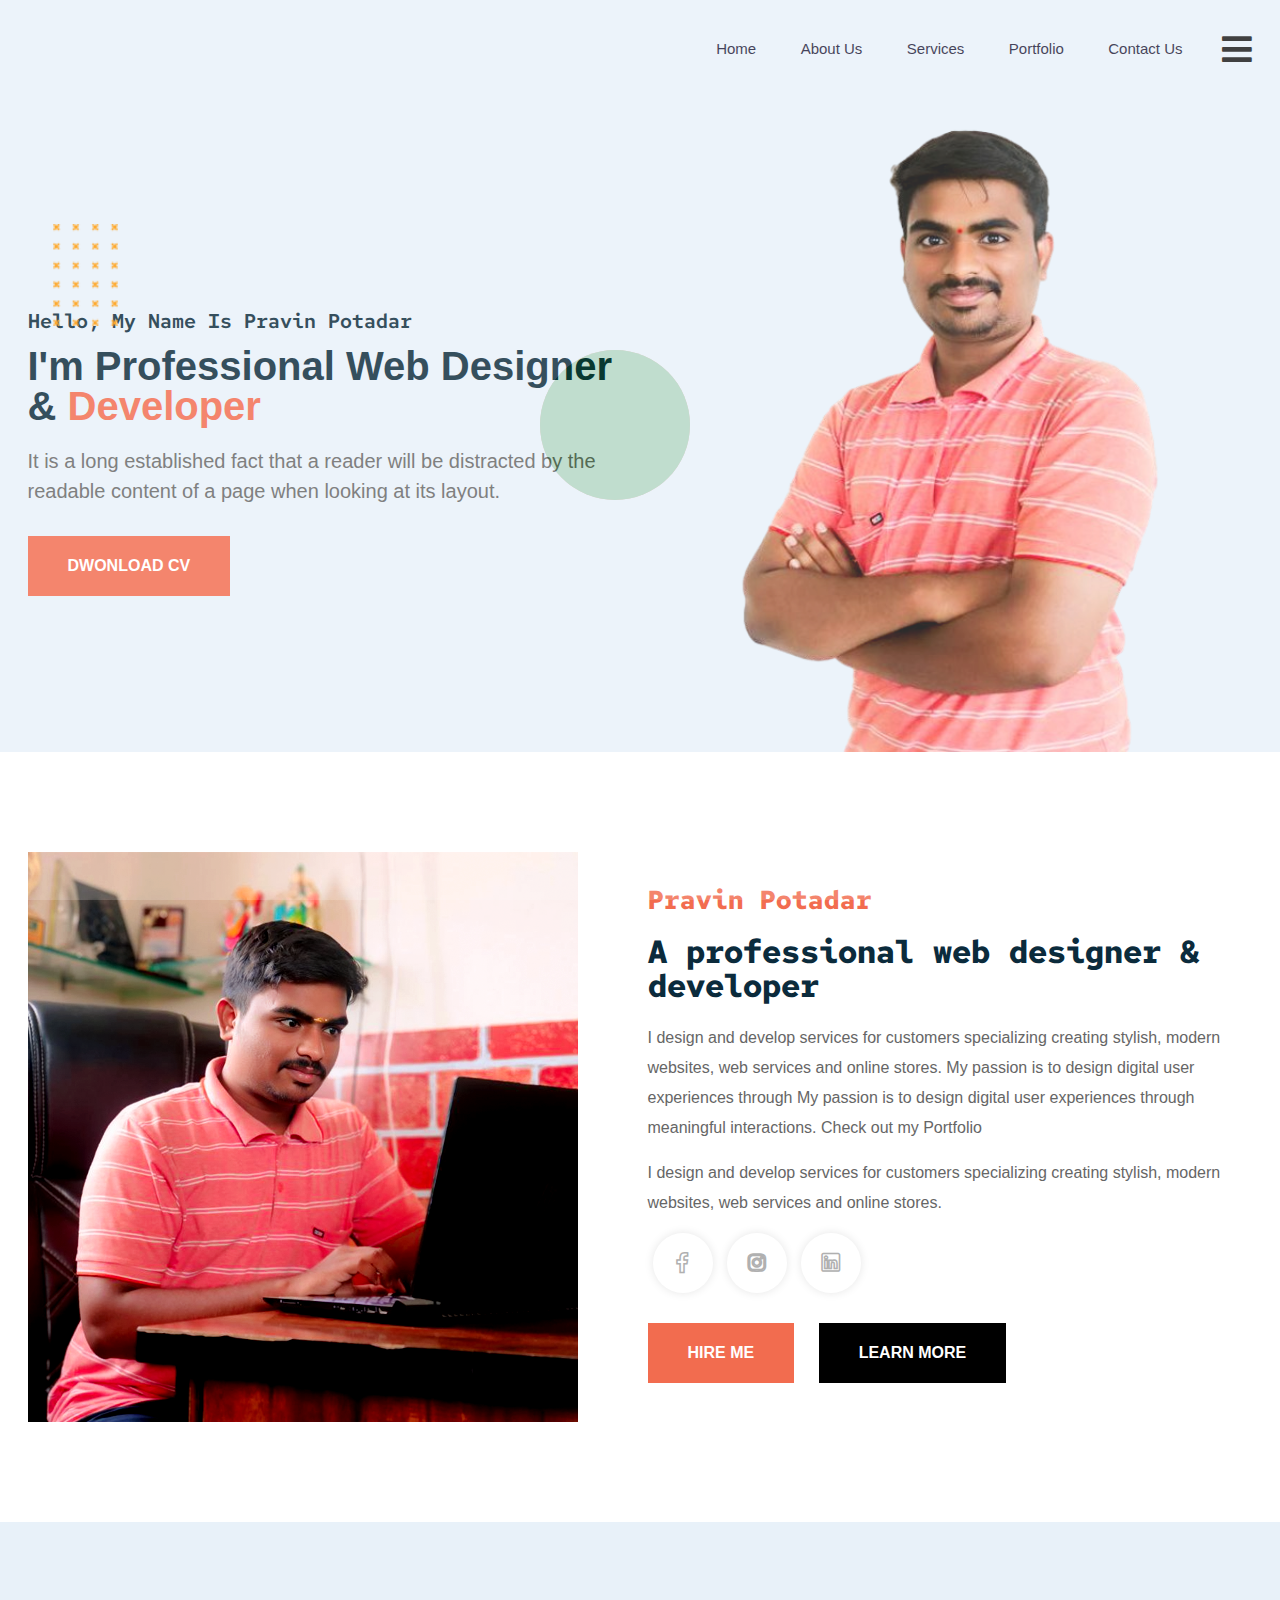
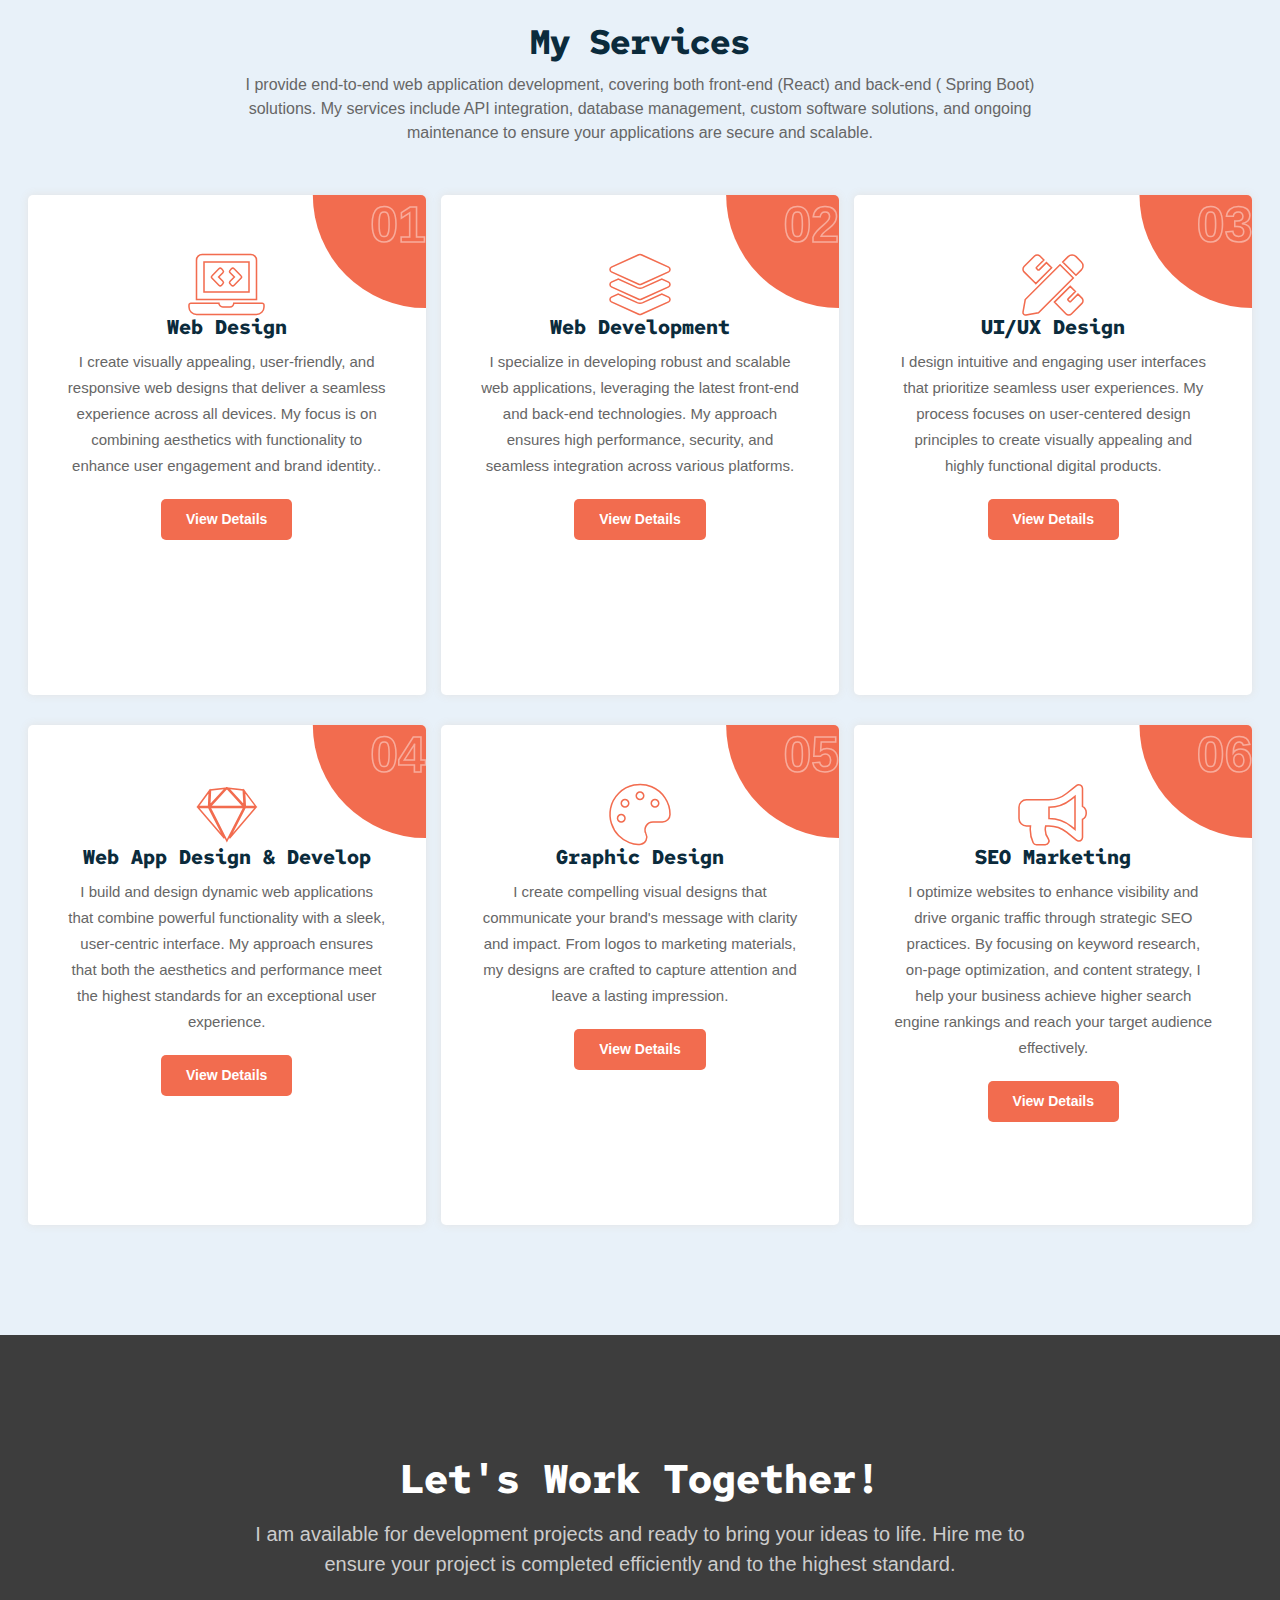
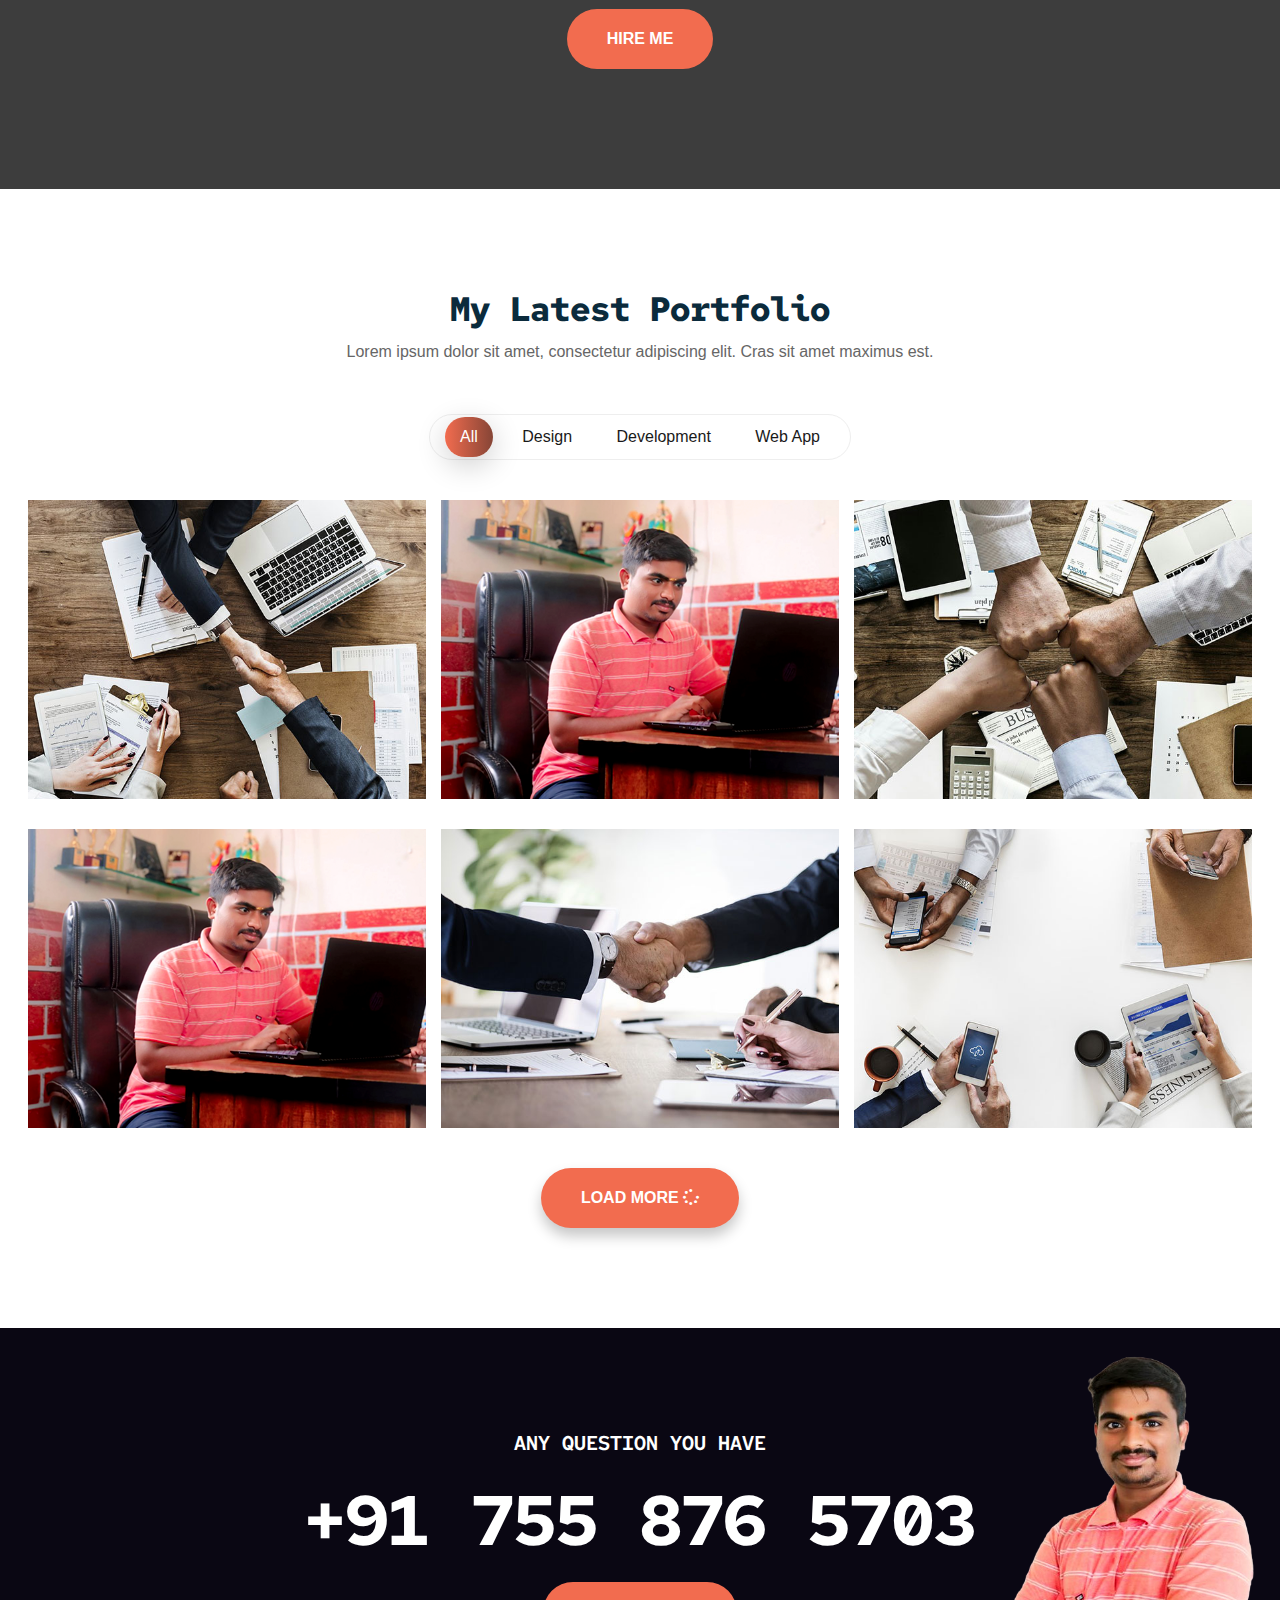
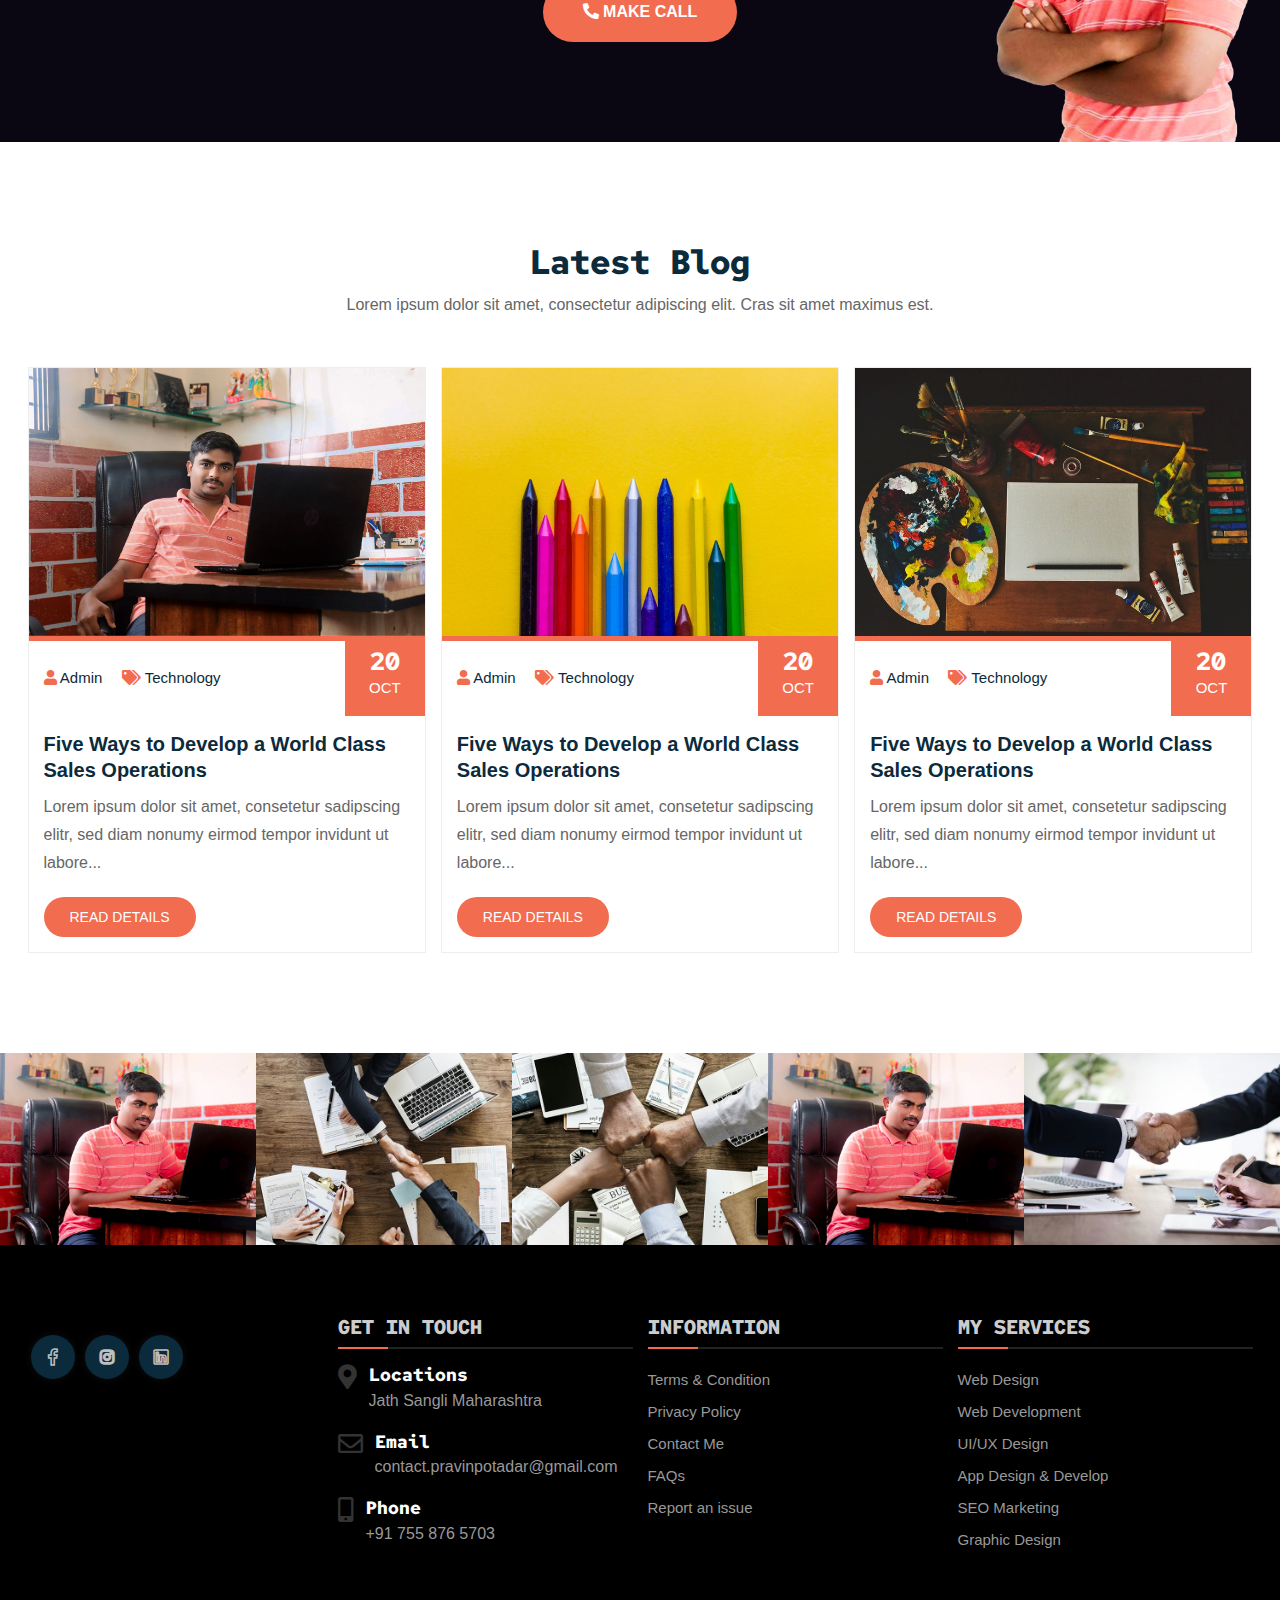
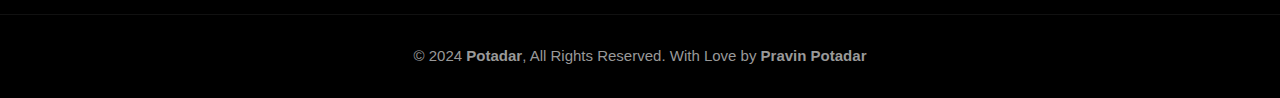
<file: index.html>
<head>
	<meta charset="UTF-8">
	<meta name="viewport" content="width=device-width, initial-scale=1.0">

	<meta name="description" content="Pravin Potadar is a professional full-stack developer specializing in web development, Spring Boot, Java, and more. Explore his portfolio and projects.">
	<meta name="keywords" content="Pravin Potadar, Full-Stack Developer, Web Developer, Java, Spring Boot, Portfolio">
	<meta name="author" content="Pravin Potadar">
	<meta property="og:title" content="Pravin Potadar - Full-Stack Developer">

	
	<title>Pravin Potadar</title>

	<link rel="icon" href="assets/img/icon.png" type="image/gif" sizes="16x16">
	<link rel="icon" href="assets/img/icon.png" type="image/gif" sizes="18x18">
	<link rel="icon" href="assets/img/icon.png" type="image/gif" sizes="20x20">
	<link rel="stylesheet" href="assets/css/bootstrap.min.css">
	<link rel="stylesheet" href="assets/css/fontawesome.all.min.css">
	<link rel="stylesheet" href="assets/css/owl.carousel.min.css">
	<link rel="stylesheet" href="assets/css/owl.theme.default.min.css">
	<link rel="stylesheet" href="assets/css/animate.css">
	<link rel="stylesheet" href="assets/css/typed.css">
	<link rel="stylesheet" href="assets/css/lightcase.css">
	<link rel="stylesheet" href="assets/css/normalize.css">
	<link rel="stylesheet" href="style.css">
	<link rel="stylesheet" href="assets/css/responsive.css">
</head>


<body>
	<!-- Preloader -->
	<div id="preloader">
		<div class="preloader">
			<span></span>
			<span></span>
		</div>
	</div>
	<!-- Start Header Area -->
	<header class="header">
		<div class="container">
			<div class="row">
				<!-- Logo -->
				<div class="col-lg-2 align-self-center">
					<!-- <div class="logo">
						<a href="index.html">
							<img src="assets/img/logo.png" alt="logo">
						</a>
					</div> -->
					<div class="mobile-bar">
						<div class="canvas_open">
							<a href="javascript:void(0)">
								<span></span>
								<span></span>
								<span></span>
							</a>
						</div>
					</div>
				</div>
				<!-- Menu -->
				<div class="col-lg-10">
					<!-- Top Right -->
					<div class="top-right">
						<div class="top-right-btn">
							<i class="fas fa-bars"></i>
						</div>
					</div>
					<!-- Menu -->
					<div class="menu">
						<nav>
							<ul>
								<li class="menu-item-has-children">
									<a href="index.html">Home</a>
								</li>
								<li><a href="about.html">About Us</a></li>
								
								<li class="menu-item-has-children">
									<a href="service.html">Services</a>
								</li>
								<li class="menu-item-has-children">
									<a href="portfolio.html">Portfolio</a>
								</li>
								<!-- <li class="menu-item-has-children">
									<a href="#">Blog</a>
								</li> -->
								<li><a href="contact.html">Contact Us</a></li>
							</ul>
						</nav>
					</div>
				</div>
			</div>
		</div>
	</header>
	<!-- Start Mobile Menu Area -->
	<div class="mobile-menu-area">

		<!--offcanvas menu area start-->
		<div class="off_canvars_overlay">

		</div>
		<div class="offcanvas_menu">
			<div class="offcanvas_menu_wrapper">
				<div class="canvas_close">
					<a href="javascript:void(0)"><i class="fas fa-times"></i></a>
				</div>
				<!-- <div class="mobile-logo">
					<a href="index.html">
						<img src="assets/img/logo.png" alt="logo">
					</a>
				</div> -->
				<div id="menu" class="text-left ">
					<ul class="offcanvas_main_menu">
						<li class="menu-item-has-children active">
							<a href="index.html">Home</a>
						</li>
						<li class="menu-item-has-children">
							<a href="about.html"> About Us</a>
						</li>
						<!-- <li class="menu-item-has-children">
							<a href="#">Page</a>
						</li> -->
						<li class="menu-item-has-children">
							<a href="service.html">Services</a>
						</li>
						<li class="menu-item-has-children">
							<a href="portfolio.html">Portfolio</a>
						</li>
						<!-- <li class="menu-item-has-children">
							<a href="#">Blog</a>
						</li> -->
						<li class="menu-item-has-children">
							<a href="contact.html"> Contact Us</a>
						</li>
					</ul>
				</div>
			</div>
		</div>
	</div>
	<!--offcanvas menu area end-->
	<!-- End Header Area -->
	<div class="off_canvars_overlay"></div>
	<!-- Sidebar Cnavas Content -->
	<div class="sidebar_main_content">
		<div class="sidebar_main_content_full">
			<div class="sidebar_he_a">
				<div class="sidebar-close">
					<i class="fas fa-times"></i>
				</div>
				<h2>About Us</h2>
			</div>
			<div class="content">
				<div class="item">
					<div class="img">
						<img src="assets/img/user.png" alt="img">
					</div>
				</div>
				<div class="item">
					<h4>Name :</h4>
					<p>Pravin Potadar</p>
				</div>
				<div class="item">
					<h4>Email :</h4>
					<p>contact.pravinpotadar@gmail.com</p>
				</div>
				<div class="item">
					<h4>Phone :</h4>
					<p>+91 755 876 5703</p>
				</div>
				<div class="item">
					<h4>Address :</h4>
					<p>Tal - Jath Dist - Sangli State - Maharashtra</p>
				</div>
				<div class="item">
					<h4>About Me :</h4>
					<p>Hello! I'm Pravin Potadar, a passionate and dedicated full-stack developer with a strong
						foundation in both front-end and back-end technologies. With expertise in a wide range of
						programming languages, frameworks, and tools, I build robust and scalable web applications from
						concept to deployment. My problem-solving skills and attention to detail allow me to deliver
						high-quality solutions that meet both user needs and business objectives. Whether it's
						developing seamless user interfaces or optimizing server-side performance, I take pride in
						crafting efficient and maintainable code. </p>
				</div>
				<div class="item">
					<div class="side_social">
						<span><a href="https://www.facebook.com/pravin.potadar.564?mibextid=ZbWKwL"><i class="fab fa-facebook-f"></i></a></span>
						<span><a href="https://www.instagram.com/potadar.pravin?igsh=MWxiZ3p3c2ExNDFzMQ=="><i class="fab fa-instagram"></i></a></span>
						<span><a href="https://www.linkedin.com/in/pravin-potadar-408109256?utm_source=share&utm_campaign=share_via&utm_content=profile&utm_medium=android_app"><i class="fab fa-linkedin"></i></a></span>	
                    </div>
				</div>
				<div class="side_copy_text">
					<p>© 2024 <a href="#">Potadar</a>. Designd By <a href="#">Pravin Potadar</a> All Rights Reserved</p>
				</div>
			</div>
		</div>
	</div>


	<!-- Start Hero Area -->
	<section class="hero-area section-bg">
		<div class="hero-shap">
			<img src="assets/img/star.png" alt="img">
		</div>
		<div class="container">
			<div class="row">
				<!-- Content -->
				<div class="col-lg-6 align-self-center order-lg-first order-last">
					<div class="hero-caption">
						<h4>Hello, my name is Pravin Potadar</h4>
						<h2>I'm Professional Web Designer & <span> Developer</span></h2>
						<p>It is a long established fact that a reader will be distracted by the readable content of a
							page when looking at its layout.</p>
						<div class="h_btn mt-30">
							<a class="button-1" href="ResumeData.pdf">Dwonload Cv<span></span></a>
						</div>
					</div>
				</div>
				<!-- Image -->
				<div class="col-lg-6">
					<div class="hero-img">
						<img src="assets/img/man.png" alt="img">
					</div>
				</div>
			</div>
		</div>
	</section>
	<!-- End Hero Area -->
	<!-- Start About Area -->
	<section class="about-area section-padding">
		<div class="container">
			<div class="row">
				<div class="col-lg-6">
					<div class="about-img">
						<img src="assets/img/about.png" alt="about">
					</div>
				</div>
				<div class="col-lg-6 align-self-center">
					<div class="about-content">
						<h4>Pravin Potadar</h4>
						<h2>A professional web designer & developer</h2>
						<p>I design and develop services for customers specializing creating stylish, modern websites,
							web services and online stores. My passion is to design digital user experiences through My
							passion is to design digital user experiences through meaningful interactions. Check out my
							Portfolio</p>
						<p>I design and develop services for customers specializing creating stylish, modern websites,
							web services and online stores.</p>
						<div class="about-social">
							<span><a href="https://www.facebook.com/pravin.potadar.564?mibextid=ZbWKwL"><i class="fab fa-facebook-f"></i></a></span>
							<span><a href="https://www.instagram.com/potadar.pravin?igsh=MWxiZ3p3c2ExNDFzMQ=="><i class="fab fa-instagram"></i></a></span>
							<span><a href="https://www.linkedin.com/in/pravin-potadar-408109256?utm_source=share&utm_campaign=share_via&utm_content=profile&utm_medium=android_app"><i class="fab fa-linkedin"></i></a></span>	
						</div>
						<div class="about-btn">
							<a class="button-1" href="contact.html">Hire Me <span></span></a>
							<a class="button-1 button-2" href="contact.html">Learn More <span></span></a>
						</div>
					</div>
				</div>
			</div>
		</div>
	</section>
	<!-- End About Area -->
	<!-- Start Services Area -->
	<section class="section-padding-2 section-bg">
		<div class="container">
			<!-- Section Headding -->
			<div class="row">
				<div class="col-lg-8 offset-lg-2 mb-50 text-center">
					<div class="section-headding">
						<h2>My Services</h2>
						<p>I provide end-to-end web application development, covering both front-end (React)
							and back-end ( Spring Boot) solutions. My services include API integration, database
							management, custom software solutions, and ongoing maintenance to ensure your applications
							are secure and scalable.</p>
					</div>
				</div>
			</div>
			<!-- Services Content -->
			<div class="row">
				<!-- Services Single -->
				<div class="col-lg-4 col-md-6 mb-30">
					<div class="services-box">
						<div class="count">
							<span>01</span>
						</div>
						<div class="icon">
							<i class="fas fa-laptop-code"></i>
						</div>
						<h2>Web Design</h2>
						<p>I create visually appealing, user-friendly, and responsive web designs that deliver a
							seamless experience across all devices. My focus is on combining aesthetics with
							functionality to enhance user engagement and brand identity..</p>
						<a class="read_details" href="#">View Details</a>
					</div>
				</div>
				<!-- Services Single -->
				<div class="col-lg-4 col-md-6 mb-30">
					<div class="services-box">
						<div class="count">
							<span>02</span>
						</div>
						<div class="icon">
							<i class="fas fa-layer-group"></i>
						</div>
						<h2>Web Development</h2>
						<p>I specialize in developing robust and scalable web applications, leveraging the latest
							front-end and back-end technologies. My approach ensures high performance, security, and
							seamless integration across various platforms.</p>
						<a class="read_details" href="#">View Details</a>
					</div>
				</div>
				<!-- Services Single -->
				<div class="col-lg-4 col-md-6 mb-30">
					<div class="services-box">
						<div class="count">
							<span>03</span>
						</div>
						<div class="icon">
							<i class="fas fa-pencil-ruler"></i>
						</div>
						<h2>UI/UX Design</h2>
						<p>I design intuitive and engaging user interfaces that prioritize seamless user experiences. My
							process focuses on user-centered design principles to create visually appealing and highly
							functional digital products.</p>
						<a class="read_details" href="#">View Details</a>
					</div>
				</div>
				<!-- Services Single -->
				<div class="col-lg-4 col-md-6 mb-30">
					<div class="services-box" style="margin-bottom: 10px;">
						<div class="count">
							<span>04</span>
						</div>
						<div class="icon">
							<i class="fab fa-sketch"></i>
						</div>
						<h2>Web App Design &amp; Develop</h2>
						<p>I build and design dynamic web applications that combine powerful functionality with a sleek,
							user-centric interface. My approach ensures that both the aesthetics and performance meet
							the highest standards for an exceptional user experience.</p>
						<a class="read_details" href="#">View Details</a>
					</div>
				</div>
				<!-- Services Single -->
				<div class="col-lg-4 col-md-6 mb-30">
					<div class="services-box ">
						<div class="count">
							<span>05</span>
						</div>
						<div class="icon">
							<i class="fas fa-palette"></i>
						</div>
						<h2>Graphic Design</h2>
						<p>I create compelling visual designs that communicate your brand's message with clarity and
							impact. From logos to marketing materials, my designs are crafted to capture attention and
							leave a lasting impression.</p>
						<div>
						</div>
						<div></div>
						<a class="read_details" href="#">View Details</a>
					</div>
				</div>
				<!-- Services Single -->
				<div class="col-lg-4 col-md-6 mb-30">
					<div class="services-box">
						<div class="count">
							<span>06</span>
						</div>
						<div class="icon">
							<i class="fas fa-bullhorn"></i>
						</div>
						<h2>SEO Marketing</h2>
						<p>I optimize websites to enhance visibility and drive organic traffic through strategic SEO
							practices. By focusing on keyword research, on-page optimization, and content strategy, I
							help your business achieve higher search engine rankings and reach your target audience
							effectively.</p>
						<a class="read_details" href="#">View Details</a>
					</div>
				</div>
			</div>
		</div>
	</section>
	<!-- End Services Area -->
	<!-- Start Hire Area -->
	<section class="hire-area" style="background-image: url('assets/img/hire-area.jpg');">
		<div class="container">
			<div class="row">
				<div class="col-lg-8 offset-lg-2">
					<div class="hire-area-content">
						<h2>Let's Work Together!</h2>
						<p>I am available for development projects and ready to bring your ideas to life. Hire me to
							ensure your project is completed efficiently and to the highest standard.</p>
						<a class="button-1" href="contact.html">Hire Me <span></span></a>
					</div>
				</div>
			</div>
		</div>
	</section>
	<!-- End Hire Area -->
	<!-- Start Portfolio Area -->
	<section class="section-padding">
		<div class="container">
			<!-- Section Headding -->
			<div class="row">
				<div class="col-lg-8 offset-lg-2 mb-50 text-center">
					<div class="section-headding">
						<h2>My Latest Portfolio</h2>
						<p>Lorem ipsum dolor sit amet, consectetur adipiscing elit. Cras sit amet maximus est.</p>
					</div>
				</div>
			</div>
			<!-- Category -->
			<div class="row">
				<div class="col-lg-12 mb-40">
					<div class="portfolio-category-list">
						<ul>
							<li data-filter="all">All</li>
							<li data-filter=".design">Design</li>
							<li data-filter=".development">Development</li>
							<li data-filter=".app">Web App</li>
						</ul>
					</div>
				</div>
			</div>
			<!-- Portfolio -->
			<div class="row portfolio-full portF">
				<!-- Single -->
				<div class="col-lg-4 col-md-6 mb-30 mix design app">
					<div class="portfolio-item">
						<img src="assets/img/portfolio/2.jpg" alt="portfolio-item">
						<div class="portfolio-overly">
							<div class="portfolio-overly-full">
								<p>Crearive Design</p>
								<ul>
									<li><a data-rel="lightcase:portfolio" href="assets/img/portfolio/2.jpg"><i
												class="far fa-eye"></i></a></li>
									<li><a href="#"><i class="fas fa-link"></i></a></li>
								</ul>
							</div>
						</div>
					</div>
				</div>
				<!-- Single -->
				<div class="col-lg-4 col-md-6 mb-30 mix app development">
					<div class="portfolio-item">
						<img src="assets/img/portfolio/1.png" alt="portfolio-item">
						<div class="portfolio-overly">
							<div class="portfolio-overly-full">
								<p>Crearive Design</p>
								<ul>
									<li><a data-rel="lightcase:portfolio" href="assets/img/portfolio/1.png"><i
												class="far fa-eye"></i></a></li>
									<li><a href="#"><i class="fas fa-link"></i></a></li>
								</ul>
							</div>
						</div>
					</div>
				</div>
				<!-- Single -->
				<div class="col-lg-4 col-md-6 mb-30 mix development">
					<div class="portfolio-item">
						<img src="assets/img/portfolio/3.jpg" alt="portfolio-item">
						<div class="portfolio-overly">
							<div class="portfolio-overly-full">
								<p>Crearive Design</p>
								<ul>
									<li><a data-rel="lightcase:portfolio" href="assets/img/portfolio/3.jpg"><i
												class="far fa-eye"></i></a></li>
									<li><a href="#"><i class="fas fa-link"></i></a></li>
								</ul>
							</div>
						</div>
					</div>
				</div>
				<!-- Single -->
				<div class="col-lg-4 col-md-6 mb-30 mix design app">
					<div class="portfolio-item">
						<img src="assets/img/portfolio/4.png" alt="portfolio-item">
						<div class="portfolio-overly">
							<div class="portfolio-overly-full">
								<p>Crearive Design</p>
								<ul>
									<li><a data-rel="lightcase:portfolio" href="assets/img/portfolio/4.png"><i
												class="far fa-eye"></i></a></li>
									<li><a href="#"><i class="fas fa-link"></i></a></li>
								</ul>
							</div>
						</div>
					</div>
				</div>
				<!-- Single -->
				<div class="col-lg-4 col-md-6 mb-30 mix design development">
					<div class="portfolio-item">
						<img src="assets/img/portfolio/5.jpg" alt="portfolio-item">
						<div class="portfolio-overly">
							<div class="portfolio-overly-full">
								<p>Crearive Design</p>
								<ul>
									<li><a data-rel="lightcase:portfolio" href="assets/img/portfolio/5.jpg"><i
												class="far fa-eye"></i></a></li>
									<li><a href="#"><i class="fas fa-link"></i></a></li>
								</ul>
							</div>
						</div>
					</div>
				</div>
				<!-- Single -->
				<div class="col-lg-4 col-md-6 mb-30 mix design app development">
					<div class="portfolio-item">
						<img src="assets/img/portfolio/6.jpg" alt="portfolio-item">
						<div class="portfolio-overly">
							<div class="portfolio-overly-full">
								<p>Crearive Design</p>
								<ul>
									<li><a data-rel="lightcase:portfolio" href="assets/img/portfolio/6.jpg"><i
												class="far fa-eye"></i></a></li>
									<li><a href="#"><i class="fas fa-link"></i></a></li>
								</ul>
							</div>
						</div>
					</div>
				</div>
			</div>
			<div class="row mt-10">
				<div class="col-lg-12 text-center">
					<a class="button-1 button-round" href="portfolio.html">Load More <i
							class="fas fa-spinner fa-spin"></i> <span></span></a>
				</div>
			</div>
		</div>
	</section>
	<!-- End Portfolio Area -->
	<!-- Start Call Now Section -->
	<section class="call-now-section section-padding">
		<div class="container">
			<div class="row">
				<div class="col-lg-10 offset-lg-1">
					<div class="call_now_content text-center">
						<h4 class="sc_subtitle text-white"><span>any question you have</span> </h4>
						<h2>+91 755 876 5703</h2>
						<a class="button-1 button-radious" href="#"><i class="fas fa-phone-alt"></i> Make Call
							<span></span></a>
					</div>
				</div>
			</div>
		</div>
		<div class="call_now_img">
			<img src="assets/img/call.png" alt="call">
		</div>
	</section>
	<!-- End Call Now Section -->
	<!-- Start Testimonial Area -->
	<!-- <section class="section-padding section-bg">
		<div class="container"> -->
			<!-- Section Headding -->
			<!-- <div class="row">
				<div class="col-lg-8 offset-lg-2 mb-50 text-center">
					<div class="section-headding">
						<h2>My Testimonial</h2>
						<p>Clients appreciate my commitment to delivering high-quality, reliable solutions that exceed
							expectations. Their feedback highlights my professionalism, technical expertise, and
							dedication to turning their visions into reality.</p>
					</div>
				</div>
			</div> -->
			<!-- <div class="row">
				<div class="testimonial-full owl-carousel">-->
					<!-- single -->
					<!-- <div class="testimonial-single">
						<div class="testimonial-single-header">
							<div class="thumbnail">
								<img src="assets/img/tes1.png" alt="testimonial">
							</div>
							<div class="testimonial-title">
								<h4>Rachel Adams</h4>
								<p>Regular Clients</p>
								<div class="tes_review">
									<span><i class="fas fa-star"></i></span>
									<span><i class="fas fa-star"></i></span>
									<span><i class="fas fa-star"></i></span>
									<span><i class="fas fa-star"></i></span>
									<span><i class="fas fa-star"></i></span>
								</div>
							</div>
						</div>
						<div class="testimonial-single-footer">
							<p>We are a team of professional and enthusiastic people, who like what they do and are
								always in the process of growing and improving their skills.</p>
						</div>
					</div>  -->
					<!-- single -->
					<!-- <div class="testimonial-single">
						<div class="testimonial-single-header">
							<div class="thumbnail">
								<img src="assets/img/tes2.jpg" alt="testimonial">
							</div>
							<div class="testimonial-title">
								<h4>Rachel Adams</h4>
								<p>Regular Clients</p>
								<div class="tes_review">
									<span><i class="fas fa-star"></i></span>
									<span><i class="fas fa-star"></i></span>
									<span><i class="fas fa-star"></i></span>
									<span><i class="fas fa-star"></i></span>
									<span><i class="fas fa-star"></i></span>
								</div>
							</div>
						</div>
						<div class="testimonial-single-footer">
							<p>We are a team of professional and enthusiastic people, who like what they do and are
								always in the process of growing and improving their skills.</p>
						</div>
					</div> -->
					<!-- single -->
					<!-- <div class="testimonial-single">
						<div class="testimonial-single-header">
							<div class="thumbnail">
								<img src="assets/img/tes1.png" alt="testimonial">
							</div>
							<div class="testimonial-title">
								<h4>Rachel Adams</h4>
								<p>Regular Clients</p>
								<div class="tes_review">
									<span><i class="fas fa-star"></i></span>
									<span><i class="fas fa-star"></i></span>
									<span><i class="fas fa-star"></i></span>
									<span><i class="fas fa-star"></i></span>
									<span><i class="fas fa-star"></i></span>
								</div>
							</div>
						</div>
						<div class="testimonial-single-footer">
							<p>We are a team of professional and enthusiastic people, who like what they do and are
								always in the process of growing and improving their skills.</p>
						</div>
					</div>
				</div>
			</div>
		</div>
	</section> -->
	<!-- End Testimonial Area -->
	<!-- Start Blog Area -->
	<section class="section-padding-2">
		<div class="container">
			<!-- Section Headding -->
			<div class="row">
				<div class="col-lg-8 offset-lg-2 mb-50 text-center">
					<div class="section-headding">
						<h2>Latest Blog</h2>
						<p>Lorem ipsum dolor sit amet, consectetur adipiscing elit. Cras sit amet maximus est.</p>
					</div>
				</div>
			</div>
			<div class="row">
				<!-- Single -->
				<div class="col-lg-4 col-md-6 mb-30">
					<div class="blog-item">
						<div class="blog-thumbnail">
							<a href="#">
								<img src="assets/img/blog/1.png" alt="blog">
							</a>
						</div>
						<div class="blog_author">
							<div class="blog-meta">
								<a href="#"><i class="fas fa-user"></i> Admin</a>
								<a href="#"><i class="fas fa-tags"></i> Technology</a>
							</div>
							<div class="pb-right">
								<h3>20</h3>
								<span>Oct</span>
							</div>
						</div>
						<div class="blog-content">
							<h3><a href="#">Five Ways to Develop a World Class Sales Operations</a></h3>
							<p>Lorem ipsum dolor sit amet, consetetur sadipscing elitr, sed diam nonumy eirmod tempor
								invidunt ut labore... </p>
							<a class="button-1 read-details" href="#">Read Details <span></span></a>
						</div>
					</div>
				</div>
				<!-- Single -->
				<div class="col-lg-4 col-md-6 mb-30">
					<div class="blog-item">
						<div class="blog-thumbnail">
							<a href="#">
								<img src="assets/img/blog/2.jpg" alt="blog">
							</a>
						</div>
						<div class="blog_author">
							<div class="blog-meta">
								<a href="#"><i class="fas fa-user"></i> Admin</a>
								<a href="#"><i class="fas fa-tags"></i> Technology</a>
							</div>
							<div class="pb-right">
								<h3>20</h3>
								<span>Oct</span>
							</div>
						</div>
						<div class="blog-content">
							<h3><a href="#">Five Ways to Develop a World Class Sales Operations</a></h3>
							<p>Lorem ipsum dolor sit amet, consetetur sadipscing elitr, sed diam nonumy eirmod tempor
								invidunt ut labore... </p>
							<a class="button-1 read-details" href="#">Read Details <span></span></a>
						</div>
					</div>
				</div>
				<!-- Single -->
				<div class="col-lg-4 col-md-6 mb-30">
					<div class="blog-item">
						<div class="blog-thumbnail">
							<a href="#">
								<img src="assets/img/blog/3.jpg" alt="blog">
							</a>
						</div>
						<div class="blog_author">
							<div class="blog-meta">
								<a href="#"><i class="fas fa-user"></i> Admin</a>
								<a href="#"><i class="fas fa-tags"></i> Technology</a>
							</div>
							<div class="pb-right">
								<h3>20</h3>
								<span>Oct</span>
							</div>
						</div>
						<div class="blog-content">
							<h3><a href="#">Five Ways to Develop a World Class Sales Operations</a></h3>
							<p>Lorem ipsum dolor sit amet, consetetur sadipscing elitr, sed diam nonumy eirmod tempor
								invidunt ut labore... </p>
							<a class="button-1 read-details" href="#">Read Details <span></span></a>
						</div>
					</div>
				</div>
			</div>
		</div>
	</section>
	<!-- Start Blog Area -->
	<!-- Start allery Area -->
	<div class="gallery-area">
		<div class="gallery-slider owl-carousel">
			<!-- Single -->
			<div class="gallery-item">
				<img src="assets/img/portfolio/1.png" alt="photo">
				<div class="gallery-item-overly">
					<a data-rel="lightcase:gallery" href="assets/img/portfolio/1.png">+</a>
				</div>
			</div>
			<!-- Single -->
			<div class="gallery-item">
				<img src="assets/img/portfolio/2.jpg" alt="photo">
				<div class="gallery-item-overly">
					<a data-rel="lightcase:gallery" href="assets/img/portfolio/2.jpg">+</a>
				</div>
			</div>
			<!-- Single -->
			<div class="gallery-item">
				<img src="assets/img/portfolio/3.jpg" alt="photo">
				<div class="gallery-item-overly">
					<a data-rel="lightcase:gallery" href="assets/img/portfolio/3.jpg">+</a>
				</div>
			</div>
			<!-- Single -->
			<div class="gallery-item">
				<img src="assets/img/portfolio/4.png" alt="photo">
				<div class="gallery-item-overly">
					<a data-rel="lightcase:gallery" href="assets/img/portfolio/4.png">+</a>
				</div>
			</div>
			<!-- Single -->
			<div class="gallery-item">
				<img src="assets/img/portfolio/5.jpg" alt="photo">
				<div class="gallery-item-overly">
					<a data-rel="lightcase:gallery" href="assets/img/portfolio/5.jpg">+</a>
				</div>
			</div>
			<!-- Single -->
			<div class="gallery-item">
				<img src="assets/img/portfolio/6.jpg" alt="photo">
				<div class="gallery-item-overly">
					<a data-rel="lightcase:gallery" href="assets/img/portfolio/6.jpg">+</a>
				</div>
			</div>
		</div>
	</div>
	<!-- End allery Area -->
	
	<!-- Start Footer Area -->
<footer class="footer">
		<!-- Footer Top -->
		<div class="footer-top pt-70 pb-20">
			<div class="container">
				<div class="row">
					<!-- Single -->
					<div class="col-lg-3 col-md-6 mb-30">
						<div class="footer_w_item">
							<div class="f_logo mb-20">
								<a href="#">
									<!-- <img src="assets/img/white-logo.png" alt="logo"> -->
								</a>
							</div>
							<!-- <p>Lorem ipsum dolor sit amet, consectetur adipiscing elit. Integer elementum dui in
								suscipit congue.</p> -->
							<div class="footer_social">
								<span><a href="https://www.facebook.com/pravin.potadar.564?mibextid=ZbWKwL"><i class="fab fa-facebook-f"></i></a></span>
								<span><a href="https://www.instagram.com/potadar.pravin?igsh=MWxiZ3p3c2ExNDFzMQ=="><i class="fab fa-instagram"></i></a></span>
								<span><a href="https://www.linkedin.com/in/pravin-potadar-408109256?utm_source=share&utm_campaign=share_via&utm_content=profile&utm_medium=android_app"><i class="fab fa-linkedin"></i></a></span>	
							</div>
						</div>
					</div>
					<!-- Single -->
					<div class="col-lg-3 col-md-6 mb-30">
						<div class="footer_w_item">
							<h3>Get In Touch</h3>
							<div class="footer-get-in">
								<div class="single">
									<div class="icon">
										<i class="fas fa-map-marker-alt"></i>
									</div>
									<div class="con">
										<h4>Locations</h4>
										<p> Jath Sangli Maharashtra</p>
									</div>
								</div>
								<div class="single">
									<div class="icon">
										<i class="far fa-envelope"></i>
									</div>
									<div class="con">
										<h4>Email</h4>
										<p> contact.pravinpotadar@gmail.com</p>
									</div>
								</div>
								<div class="single">
									<div class="icon">
										<i class="fas fa-mobile-alt"></i>
									</div>
									<div class="con">
										<h4>Phone</h4>
										<p>+91 755 876 5703</p>
									</div>
								</div>
							</div>
						</div>
					</div>
					<!-- Single -->
					<div class="col-lg-3 col-md-6 mb-30">
						<div class="footer_w_item">
							<h3>Information</h3>
							<ul>
								<li><a href="#">Terms & Condition</a></li>
								<li><a href="#">Privacy Policy</a></li>
								<li><a href="#">Contact Me</a></li>
								<li><a href="#">FAQs</a></li>
								<li><a href="#">Report an issue</a></li>
							</ul>
						</div>
					</div>
					<!-- Single -->
					<div class="col-lg-3 col-md-6 mb-30">
						<div class="footer_w_item">
							<h3>My Services</h3>
							<ul>
								<li><a href="#">Web Design</a></li>
								<li><a href="#">Web Development</a></li>
								<li><a href="#">UI/UX Design</a></li>
								<li><a href="#">App Design & Develop</a></li>
								<li><a href="#">SEO Marketing</a></li>
								<li><a href="#">Graphic Design</a></li>
							</ul>
						</div>
					</div>
				</div>
			</div>
		</div>
		<!-- Footer Bottom -->
		<div class="footer-bottom pt-30 pb-30">
			<div class="container">
				<div class="row">
					<div class="col-lg-12 text-center">
						<div class="f_copy_text">
							<p>&copy; 2024 <strong>Potadar</strong>, All Rights Reserved. With Love by <a
									href="#">Pravin Potadar</a></p>
						</div>
					</div>
				</div>
			</div>
		</div>
	</footer>
	<!-- End Footer Area -->
	<div class="scroll-area">
		<i class="fa fa-angle-up"></i>
	</div>


	<!-- Js File -->
	 <script src="msg.js"></script>
	<script src="assets/js/modernizr.min.js"></script>
	<script src="assets/js/jquery-3.6.0.min.js"></script>
	<script src="assets/js/popper.min.js"></script>
	<script src="assets/js/bootstrap.min.js"></script>
	<script src="assets/js/owl.carousel.min.js"></script>
	<script src="assets/js/lightcase.js"></script>
	<script src="assets/js/mixitup.min.js"></script>
	<script src="assets/js/wow.min.js"></script>
	<script src="assets/js/typed.js"></script>
	<script src="assets/js/particles.js"></script>
	<script src="assets/js/script.js"></script>
	<script src="assets/js/mobile-menu.js"></script>
	<script src="assets/js/ajax-form.js"></script>
</body>

<!-- Mirrored from preetheme.com/html/cwt/cwt/index.html by HTTrack Website Copier/3.x [XR&CO'2014], Thu, 25 Jul 2024 17:04:00 GMT -->

</html>
</file>
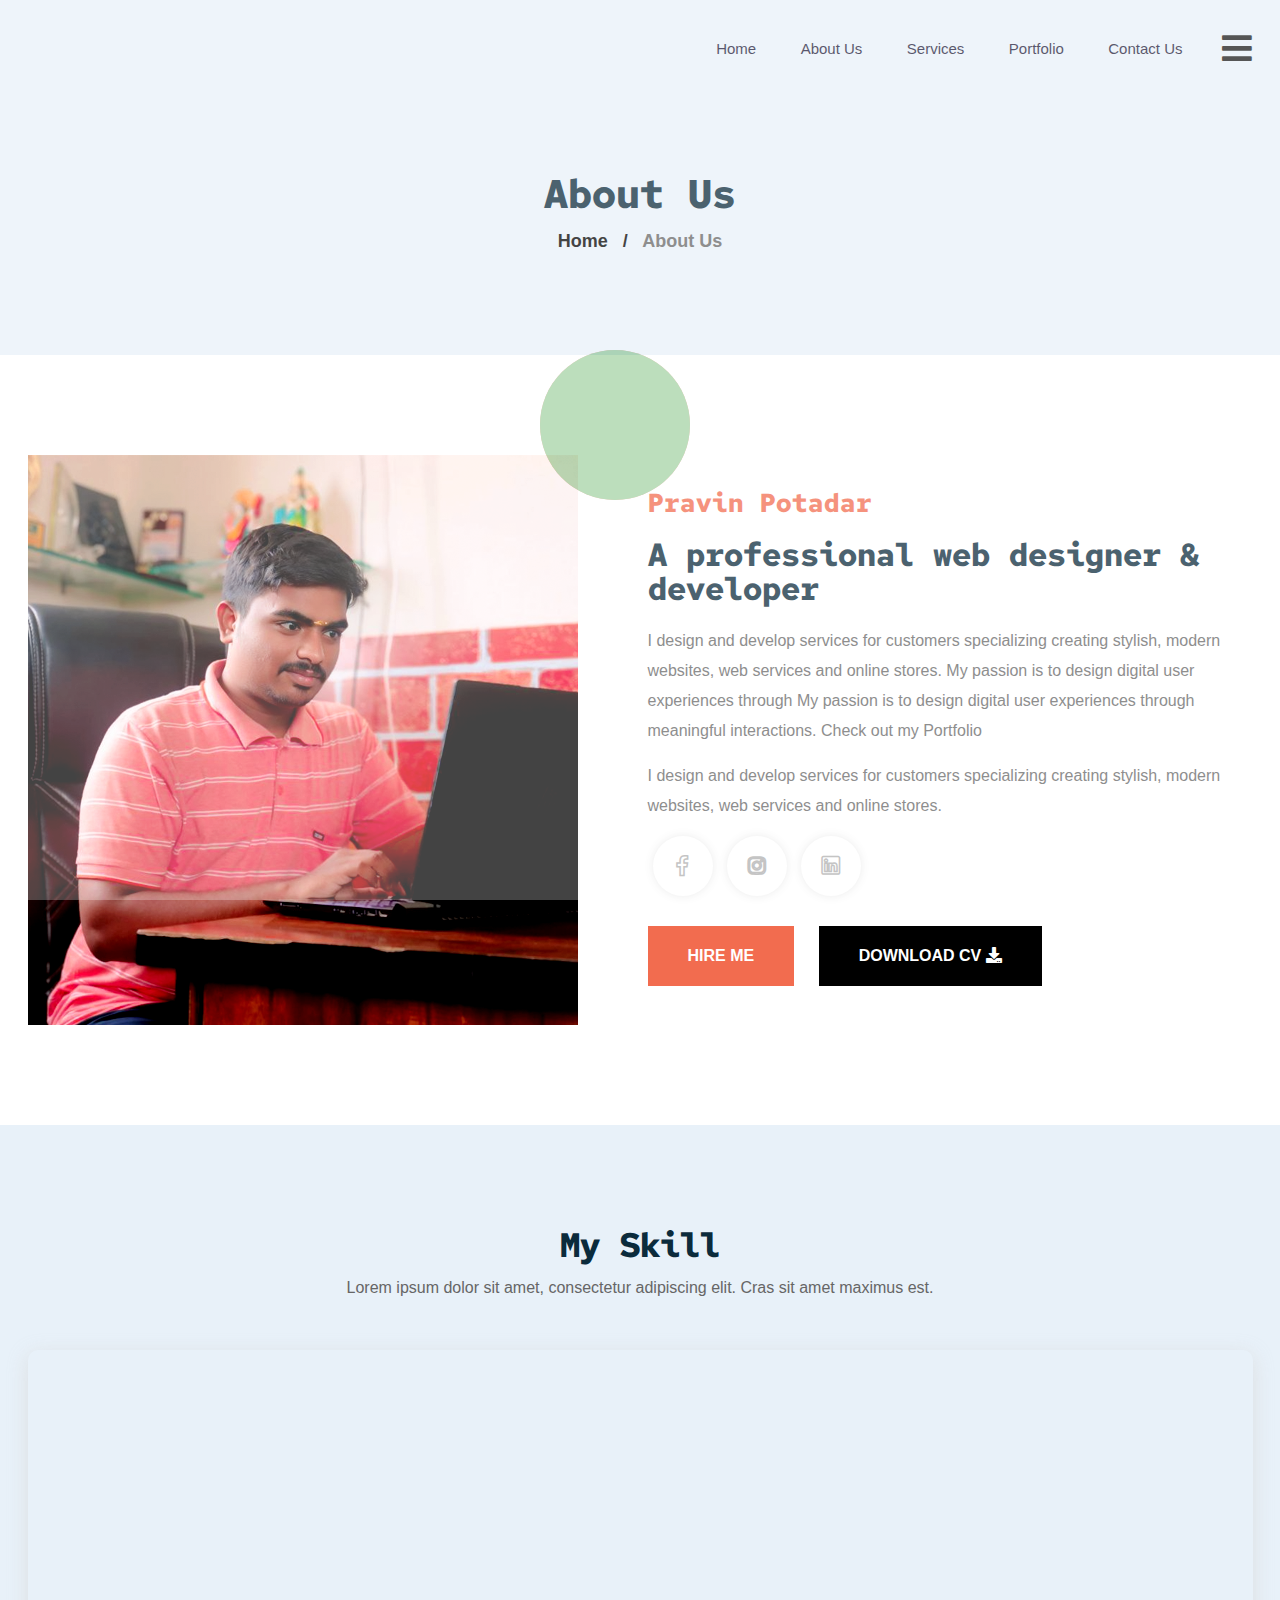
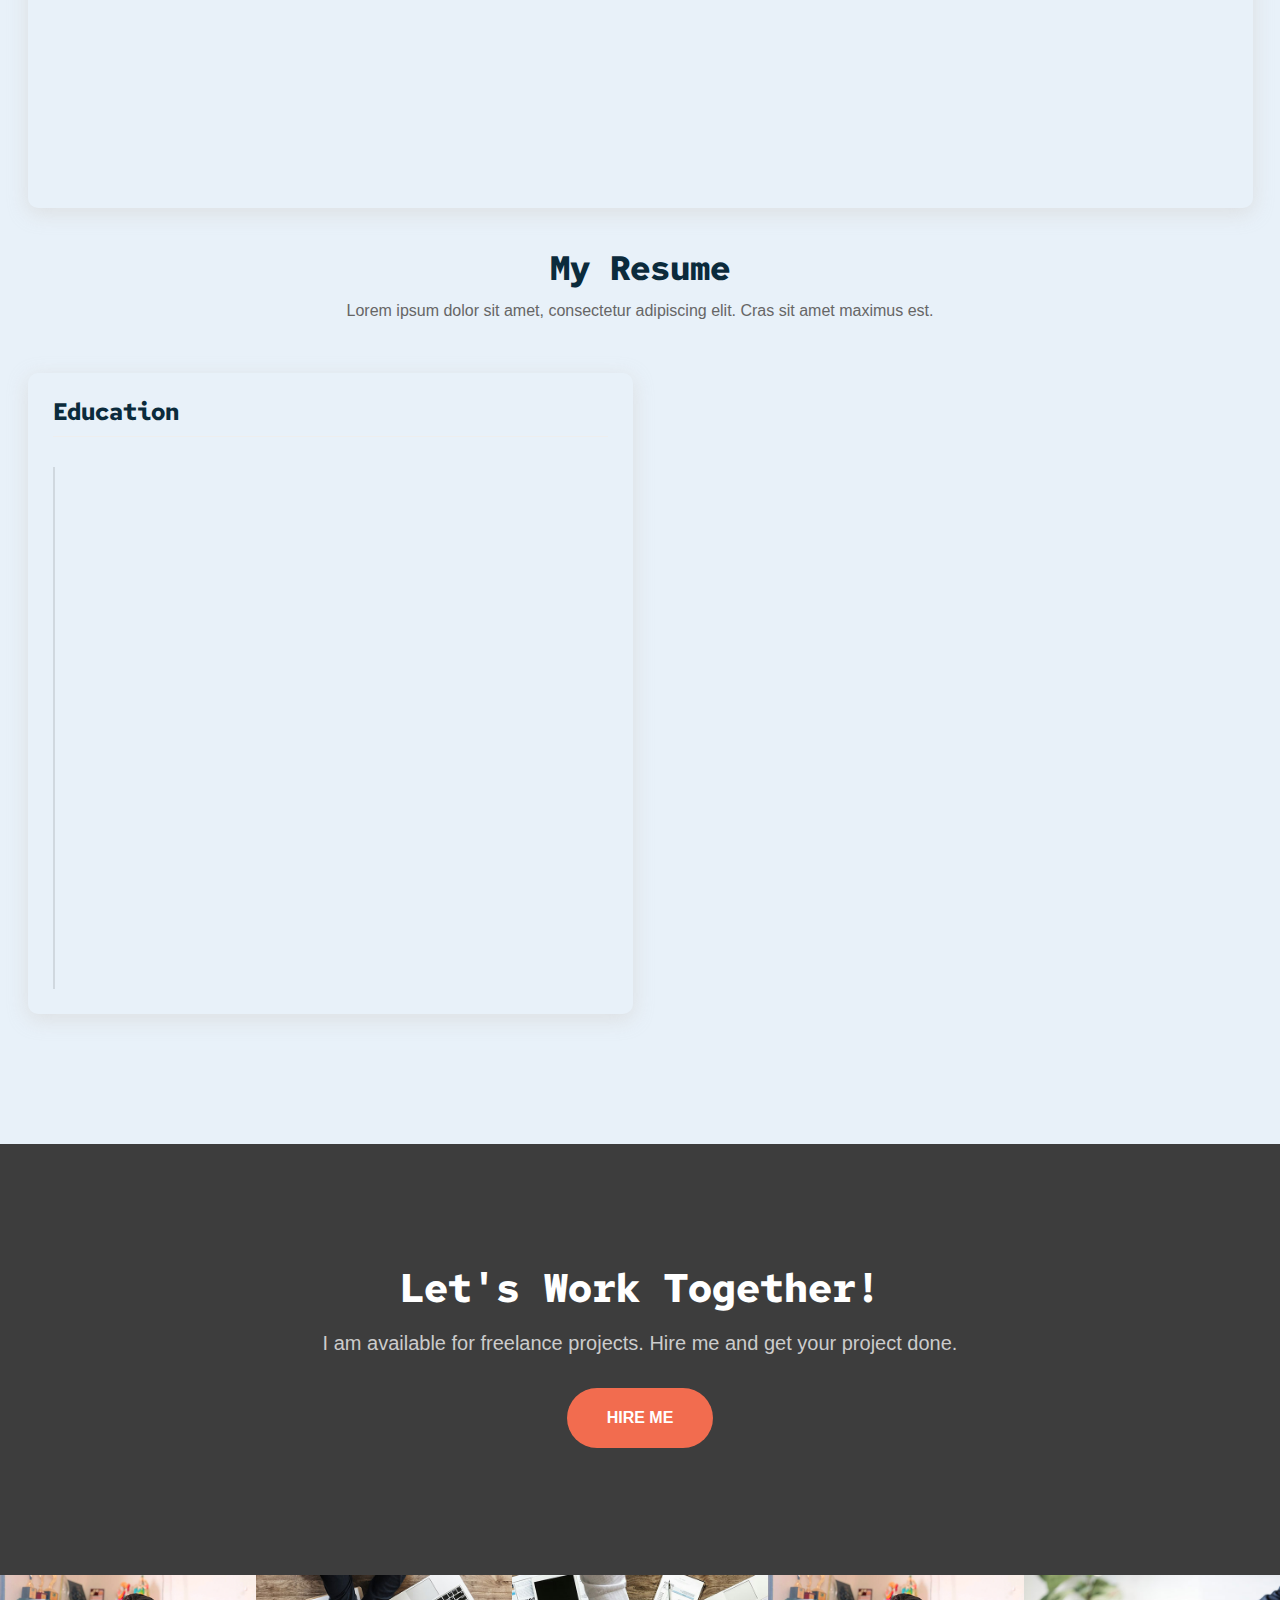
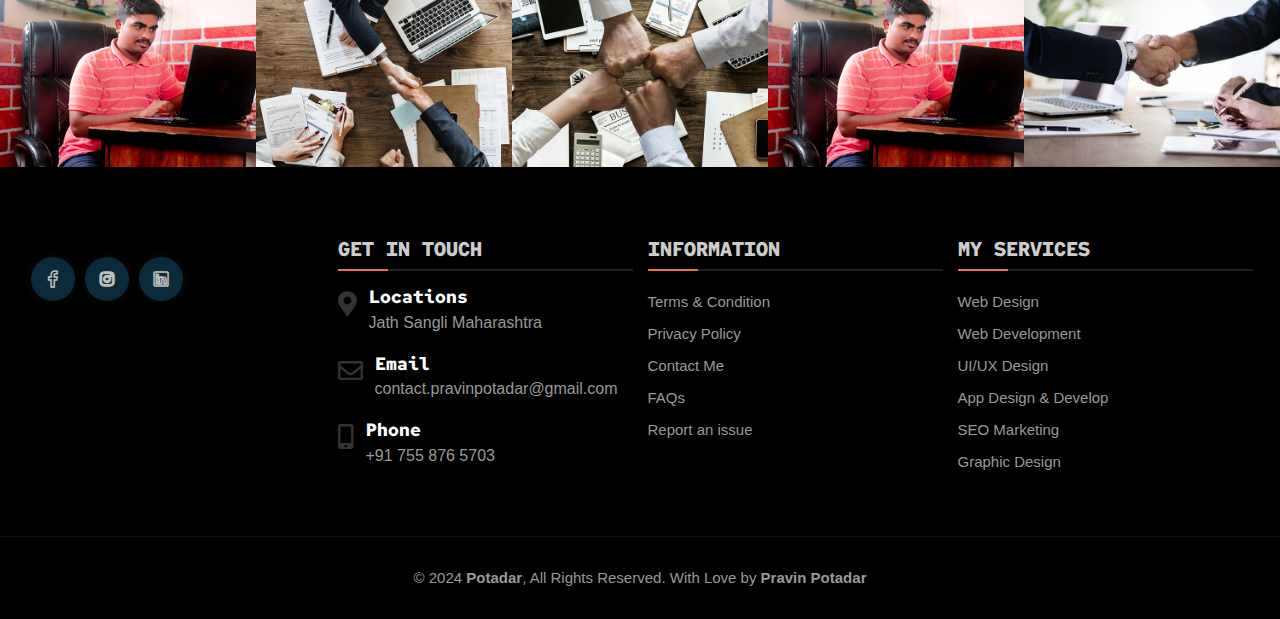
<file: about.html>
<!DOCTYPE html>
<html class="no-js" lang="en">

<!-- Mirrored from preetheme.com/html/cwt/cwt/index.html by HTTrack Website Copier/3.x [XR&CO'2014], Thu, 25 Jul 2024 17:03:56 GMT -->

<head>
	<meta charset="UTF-8">
	<meta name="viewport" content="width=device-width, initial-scale=1.0">
	<meta name="viewport" content="width=device-width, initial-scale=1, shrink-to-fit=no">
	<title>Pravin Potadar</title>
	<link rel="icon" href="assets/img/icon.png" type="image/gif" sizes="16x16">
	<link rel="icon" href="assets/img/icon.png" type="image/gif" sizes="18x18">
	<link rel="icon" href="assets/img/icon.png" type="image/gif" sizes="20x20">

	<link rel="stylesheet" href="assets/css/bootstrap.min.css">
	<link rel="stylesheet" href="assets/css/fontawesome.all.min.css">
	<link rel="stylesheet" href="assets/css/owl.carousel.min.css">
	<link rel="stylesheet" href="assets/css/owl.theme.default.min.css">
	<link rel="stylesheet" href="assets/css/animate.css">
	<link rel="stylesheet" href="assets/css/typed.css">
	<link rel="stylesheet" href="assets/css/lightcase.css">
	<link rel="stylesheet" href="assets/css/normalize.css">
	<link rel="stylesheet" href="style.css">
	<link rel="stylesheet" href="assets/css/responsive.css">

</head>

<body>
	<!-- Preloader -->
	<div id="preloader">
		<div class="preloader">
			<span></span>
			<span></span>
		</div>
	</div>
	<!-- Start Header Area -->
	<header class="header">
		<div class="container">
			<div class="row">
				<!-- Logo -->
				<div class="col-lg-2 align-self-center">
					<!-- <div class="logo">
						<a href="index.html">
							<img src="assets/img/logo.png" alt="logo">
						</a>
					</div> -->
					<div class="mobile-bar">
						<div class="canvas_open">
							<a href="javascript:void(0)">
								<span></span>
								<span></span>
								<span></span>
							</a>
						</div>
					</div>
				</div>
				<!-- Menu -->
				<div class="col-lg-10">
					<!-- Top Right -->
					<div class="top-right">
						<div class="top-right-btn">
							<i class="fas fa-bars"></i>
						</div>
					</div>
					<!-- Menu -->
					<div class="menu">
						<nav>
							<ul>
								<li class="menu-item-has-children">
									<a href="index.html">Home</a>
								</li>
								<li><a href="about.html">About Us</a></li>
								
								<li class="menu-item-has-children">
									<a href="service.html">Services</a>
								</li>
								<li class="menu-item-has-children">
									<a href="portfolio.html">Portfolio</a>
								</li>
								<!-- <li class="menu-item-has-children">
									<a href="#">Blog</a>
								</li> -->
								<li><a href="contact.html">Contact Us</a></li>
							</ul>
						</nav>
					</div>
				</div>
			</div>
		</div>
	</header>
	<!-- Start Mobile Menu Area -->
	<div class="mobile-menu-area">

		<!--offcanvas menu area start-->
		<div class="off_canvars_overlay">

		</div>
		<div class="offcanvas_menu">
			<div class="offcanvas_menu_wrapper">
				<div class="canvas_close">
					<a href="javascript:void(0)"><i class="fas fa-times"></i></a>
				</div>
				<!-- <div class="mobile-logo">
					<a href="index.html">
						<img src="assets/img/logo.png" alt="logo">
					</a>
				</div> -->
				<div id="menu" class="text-left ">
					<ul class="offcanvas_main_menu">
						<li class="menu-item-has-children active">
							<a href="index.html">Home</a>
						</li>
						<li class="menu-item-has-children">
							<a href="about.html"> About Us</a>
						</li>
						<!-- <li class="menu-item-has-children">
							<a href="#">Page</a>
						</li> -->
						<li class="menu-item-has-children">
							<a href="service.html">Services</a>
						</li>
						<li class="menu-item-has-children">
							<a href="portfolio.html">Portfolio</a>
						</li>
						<!-- <li class="menu-item-has-children">
							<a href="#">Blog</a>
						</li> -->
						<li class="menu-item-has-children">
							<a href="contact.html"> Contact Us</a>
						</li>
					</ul>
				</div>
			</div>
		</div>
	</div>
	<!--offcanvas menu area end-->
	<!-- End Header Area -->
	<div class="off_canvars_overlay"></div>
	<!-- Sidebar Cnavas Content -->
	<div class="sidebar_main_content">
		<div class="sidebar_main_content_full">
			<div class="sidebar_he_a">
				<div class="sidebar-close">
					<i class="fas fa-times"></i>
				</div>
				<h2>About Us</h2>
			</div>
			<div class="content">
				<div class="item">
					<div class="img">
						<img src="assets/img/user.png" alt="img">
					</div>
				</div>
				<div class="item">
					<h4>Name :</h4>
					<p>Pravin Potadar</p>
				</div>
				<div class="item">
					<h4>Email :</h4>
					<p>contact.pravinpotadar@gmail.com</p>
				</div>
				<div class="item">
					<h4>Phone :</h4>
					<p>+91 755 876 5703</p>
				</div>
				<div class="item">
					<h4>Address :</h4>
					<p>Tal - Jath Dist - Sangli State - Maharashtra</p>
				</div>
				<div class="item">
					<h4>About Me :</h4>
					<p>Hello! I'm Pravin Potadar, a passionate and dedicated full-stack developer with a strong
						foundation in both front-end and back-end technologies. With expertise in a wide range of
						programming languages, frameworks, and tools, I build robust and scalable web applications from
						concept to deployment. My problem-solving skills and attention to detail allow me to deliver
						high-quality solutions that meet both user needs and business objectives. Whether it's
						developing seamless user interfaces or optimizing server-side performance, I take pride in
						crafting efficient and maintainable code. </p>
				</div>
				<div class="item">
					<div class="side_social">
                        <span><a href="https://www.facebook.com/pravin.potadar.564?mibextid=ZbWKwL"><i class="fab fa-facebook-f"></i></a></span>
						<span><a href="https://www.instagram.com/potadar.pravin?igsh=MWxiZ3p3c2ExNDFzMQ=="><i class="fab fa-instagram"></i></a></span>
						<span><a href="https://www.linkedin.com/in/pravin-potadar-408109256?utm_source=share&utm_campaign=share_via&utm_content=profile&utm_medium=android_app"><i class="fab fa-linkedin"></i></a></span>	
                    </div>
				</div>
				<div class="side_copy_text">
					<p>© 2024 <a href="#">Potadar</a>. Designd By <a href="#">Pravin Potadar</a> All Rights Reserved</p>
				</div>
			</div>
		</div>
	</div>




<div class="off_canvars_overlay"></div>
<!-- Sidebar Cnavas Content -->
<div class="sidebar_main_content">
    <div class="sidebar_main_content_full">
        <div class="sidebar_he_a">
            <div class="sidebar-close">
                <i class="fas fa-times"></i>
            </div>
            <h2>About Us</h2>
        </div>
        <div class="content">
            <div class="item">
                <div class="img">
                    <img src="assets/img/user.png" alt="img">
                </div>
            </div>
            <div class="item">
                <h4>Name :</h4>
                <p>Mirta Akins</p>
            </div>
            <div class="item">
                <h4>Email :</h4>
                <p>example123@gmail.com</p>
            </div>
            <div class="item">
                <h4>Phone :</h4>
                <p>(54) 1234 456 526</p>
            </div>
            <div class="item">
                <h4>Address :</h4>
                <p>4155 Mann Island, Liverpool L3, United Kingdom.</p>
            </div>
            <div class="item">
                <h4>About Me :</h4>
                <p>Lorem Ipsum is simply dummy text of the printing and typesetting industry. Lorem Ipsum has been the industry's standard dummy text ever since the 1500s, when an unknown </p>
            </div>
            <div class="item">
                <div class="side_social">
                    <span><a href="https://www.facebook.com/pravin.potadar.564?mibextid=ZbWKwL"><i class="fab fa-facebook-f"></i></a></span>
						<span><a href="https://www.instagram.com/potadar.pravin?igsh=MWxiZ3p3c2ExNDFzMQ=="><i class="fab fa-instagram"></i></a></span>
						<span><a href="https://www.linkedin.com/in/pravin-potadar-408109256?utm_source=share&utm_campaign=share_via&utm_content=profile&utm_medium=android_app"><i class="fab fa-linkedin"></i></a></span>	
                </div>
            </div>
            <div class="side_copy_text">
                <p>© 2021 <a href="#">CWT</a>. Designd By <a href="#">CodexUnicTheme</a> All Rights Reserved</p>
            </div>
        </div>
    </div>
</div>

<!-- Start Breadcrumb Area -->
<section class="breadcrumb-area section-bg">
    <div class="container">
        <div class="row">
            <div class="col-lg-12">
                <div class="breadcrumb-content">
                    <h2>About Us</h2>
                    <ul>
                        <li><a href="index.html">Home</a></li>
                        <li>About Us</li>
                    </ul>
                </div>
            </div>
        </div>
    </div>
</section>
<!-- End Breadcrumb Area -->
<!-- Start About Area -->
<section class="about-area section-padding">
    <div class="container">
        <div class="row">
            <div class="col-lg-6">
                <div class="about-img">
                    <img src="assets/img/about.png" alt="about">
                </div>
            </div>
            <div class="col-lg-6 align-self-center">
                <div class="about-content">
                    <h4>Pravin Potadar</h4>
                    <h2>A professional web designer & developer</h2>
                    <p>I design and develop services for customers specializing creating stylish, modern websites,
							web services and online stores. My passion is to design digital user experiences through My
							passion is to design digital user experiences through meaningful interactions. Check out my
							Portfolio</p>
					<p>I design and develop services for customers specializing creating stylish, modern websites,
							web services and online stores.</p>
                    <div class="about-social">
                        <span><a href="https://www.facebook.com/pravin.potadar.564?mibextid=ZbWKwL"><i class="fab fa-facebook-f"></i></a></span>
						<span><a href="https://www.instagram.com/potadar.pravin?igsh=MWxiZ3p3c2ExNDFzMQ=="><i class="fab fa-instagram"></i></a></span>
						<span><a href="https://www.linkedin.com/in/pravin-potadar-408109256?utm_source=share&utm_campaign=share_via&utm_content=profile&utm_medium=android_app"><i class="fab fa-linkedin"></i></a></span>	
                    </div>
                    <div class="about-btn">
                        <a class="button-1" href="contact.html">Hire Me <span></span></a>
                        <a class="button-1 button-2" href="ResumeData.pdf">Download CV <i class="fas fa-download"></i> <span></span></a>
                    </div>
                </div>
            </div>
        </div>
    </div>
</section>
<!-- End About Area -->
<!-- Start About Skill Area -->
<section class="section-padding section-bg">
    <div class="container">
        <div class="row">
            <div class="col-lg-8 offset-lg-2 mb-50 text-center">
                <div class="section-headding">
                    <h2>My Skill</h2>
                    <p>Lorem ipsum dolor sit amet, consectetur adipiscing elit. Cras sit amet maximus est.</p>
                </div>
            </div>
        </div>
        <div class="row">
            <div class="col-lg-12 mb-40">
                <div class="about-your-skill">
                    <div class="row">
                        <div class="col-md-6">
                            <!-- Single -->
                            <div class="progress-bars wow fadeInUp" data-wow-delay=".1s">
                                <div class="single-progress">
                                    <h3>Html</h3>
                                    <div class="progress">
                                        <div class="progress-bar wow" style="width: 90%;">
                                            <span class="percent">90%</span>
                                        </div>
                                    </div>
                                </div>
                            </div>
                        </div>
                        <div class="col-md-6">
                            <!-- Single -->
                            <div class="progress-bars wow fadeInUp" data-wow-delay=".3s">
                                <div class="single-progress">
                                    <h3>Css</h3>
                                    <div class="progress">
                                        <div class="progress-bar wow" style="width: 90%;">
                                            <span class="percent">90%</span>
                                        </div>
                                    </div>
                                </div>
                            </div>
                        </div>
                        <div class="col-md-6">
                            <!-- Single -->
                            <div class="progress-bars wow fadeInUp" data-wow-delay=".3s">
                                <div class="single-progress">
                                    <h3>Bootstrap</h3>
                                    <div class="progress">
                                        <div class="progress-bar wow" style="width: 90%;">
                                            <span class="percent">90%</span>
                                        </div>
                                    </div>
                                </div>
                            </div>
                        </div>
                        <div class="col-md-6">
                            <!-- Single -->
                             <div class="progress-bars wow fadeInUp" data-wow-delay=".3s">
                                <div class="single-progress">
                                    <h3>JavaScript</h3>
                                    <div class="progress">
                                        <div class="progress-bar wow" style="width: 90%;">
                                            <span class="percent">90%</span>
                                        </div>
                                    </div>
                                </div>
                            </div>
                        </div>
                       <div class="col-md-6">
                            <!-- Single -->
                             <div class="progress-bars wow fadeInUp" data-wow-delay=".3s">
                                <div class="single-progress">
                                    <h3>JQuery</h3>
                                    <div class="progress">
                                        <div class="progress-bar wow" style="width: 90%;">
                                            <span class="percent">90%</span>
                                        </div>
                                    </div>
                                </div>
                            </div>
                        </div>
                        <div class="col-md-6"> 
                            <!-- Single -->
                            <div class="progress-bars wow fadeInUp" data-wow-delay=".3s">
                                <div class="single-progress">
                                    <h3>Core Java</h3>
                                    <div class="progress">
                                        <div class="progress-bar wow" style="width: 90%;">
                                            <span class="percent">90%</span>
                                        </div>
                                    </div>
                                </div>
                            </div>
                        </div>
                        <div class="col-md-6"> 
                            <!-- Single -->
                            <div class="progress-bars wow fadeInUp" data-wow-delay=".3s">
                                <div class="single-progress">
                                    <h3>Advance Java</h3>
                                    <div class="progress">
                                        <div class="progress-bar wow" style="width: 90%;">
                                            <span class="percent">90%</span>
                                        </div>
                                    </div>
                                </div>
                            </div>
                        </div>
                        <div class="col-md-6"> 
                            <!-- Single -->
                            <div class="progress-bars wow fadeInUp" data-wow-delay=".3s">
                                <div class="single-progress">
                                    <h3>Spring</h3>
                                    <div class="progress">
                                        <div class="progress-bar wow" style="width: 80%;">
                                            <span class="percent">80%</span>
                                        </div>
                                    </div>
                                </div>
                            </div>
                        </div>
                        <div class="col-md-6"> 
                            <!-- Single -->
                            <div class="progress-bars wow fadeInUp" data-wow-delay=".3s">
                                <div class="single-progress">
                                    <h3>Springboot</h3>
                                    <div class="progress">
                                        <div class="progress-bar wow" style="width: 75%;">
                                            <span class="percent">75%</span>
                                        </div>
                                    </div>
                                </div>
                            </div>
                        </div>
                        <div class="col-md-6"> 
                            <!-- Single -->
                            <div class="progress-bars wow fadeInUp" data-wow-delay=".3s">
                                <div class="single-progress">
                                    <h3>Photoshop</h3>
                                    <div class="progress">
                                        <div class="progress-bar wow" style="width: 50%;">
                                            <span class="percent">50%</span>
                                        </div>
                                    </div>
                                </div>
                            </div>
                        </div>
                    </div>
                </div>
            </div>
        </div>
        <div class="row">
            <div class="col-lg-8 offset-lg-2 mb-50 text-center">
                <div class="section-headding">
                    <h2>My Resume</h2>
                    <p>Lorem ipsum dolor sit amet, consectetur adipiscing elit. Cras sit amet maximus est.</p>
                </div>
            </div>
        </div>
        <div class="row">
            <div class="col-lg-6 mb-30">
                <div class="resume-box">
                    <h3>Education </h3>
                    <div class="resume__list">
                        <!-- Single -->
                        <div class="single-resume__list  wow fadeInUp mb-30 animated" style="visibility: visible; animation-name: fadeInUp;">
                            <div class="year">
                                <span>2021-2025</span>
                            </div>
                            <h4 class="university-name">Dr.Babasaheb Ambedkar Technological University</h4>
                            <p class="degree">Fabtech Technical Campus College of Engineering & Research Sangola</p>
                            <p class="degree">B.Tech in  Computer Science & Engineering </p>
                        </div>
                        <!-- Single -->
                        <div class="single-resume__list  wow fadeInUp mb-30 animated" style="visibility: visible; animation-name: fadeInUp;">
                            <div class="year">
                                <span>2021-2019</span>
                            </div>
                            <h4 class="university-name"> Kolhapur Divisional Board </h4>
                            <p class="degree">M V High School & Jr College Umadi</p>
                            <p class="degree">12<sup>th</sup> in Science </p>
                        </div>
                        <!-- Single -->
                        <div class="single-resume__list  wow fadeInUp animated" style="visibility: visible; animation-name: fadeInUp;">
                            <div class="year">
                                <span>2019-2018</span>
                            </div>
                            <h4 class="university-name">Kolhapur Divisional Board</h4>
                            <p class="degree">M V High School & Jr College Umadi</p>
                            <p class="degree">10<sup>th</sup></p>
                        </div>
                    </div>
                </div>
            </div>
            <!-- <div class="col-lg-6 mb-30">
                <div class="resume-box">
                    <h3> Experience </h3>
                    <div class="resume__list"> -->
                        <!-- Single -->
                        <!-- <div class="single-resume__list  wow fadeInUp mb-30 animated" style="visibility: visible; animation-name: fadeInUp;">
                            <div class="year">
                                <span>2010-2012</span>
                            </div>
                            <h4 class="university-name"> Envato Company </h4>
                            <p class="degree">Full Stack Web Developer</p>
                        </div> -->
                        <!-- Single -->
                        <!-- <div class="single-resume__list  wow fadeInUp mb-30 animated" style="visibility: visible; animation-name: fadeInUp;">
                            <div class="year">
                                <span>2012-2014</span>
                            </div>
                            <h4 class="university-name"> Envato Company </h4>
                            <p class="degree">Full Stack Web Developer</p>
                        </div> -->
                        <!-- Single -->
                        <!-- <div class="single-resume__list  wow fadeInUp animated" style="visibility: visible; animation-name: fadeInUp;">
                            <div class="year">
                                <span>2014-2021</span>
                            </div>
                            <h4 class="university-name"> Envato Company </h4>
                            <p class="degree">Full Stack Web Developer</p>
                        </div>
                    </div>
                </div>
            </div> -->
        </div>
    </div>
</section>
<!-- End About Skill Area -->
<section class="hire-area" style="background-image: url('assets/img/hire-area.jpg');">
    <div class="container">
        <div class="row">
            <div class="col-lg-8 offset-lg-2">
                <div class="hire-area-content">
                    <h2>Let's Work Together!</h2>
                    <p>I am available for freelance projects. Hire me and get your project done.</p>
                    <a class="button-1" href="contact.html
                    ">Hire Me <span style="top: -62.4833px; left: 63.6px;"></span></a>
                </div>
            </div>
        </div>
    </div>
</section>
<!-- Start Testimonial Area -->
<!-- <section class="section-padding section-bg">
    <div class="container"> -->
        <!-- Section Headding -->
        <!-- <div class="row">
            <div class="col-lg-8 offset-lg-2 mb-50 text-center">
                <div class="section-headding">
                    <h2>My Testimonial</h2>
                    <p>Lorem ipsum dolor sit amet, consectetur adipiscing elit. Cras sit amet maximus est.</p>
                </div>
            </div>
        </div>
        <div class="row">
            <div class="testimonial-full owl-carousel"> -->
                <!-- single -->
                <!-- <div class="testimonial-single">
                    <div class="testimonial-single-header">
                        <div class="thumbnail">
                            <img src="assets/img/tes1.png" alt="testimonial">
                        </div>
                        <div class="testimonial-title">
                            <h4>Rachel Adams</h4>
                            <p>Regular Clients</p>
                            <div class="tes_review">
                                <span><i class="fas fa-star"></i></span>
                                <span><i class="fas fa-star"></i></span>
                                <span><i class="fas fa-star"></i></span>
                                <span><i class="fas fa-star"></i></span>
                                <span><i class="fas fa-star"></i></span>
                            </div>
                        </div>
                    </div>
                    <div class="testimonial-single-footer">
                        <p>We are a team of professional and enthusiastic people, who like what they do and are always in the process of growing and improving their skills.</p>
                    </div>
                </div> -->
                <!-- single -->
                <!-- <div class="testimonial-single">
                    <div class="testimonial-single-header">
                        <div class="thumbnail">
                            <img src="assets/img/tes2.jpg" alt="testimonial">
                        </div>
                        <div class="testimonial-title">
                            <h4>Rachel Adams</h4>
                            <p>Regular Clients</p>
                            <div class="tes_review">
                                <span><i class="fas fa-star"></i></span>
                                <span><i class="fas fa-star"></i></span>
                                <span><i class="fas fa-star"></i></span>
                                <span><i class="fas fa-star"></i></span>
                                <span><i class="fas fa-star"></i></span>
                            </div>
                        </div>
                    </div>
                    <div class="testimonial-single-footer">
                        <p>We are a team of professional and enthusiastic people, who like what they do and are always in the process of growing and improving their skills.</p>
                    </div>
                </div> -->
                <!-- single -->
                <!-- <div class="testimonial-single">
                    <div class="testimonial-single-header">
                        <div class="thumbnail">
                            <img src="assets/img/tes1.png" alt="testimonial">
                        </div>
                        <div class="testimonial-title">
                            <h4>Rachel Adams</h4>
                            <p>Regular Clients</p>
                            <div class="tes_review">
                                <span><i class="fas fa-star"></i></span>
                                <span><i class="fas fa-star"></i></span>
                                <span><i class="fas fa-star"></i></span>
                                <span><i class="fas fa-star"></i></span>
                                <span><i class="fas fa-star"></i></span>
                            </div>
                        </div>
                    </div>
                    <div class="testimonial-single-footer">
                        <p>We are a team of professional and enthusiastic people, who like what they do and are always in the process of growing and improving their skills.</p>
                    </div>
                </div>
            </div>
        </div>
    </div>
</section> -->
<!-- End Testimonial Area -->
<!-- Start allery Area -->
<div class="gallery-area">
    <div class="gallery-slider owl-carousel">
        <!-- Single -->
        <div class="gallery-item">
            <img src="assets/img/portfolio/1.png" alt="photo">
            <div class="gallery-item-overly">
                <a data-rel="lightcase:gallery" href="assets/img/portfolio/1.png">+</a>
            </div>
        </div>
        <!-- Single -->
        <div class="gallery-item">
            <img src="assets/img/portfolio/2.jpg" alt="photo">
            <div class="gallery-item-overly">
                <a data-rel="lightcase:gallery" href="assets/img/portfolio/2.jpg">+</a>
            </div>
        </div>
        <!-- Single -->
        <div class="gallery-item">
            <img src="assets/img/portfolio/3.jpg" alt="photo">
            <div class="gallery-item-overly">
                <a data-rel="lightcase:gallery" href="assets/img/portfolio/3.jpg">+</a>
            </div>
        </div>
        <!-- Single -->
        <div class="gallery-item">
            <img src="assets/img/portfolio/4.png" alt="photo">
            <div class="gallery-item-overly">
                <a data-rel="lightcase:gallery" href="assets/img/portfolio/4.png">+</a>
            </div>
        </div>
        <!-- Single -->
        <div class="gallery-item">
            <img src="assets/img/portfolio/5.jpg" alt="photo">
            <div class="gallery-item-overly">
                <a data-rel="lightcase:gallery" href="assets/img/portfolio/5.jpg">+</a>
            </div>
        </div>
        <!-- Single -->
        <div class="gallery-item">
            <img src="assets/img/portfolio/6.jpg" alt="photo">
            <div class="gallery-item-overly">
                <a data-rel="lightcase:gallery" href="assets/img/portfolio/6.jpg">+</a>
            </div>
        </div>
    </div>
</div>
<!-- End allery Area -->






<!-- Start Footer Area -->
<footer class="footer">
		<!-- Footer Top -->
		<div class="footer-top pt-70 pb-20">
			<div class="container">
				<div class="row">
					<!-- Single -->
					<div class="col-lg-3 col-md-6 mb-30">
						<div class="footer_w_item">
							<div class="f_logo mb-20">
								<a href="#">
									<!-- <img src="assets/img/white-logo.png" alt="logo"> -->
								</a>
							</div>
							<!-- <p>Lorem ipsum dolor sit amet, consectetur adipiscing elit. Integer elementum dui in
								suscipit congue.</p> -->
							<div class="footer_social">
                                <span><a href="https://www.facebook.com/pravin.potadar.564?mibextid=ZbWKwL"><i class="fab fa-facebook-f"></i></a></span>
                                <span><a href="https://www.instagram.com/potadar.pravin?igsh=MWxiZ3p3c2ExNDFzMQ=="><i class="fab fa-instagram"></i></a></span>
                                <span><a href="https://www.linkedin.com/in/pravin-potadar-408109256?utm_source=share&utm_campaign=share_via&utm_content=profile&utm_medium=android_app"><i class="fab fa-linkedin"></i></a></span>	
                            </div>
						</div>
					</div>
					<!-- Single -->
					<div class="col-lg-3 col-md-6 mb-30">
						<div class="footer_w_item">
							<h3>Get In Touch</h3>
							<div class="footer-get-in">
								<div class="single">
									<div class="icon">
										<i class="fas fa-map-marker-alt"></i>
									</div>
									<div class="con">
										<h4>Locations</h4>
										<p> Jath Sangli Maharashtra</p>
									</div>
								</div>
								<div class="single">
									<div class="icon">
										<i class="far fa-envelope"></i>
									</div>
									<div class="con">
										<h4>Email</h4>
										<p> contact.pravinpotadar@gmail.com</p>
									</div>
								</div>
								<div class="single">
									<div class="icon">
										<i class="fas fa-mobile-alt"></i>
									</div>
									<div class="con">
										<h4>Phone</h4>
										<p>+91 755 876 5703</p>
									</div>
								</div>
							</div>
						</div>
					</div>
					<!-- Single -->
					<div class="col-lg-3 col-md-6 mb-30">
						<div class="footer_w_item">
							<h3>Information</h3>
							<ul>
								<li><a href="#">Terms & Condition</a></li>
								<li><a href="#">Privacy Policy</a></li>
								<li><a href="#">Contact Me</a></li>
								<li><a href="#">FAQs</a></li>
								<li><a href="#">Report an issue</a></li>
							</ul>
						</div>
					</div>
					<!-- Single -->
					<div class="col-lg-3 col-md-6 mb-30">
						<div class="footer_w_item">
							<h3>My Services</h3>
							<ul>
								<li><a href="#">Web Design</a></li>
								<li><a href="#">Web Development</a></li>
								<li><a href="#">UI/UX Design</a></li>
								<li><a href="#">App Design & Develop</a></li>
								<li><a href="#">SEO Marketing</a></li>
								<li><a href="#">Graphic Design</a></li>
							</ul>
						</div>
					</div>
				</div>
			</div>
		</div>
		<!-- Footer Bottom -->
		<div class="footer-bottom pt-30 pb-30">
			<div class="container">
				<div class="row">
					<div class="col-lg-12 text-center">
						<div class="f_copy_text">
							<p>&copy; 2024 <strong>Potadar</strong>, All Rights Reserved. With Love by <a
									href="#">Pravin Potadar</a></p>
						</div>
					</div>
				</div>
			</div>
		</div>
	</footer>
	<!-- End Footer Area -->
	<div class="scroll-area">
		<i class="fa fa-angle-up"></i>
	</div>


	<!-- Js File -->
	 <script src="msg.js"></script>
	<script src="assets/js/modernizr.min.js"></script>
	<script src="assets/js/jquery-3.6.0.min.js"></script>
	<script src="assets/js/popper.min.js"></script>
	<script src="assets/js/bootstrap.min.js"></script>
	<script src="assets/js/owl.carousel.min.js"></script>
	<script src="assets/js/lightcase.js"></script>
	<script src="assets/js/mixitup.min.js"></script>
	<script src="assets/js/wow.min.js"></script>
	<script src="assets/js/typed.js"></script>
	<script src="assets/js/particles.js"></script>
	<script src="assets/js/script.js"></script>
	<script src="assets/js/mobile-menu.js"></script>
	<script src="assets/js/ajax-form.js"></script>
</body>

<!-- Mirrored from preetheme.com/html/cwt/cwt/index.html by HTTrack Website Copier/3.x [XR&CO'2014], Thu, 25 Jul 2024 17:04:00 GMT -->

</html>
</file>
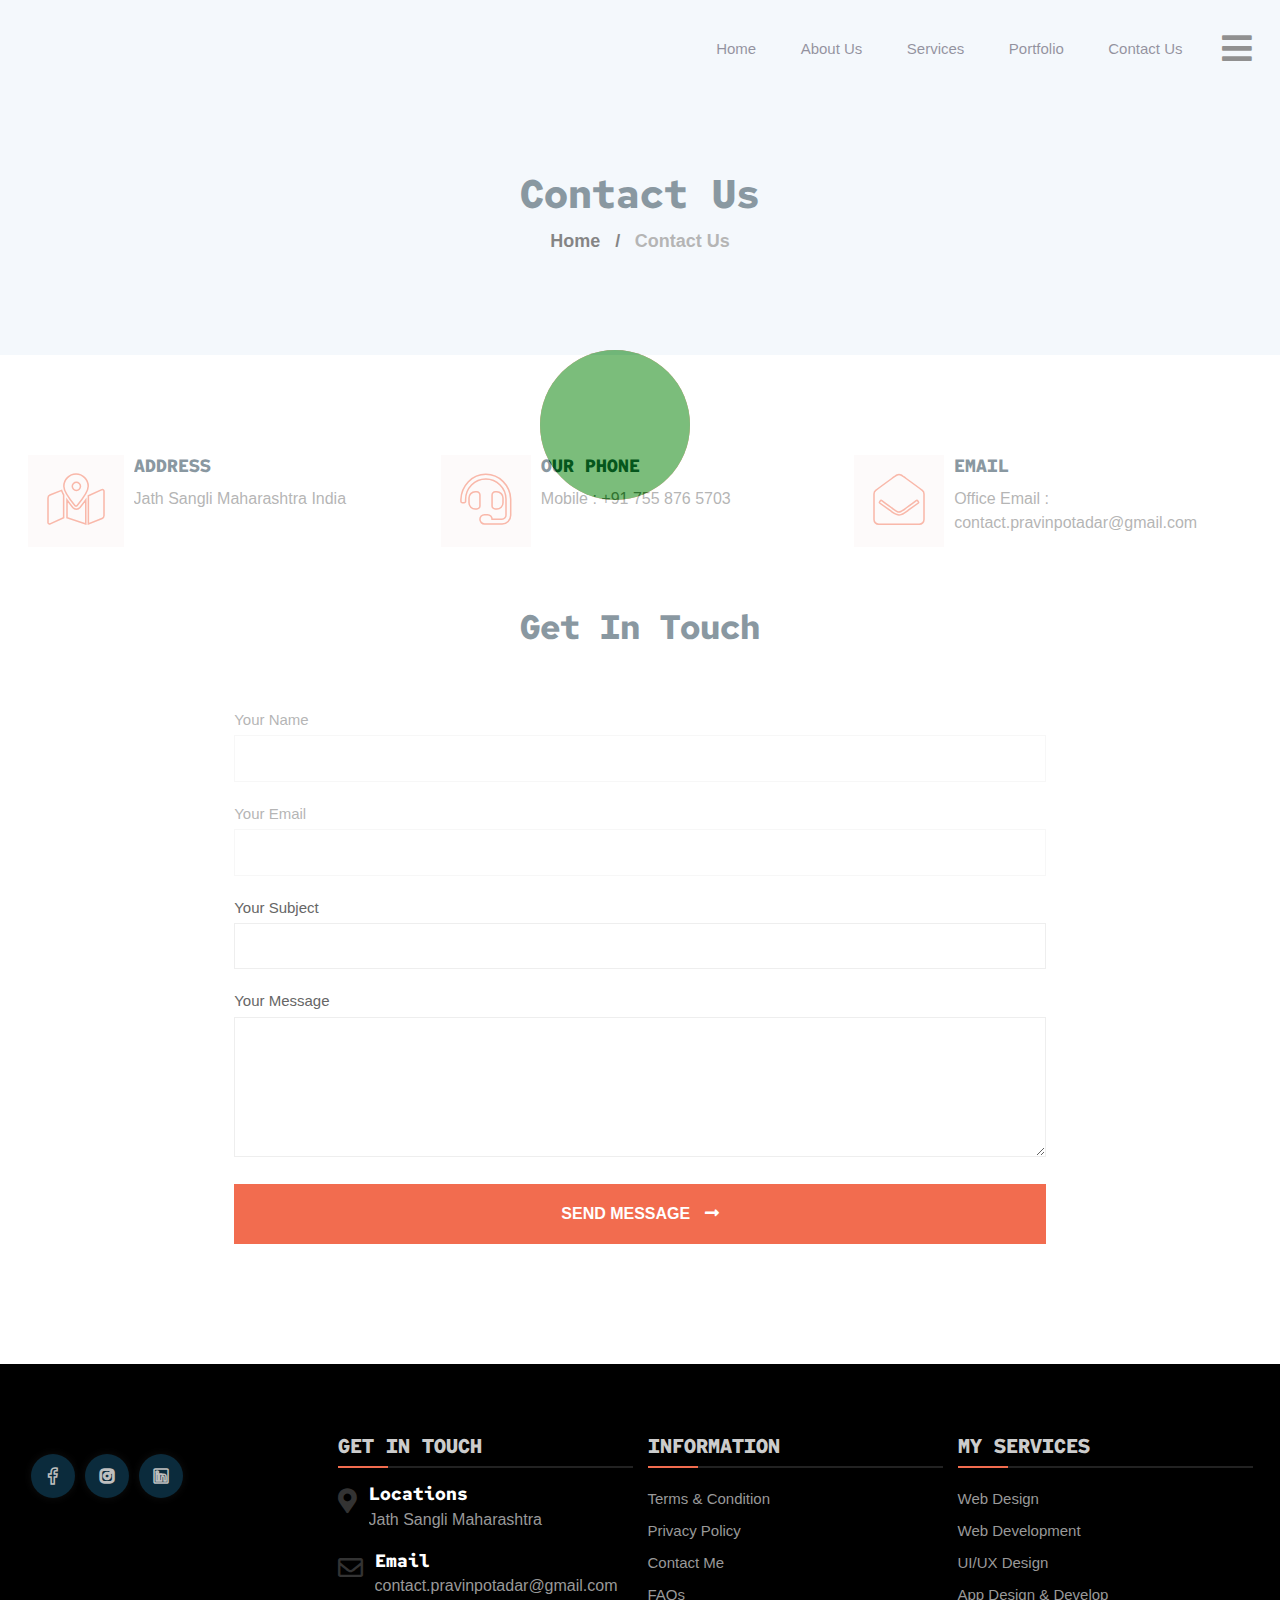
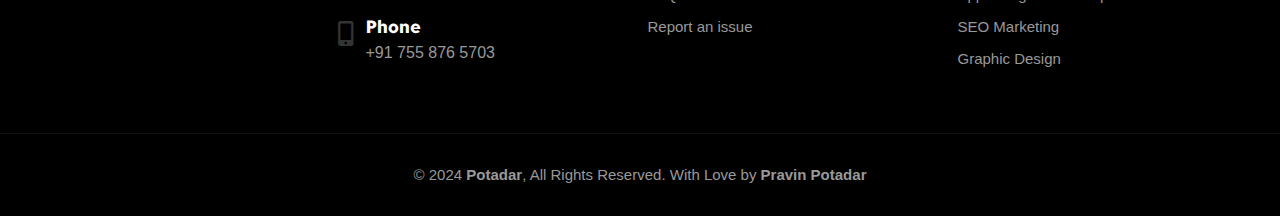
<file: contact.html>
<!DOCTYPE html>
<html class="no-js" lang="en">

<!-- Mirrored from preetheme.com/html/cwt/cwt/index.html by HTTrack Website Copier/3.x [XR&CO'2014], Thu, 25 Jul 2024 17:03:56 GMT -->

<head>
	<meta charset="UTF-8">
	<meta name="viewport" content="width=device-width, initial-scale=1.0">
	<meta name="viewport" content="width=device-width, initial-scale=1, shrink-to-fit=no">
	<title>Pravin Potadar</title>
	<link rel="icon" href="assets/img/icon.png" type="image/gif" sizes="16x16">
	<link rel="icon" href="assets/img/icon.png" type="image/gif" sizes="18x18">
	<link rel="icon" href="assets/img/icon.png" type="image/gif" sizes="20x20">

	<link rel="stylesheet" href="assets/css/bootstrap.min.css">
	<link rel="stylesheet" href="assets/css/fontawesome.all.min.css">
	<link rel="stylesheet" href="assets/css/owl.carousel.min.css">
	<link rel="stylesheet" href="assets/css/owl.theme.default.min.css">
	<link rel="stylesheet" href="assets/css/animate.css">
	<link rel="stylesheet" href="assets/css/typed.css">
	<link rel="stylesheet" href="assets/css/lightcase.css">
	<link rel="stylesheet" href="assets/css/normalize.css">
	<link rel="stylesheet" href="style.css">
	<link rel="stylesheet" href="assets/css/responsive.css">

</head>

<body>
	<!-- Preloader -->
	<div id="preloader">
		<div class="preloader">
			<span></span>
			<span></span>
		</div>
	</div>
	<!-- Start Header Area -->
	<header class="header">
		<div class="container">
			<div class="row">
				<!-- Logo -->
				<div class="col-lg-2 align-self-center">
					<!-- <div class="logo">
						<a href="index.html">
							<img src="assets/img/logo.png" alt="logo">
						</a>
					</div> -->
					<div class="mobile-bar">
						<div class="canvas_open">
							<a href="javascript:void(0)">
								<span></span>
								<span></span>
								<span></span>
							</a>
						</div>
					</div>
				</div>
				<!-- Menu -->
				<div class="col-lg-10">
					<!-- Top Right -->
					<div class="top-right">
						<div class="top-right-btn">
							<i class="fas fa-bars"></i>
						</div>
					</div>
					<!-- Menu -->
					<div class="menu">
						<nav>
							<ul>
								<li class="menu-item-has-children">
									<a href="index.html">Home</a>
								</li>
								<li><a href="about.html">About Us</a></li>
								
								<li class="menu-item-has-children">
									<a href="service.html">Services</a>
								</li>
								<li class="menu-item-has-children">
									<a href="portfolio.html">Portfolio</a>
								</li>
								<!-- <li class="menu-item-has-children">
									<a href="#">Blog</a>
								</li> -->
								<li><a href="contact.html">Contact Us</a></li>
							</ul>
						</nav>
					</div>
				</div>
			</div>
		</div>
	</header>
	<!-- Start Mobile Menu Area -->
	<div class="mobile-menu-area">

		<!--offcanvas menu area start-->
		<div class="off_canvars_overlay">

		</div>
		<div class="offcanvas_menu">
			<div class="offcanvas_menu_wrapper">
				<div class="canvas_close">
					<a href="javascript:void(0)"><i class="fas fa-times"></i></a>
				</div>
				<!-- <div class="mobile-logo">
					<a href="index.html">
						<img src="assets/img/logo.png" alt="logo">
					</a>
				</div> -->
				<div id="menu" class="text-left ">
					<ul class="offcanvas_main_menu">
						<li class="menu-item-has-children active">
							<a href="index.html">Home</a>
						</li>
						<li class="menu-item-has-children">
							<a href="about.html"> About Us</a>
						</li>
						<!-- <li class="menu-item-has-children">
							<a href="#">Page</a>
						</li> -->
						<li class="menu-item-has-children">
							<a href="service.html">Services</a>
						</li>
						<li class="menu-item-has-children">
							<a href="portfolio.html">Portfolio</a>
						</li>
						<!-- <li class="menu-item-has-children">
							<a href="#">Blog</a>
						</li> -->
						<li class="menu-item-has-children">
							<a href="contact.html"> Contact Us</a>
						</li>
					</ul>
				</div>
			</div>
		</div>
	</div>
	<!--offcanvas menu area end-->
	<!-- End Header Area -->
	<div class="off_canvars_overlay"></div>
	<!-- Sidebar Cnavas Content -->
	<div class="sidebar_main_content">
		<div class="sidebar_main_content_full">
			<div class="sidebar_he_a">
				<div class="sidebar-close">
					<i class="fas fa-times"></i>
				</div>
				<h2>About Us</h2>
			</div>
			<div class="content">
				<div class="item">
					<div class="img">
						<img src="assets/img/user.png" alt="img">
					</div>
				</div>
				<div class="item">
					<h4>Name :</h4>
					<p>Pravin Potadar</p>
				</div>
				<div class="item">
					<h4>Email :</h4>
					<p>contact.pravinpotadar@gmail.com</p>
				</div>
				<div class="item">
					<h4>Phone :</h4>
					<p>+91 755 876 5703</p>
				</div>
				<div class="item">
					<h4>Address :</h4>
					<p>Tal - Jath Dist - Sangli State - Maharashtra</p>
				</div>
				<div class="item">
					<h4>About Me :</h4>
					<p>Hello! I'm Pravin Potadar, a passionate and dedicated full-stack developer with a strong
						foundation in both front-end and back-end technologies. With expertise in a wide range of
						programming languages, frameworks, and tools, I build robust and scalable web applications from
						concept to deployment. My problem-solving skills and attention to detail allow me to deliver
						high-quality solutions that meet both user needs and business objectives. Whether it's
						developing seamless user interfaces or optimizing server-side performance, I take pride in
						crafting efficient and maintainable code. </p>
				</div>
				<div class="item">
					<div class="side_social">
						<span><a href="https://www.facebook.com/pravin.potadar.564?mibextid=ZbWKwL"><i class="fab fa-facebook-f"></i></a></span>
						<span><a href="https://www.instagram.com/potadar.pravin?igsh=MWxiZ3p3c2ExNDFzMQ=="><i class="fab fa-instagram"></i></a></span>
						<span><a href="https://www.linkedin.com/in/pravin-potadar-408109256?utm_source=share&utm_campaign=share_via&utm_content=profile&utm_medium=android_app"><i class="fab fa-linkedin"></i></a></span>	
                    </div>
				</div>
				<div class="side_copy_text">
					<p>© 2024 <a href="#">Potadar</a>. Designd By <a href="#">Pravin Potadar</a> All Rights Reserved</p>
				</div>
			</div>
		</div>
	</div>


<div class="off_canvars_overlay"></div>
<!-- Sidebar Cnavas Content -->
<div class="sidebar_main_content">
    <div class="sidebar_main_content_full">
        <div class="sidebar_he_a">
            <div class="sidebar-close">
                <i class="fas fa-times"></i>
            </div>
            <h2>About Us</h2>
        </div>
        <div class="content">
            <div class="item">
                <div class="img">
                    <img src="assets/img/user.png" alt="img">
                </div>
            </div>
            <div class="item">
                <h4>Name :</h4>
                <p>Pravin Potadar</p>
            </div>
            <div class="item">
                <h4>Email :</h4>
                <p>contact.pravinpotadar@gmail.com</p>
            </div>
            <div class="item">
                <h4>Phone :</h4>
                <p>+91 755 876 5703</p>
            </div>
            <div class="item">
                <h4>Address :</h4>
                <p>Jath Sangli Maharashtra India</p>
            </div>
            <div class="item">
                <h4>About Me :</h4>
                <p>I design and develop services for customers specializing creating stylish, modern websites,
                    web services and online stores. My passion is to design digital user experiences through My
                    passion is to design digital user experiences through meaningful interactions. Check out my
                    Portfolio</p>
                <p>I design and develop services for customers specializing creating stylish, modern websites,
                    web services and online stores.</p>
            </div>
            <div class="item">
                <div class="side_social">
                    <span><a href="https://www.facebook.com/pravin.potadar.564?mibextid=ZbWKwL"><i class="fab fa-facebook-f"></i></a></span>
						<span><a href="https://www.instagram.com/potadar.pravin?igsh=MWxiZ3p3c2ExNDFzMQ=="><i class="fab fa-instagram"></i></a></span>
						<span><a href="https://www.linkedin.com/in/pravin-potadar-408109256?utm_source=share&utm_campaign=share_via&utm_content=profile&utm_medium=android_app"><i class="fab fa-linkedin"></i></a></span>	
                </div>
            </div>
            <div class="side_copy_text">
                <p>© 2024 <a href="#">Potadar</a>. Designd By <a href="#">pravinpotadar</a> All Rights Reserved</p>
            </div>
        </div>
    </div>
</div>

<!-- Start Breadcrumb Area -->
<section class="breadcrumb-area section-bg">
    <div class="container">
        <div class="row">
            <div class="col-lg-12">
                <div class="breadcrumb-content">
                    <h2>Contact Us</h2>
                    <ul>
                        <li><a href="index.html">Home</a></li>
                        <li>Contact Us</li>
                    </ul>
                </div>
            </div>
        </div>
    </div>
</section>
<!-- End Breadcrumb Area -->
<!-- Start Contact Us -->
<section class="section-padding">
    <div class="container">
        <div class="row mb-30">
            <!-- Single -->
            <div class="col-lg-4 col-sm-6 mb-30">
                <div class="c_info_item">
                    <div class="icon">
                        <i class="fas fa-map-marked-alt"></i>
                    </div>
                    <div class="content">
                        <h4> Address </h4>
                        <p>Jath Sangli Maharashtra India </p>
                    </div>
                </div>
            </div>
            <!-- Single -->
            <div class="col-lg-4 col-sm-6 mb-30">
                <div class="c_info_item">
                    <div class="icon">
                        <i class="fas fa-headset"></i>
                    </div>
                    <div class="content">
                        <h4> Our Phone </h4>
                        <!-- <p> Telephone : (+78) 9102320</p> -->
                        <p>Mobile : +91 755 876 5703 </p>
                    </div>
                </div>
            </div>
            <!-- Single -->
            <div class="col-lg-4 col-sm-6 mb-30">
                <div class="c_info_item">
                    <div class="icon">
                        <i class="fas fa-envelope-open"></i>
                    </div>
                    <div class="content">
                        <h4>Email</h4>
                        <p> Office Email : contact.pravinpotadar@gmail.com</p>
                        <!-- <p>Inquiries : info@domain.com </p> -->
                    </div>
                </div>
            </div>
        </div>
        <div class="row">
            <div class="col-lg-8 offset-lg-2 mb-50 text-center">
                <div class="section-headding">
                    <h2>Get In Touch</h2>
                    <!-- <p>Lorem ipsum dolor sit amet, consectetur adipiscing elit. Cras sit amet maximus est.</p> -->
                </div>
            </div>
        </div>
        <div class="row">
            <div class="col-lg-8 offset-lg-2">
                <div class="contact-form">
                    <form id="contact-form" action="javascript:void(0);" method="POST" onsubmit="sendWhatsAppMessage()">
                        <div class="single-input">
                            <label for="name">Your Name</label>
                            <input required="required" type="text" name="name" id="name">
                        </div>
                        <div class="single-input">
                            <label for="email">Your Email</label>
                            <input required="required" type="email" name="email" id="email">
                        </div>
                        <div class="single-input">
                            <label for="subject">Your Subject</label>
                            <input required="required" type="text" name="subject" id="subject">
                        </div>
                        <div class="single-input">
                            <label for="message">Your Message</label>
                            <textarea name="message" id="message" required="required"></textarea>
                        </div>
                        <div class="single-input">
                            <button class="button-1" type="submit">Send Message <i class="fas fa-long-arrow-alt-right"></i> <span></span></button>
                        </div>
                    </form>
                    <p class="ajax-response"></p>
                </div>
            </div>
        </div>
    </div>
</section>
<!-- End Contact Us -->

<!-- Start Footer Area -->
<footer class="footer">
		<!-- Footer Top -->
		<div class="footer-top pt-70 pb-20">
			<div class="container">
				<div class="row">
					<!-- Single -->
					<div class="col-lg-3 col-md-6 mb-30">
						<div class="footer_w_item">
							<div class="f_logo mb-20">
								<a href="#">
									<!-- <img src="assets/img/white-logo.png" alt="logo"> -->
								</a>
							</div>
							<!-- <p>Lorem ipsum dolor sit amet, consectetur adipiscing elit. Integer elementum dui in
								suscipit congue.</p> -->
							<div class="footer_social">
								<span><a href="https://www.facebook.com/pravin.potadar.564?mibextid=ZbWKwL"><i class="fab fa-facebook-f"></i></a></span>
								<span><a href="https://www.instagram.com/potadar.pravin?igsh=MWxiZ3p3c2ExNDFzMQ=="><i class="fab fa-instagram"></i></a></span>
								<span><a href="https://www.linkedin.com/in/pravin-potadar-408109256?utm_source=share&utm_campaign=share_via&utm_content=profile&utm_medium=android_app"><i class="fab fa-linkedin"></i></a></span>	
							</div>
						</div>
					</div>
					<!-- Single -->
					<div class="col-lg-3 col-md-6 mb-30">
						<div class="footer_w_item">
							<h3>Get In Touch</h3>
							<div class="footer-get-in">
								<div class="single">
									<div class="icon">
										<i class="fas fa-map-marker-alt"></i>
									</div>
									<div class="con">
										<h4>Locations</h4>
										<p> Jath Sangli Maharashtra</p>
									</div>
								</div>
								<div class="single">
									<div class="icon">
										<i class="far fa-envelope"></i>
									</div>
									<div class="con">
										<h4>Email</h4>
										<p> contact.pravinpotadar@gmail.com</p>
									</div>
								</div>
								<div class="single">
									<div class="icon">
										<i class="fas fa-mobile-alt"></i>
									</div>
									<div class="con">
										<h4>Phone</h4>
										<p>+91 755 876 5703</p>
									</div>
								</div>
							</div>
						</div>
					</div>
					<!-- Single -->
					<div class="col-lg-3 col-md-6 mb-30">
						<div class="footer_w_item">
							<h3>Information</h3>
							<ul>
								<li><a href="#">Terms & Condition</a></li>
								<li><a href="#">Privacy Policy</a></li>
								<li><a href="#">Contact Me</a></li>
								<li><a href="#">FAQs</a></li>
								<li><a href="#">Report an issue</a></li>
							</ul>
						</div>
					</div>
					<!-- Single -->
					<div class="col-lg-3 col-md-6 mb-30">
						<div class="footer_w_item">
							<h3>My Services</h3>
							<ul>
								<li><a href="#">Web Design</a></li>
								<li><a href="#">Web Development</a></li>
								<li><a href="#">UI/UX Design</a></li>
								<li><a href="#">App Design & Develop</a></li>
								<li><a href="#">SEO Marketing</a></li>
								<li><a href="#">Graphic Design</a></li>
							</ul>
						</div>
					</div>
				</div>
			</div>
		</div>
		<!-- Footer Bottom -->
		<div class="footer-bottom pt-30 pb-30">
			<div class="container">
				<div class="row">
					<div class="col-lg-12 text-center">
						<div class="f_copy_text">
							<p>&copy; 2024 <strong>Potadar</strong>, All Rights Reserved. With Love by <a
									href="#">Pravin Potadar</a></p>
						</div>
					</div>
				</div>
			</div>
		</div>
	</footer>
	<!-- End Footer Area -->
	<div class="scroll-area">
		<i class="fa fa-angle-up"></i>
	</div>


	<!-- Js File -->
	 <script src="msg.js"></script>
	<script src="assets/js/modernizr.min.js"></script>
	<script src="assets/js/jquery-3.6.0.min.js"></script>
	<script src="assets/js/popper.min.js"></script>
	<script src="assets/js/bootstrap.min.js"></script>
	<script src="assets/js/owl.carousel.min.js"></script>
	<script src="assets/js/lightcase.js"></script>
	<script src="assets/js/mixitup.min.js"></script>
	<script src="assets/js/wow.min.js"></script>
	<script src="assets/js/typed.js"></script>
	<script src="assets/js/particles.js"></script>
	<script src="assets/js/script.js"></script>
	<script src="assets/js/mobile-menu.js"></script>
	<script src="assets/js/ajax-form.js"></script>
</body>

<!-- Mirrored from preetheme.com/html/cwt/cwt/index.html by HTTrack Website Copier/3.x [XR&CO'2014], Thu, 25 Jul 2024 17:04:00 GMT -->

</html>
</file>
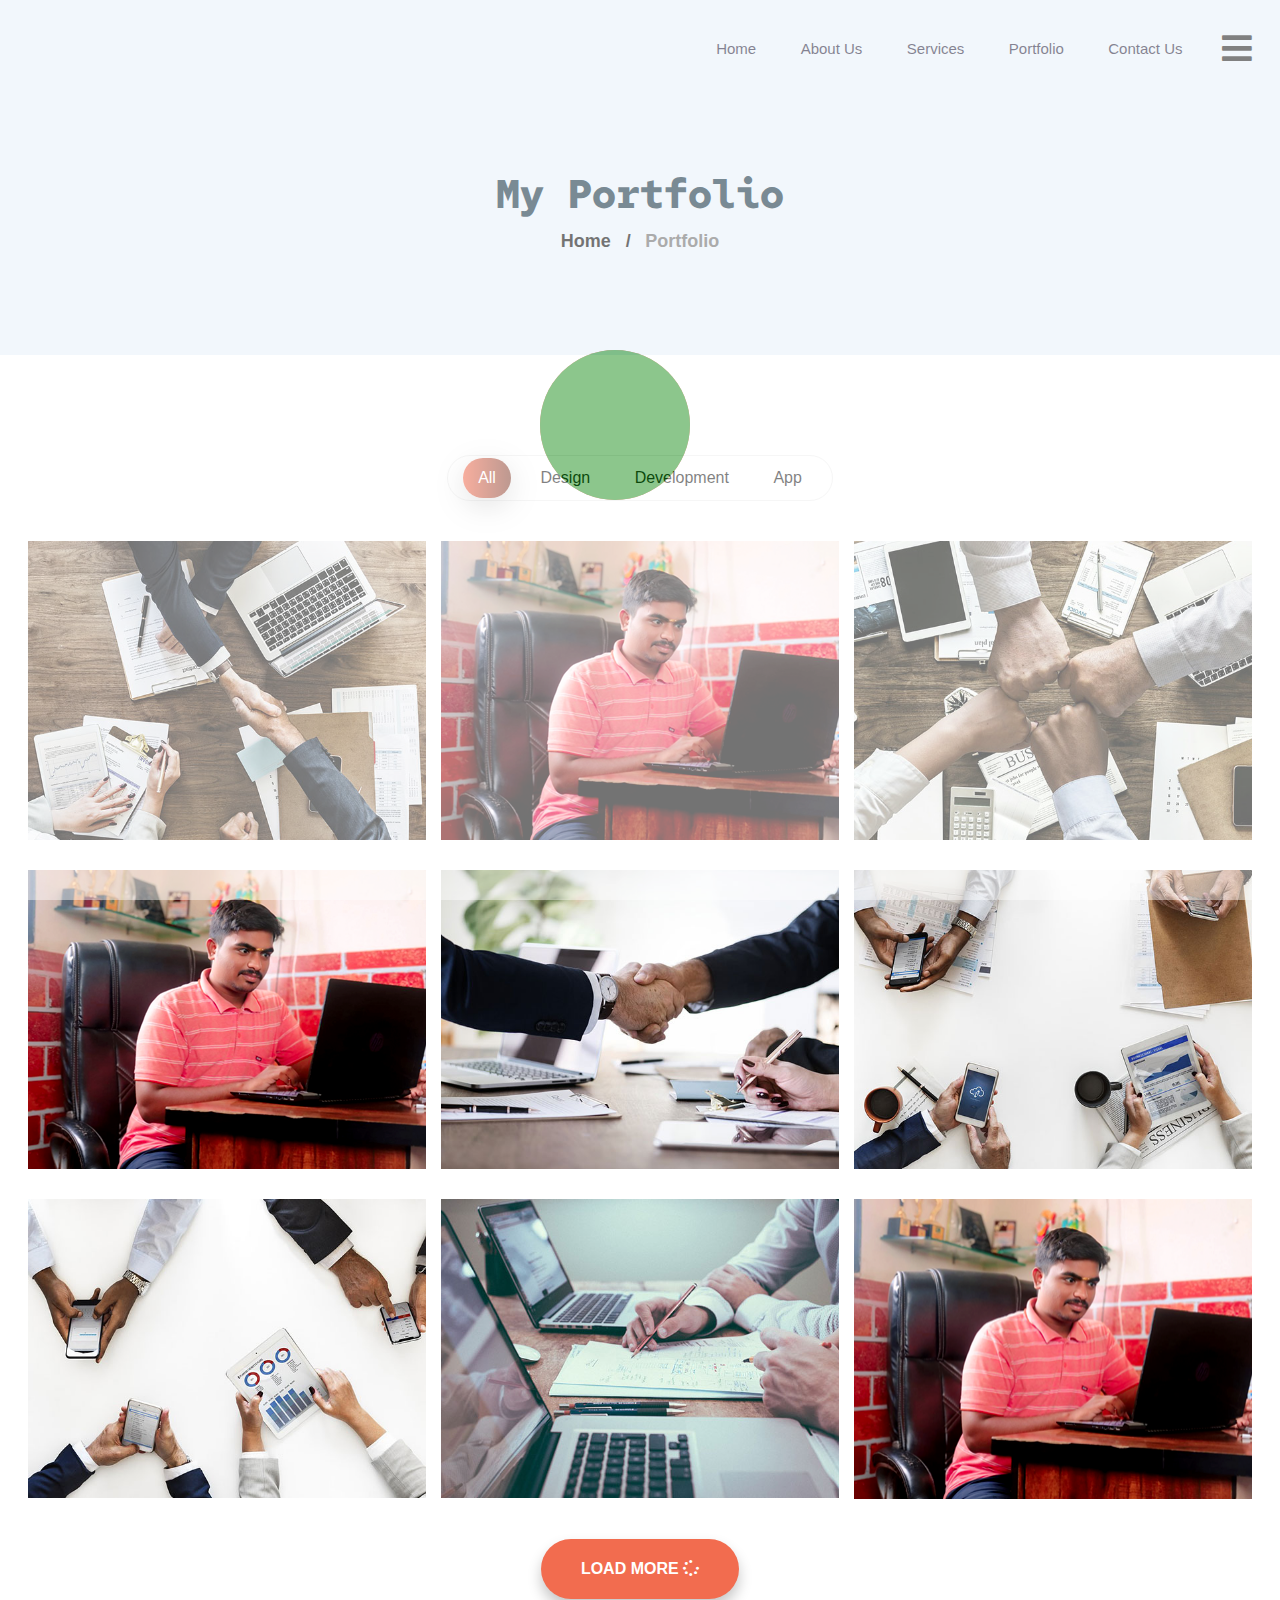
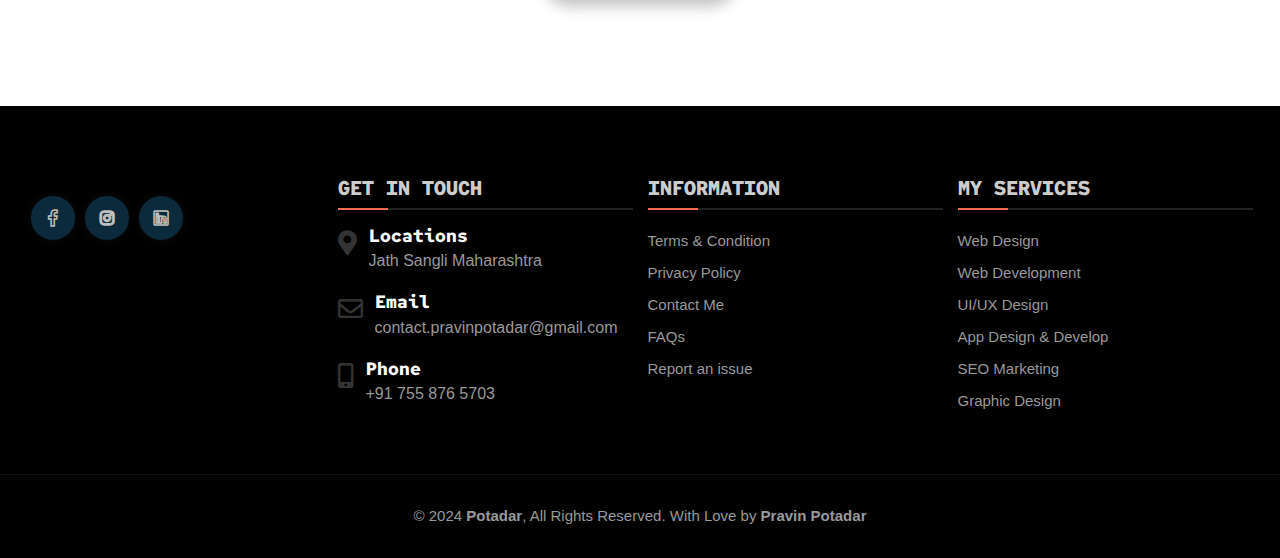
<file: portfolio.html>
<!DOCTYPE html>
<html class="no-js" lang="en">

<!-- Mirrored from preetheme.com/html/cwt/cwt/index.html by HTTrack Website Copier/3.x [XR&CO'2014], Thu, 25 Jul 2024 17:03:56 GMT -->

<head>
	<meta charset="UTF-8">
	<meta name="viewport" content="width=device-width, initial-scale=1.0">
	<meta name="viewport" content="width=device-width, initial-scale=1, shrink-to-fit=no">
	<title>Pravin Potadar</title>
	<link rel="icon" href="assets/img/icon.png" type="image/gif" sizes="16x16">
	<link rel="icon" href="assets/img/icon.png" type="image/gif" sizes="18x18">
	<link rel="icon" href="assets/img/icon.png" type="image/gif" sizes="20x20">

	<link rel="stylesheet" href="assets/css/bootstrap.min.css">
	<link rel="stylesheet" href="assets/css/fontawesome.all.min.css">
	<link rel="stylesheet" href="assets/css/owl.carousel.min.css">
	<link rel="stylesheet" href="assets/css/owl.theme.default.min.css">
	<link rel="stylesheet" href="assets/css/animate.css">
	<link rel="stylesheet" href="assets/css/typed.css">
	<link rel="stylesheet" href="assets/css/lightcase.css">
	<link rel="stylesheet" href="assets/css/normalize.css">
	<link rel="stylesheet" href="style.css">
	<link rel="stylesheet" href="assets/css/responsive.css">

</head>

<body>
	<!-- Preloader -->
	<div id="preloader">
		<div class="preloader">
			<span></span>
			<span></span>
		</div>
	</div>
	<!-- Start Header Area -->
	<header class="header">
		<div class="container">
			<div class="row">
				<!-- Logo -->
				<div class="col-lg-2 align-self-center">
					<!-- <div class="logo">
						<a href="index.html">
							<img src="assets/img/logo.png" alt="logo">
						</a>
					</div> -->
					<div class="mobile-bar">
						<div class="canvas_open">
							<a href="javascript:void(0)">
								<span></span>
								<span></span>
								<span></span>
							</a>
						</div>
					</div>
				</div>
				<!-- Menu -->
				<div class="col-lg-10">
					<!-- Top Right -->
					<div class="top-right">
						<div class="top-right-btn">
							<i class="fas fa-bars"></i>
						</div>
					</div>
					<!-- Menu -->
					<div class="menu">
						<nav>
							<ul>
								<li class="menu-item-has-children">
									<a href="index.html">Home</a>
								</li>
								<li><a href="about.html">About Us</a></li>
								
								<li class="menu-item-has-children">
									<a href="service.html">Services</a>
								</li>
								<li class="menu-item-has-children">
									<a href="portfolio.html">Portfolio</a>
								</li>
								<!-- <li class="menu-item-has-children">
									<a href="#">Blog</a>
								</li> -->
								<li><a href="contact.html">Contact Us</a></li>
							</ul>
						</nav>
					</div>
				</div>
			</div>
		</div>
	</header>
	<!-- Start Mobile Menu Area -->
	<div class="mobile-menu-area">

		<!--offcanvas menu area start-->
		<div class="off_canvars_overlay">

		</div>
		<div class="offcanvas_menu">
			<div class="offcanvas_menu_wrapper">
				<div class="canvas_close">
					<a href="javascript:void(0)"><i class="fas fa-times"></i></a>
				</div>
				<!-- <div class="mobile-logo">
					<a href="index.html">
						<img src="assets/img/logo.png" alt="logo">
					</a>
				</div> -->
				<div id="menu" class="text-left ">
					<ul class="offcanvas_main_menu">
						<li class="menu-item-has-children active">
							<a href="index.html">Home</a>
						</li>
						<li class="menu-item-has-children">
							<a href="about.html"> About Us</a>
						</li>
						<!-- <li class="menu-item-has-children">
							<a href="#">Page</a>
						</li> -->
						<li class="menu-item-has-children">
							<a href="service.html">Services</a>
						</li>
						<li class="menu-item-has-children">
							<a href="portfolio.html">Portfolio</a>
						</li>
						<!-- <li class="menu-item-has-children">
							<a href="#">Blog</a>
						</li> -->
						<li class="menu-item-has-children">
							<a href="contact.html"> Contact Us</a>
						</li>
					</ul>
				</div>
			</div>
		</div>
	</div>
	<!--offcanvas menu area end-->
	<!-- End Header Area -->
	<div class="off_canvars_overlay"></div>
	<!-- Sidebar Cnavas Content -->
	<div class="sidebar_main_content">
		<div class="sidebar_main_content_full">
			<div class="sidebar_he_a">
				<div class="sidebar-close">
					<i class="fas fa-times"></i>
				</div>
				<h2>About Us</h2>
			</div>
			<div class="content">
				<div class="item">
					<div class="img">
						<img src="assets/img/user.png" alt="img">
					</div>
				</div>
				<div class="item">
					<h4>Name :</h4>
					<p>Pravin Potadar</p>
				</div>
				<div class="item">
					<h4>Email :</h4>
					<p>contact.pravinpotadar@gmail.com</p>
				</div>
				<div class="item">
					<h4>Phone :</h4>
					<p>+91 755 876 5703</p>
				</div>
				<div class="item">
					<h4>Address :</h4>
					<p>Tal - Jath Dist - Sangli State - Maharashtra</p>
				</div>
				<div class="item">
					<h4>About Me :</h4>
					<p>Hello! I'm Pravin Potadar, a passionate and dedicated full-stack developer with a strong
						foundation in both front-end and back-end technologies. With expertise in a wide range of
						programming languages, frameworks, and tools, I build robust and scalable web applications from
						concept to deployment. My problem-solving skills and attention to detail allow me to deliver
						high-quality solutions that meet both user needs and business objectives. Whether it's
						developing seamless user interfaces or optimizing server-side performance, I take pride in
						crafting efficient and maintainable code. </p>
				</div>
				<div class="item">
					<div class="side_social">
						<span><a href="https://www.facebook.com/pravin.potadar.564?mibextid=ZbWKwL"><i class="fab fa-facebook-f"></i></a></span>
						<span><a href="https://www.instagram.com/potadar.pravin?igsh=MWxiZ3p3c2ExNDFzMQ=="><i class="fab fa-instagram"></i></a></span>
						<span><a href="https://www.linkedin.com/in/pravin-potadar-408109256?utm_source=share&utm_campaign=share_via&utm_content=profile&utm_medium=android_app"><i class="fab fa-linkedin"></i></a></span>	
                    </div>
				</div>
				<div class="side_copy_text">
					<p>© 2024 <a href="#">Potadar</a>. Designd By <a href="#">Pravin Potadar</a> All Rights Reserved</p>
				</div>
			</div>
		</div>
	</div>

<div class="off_canvars_overlay"></div>
	<!-- Sidebar Cnavas Content -->
	<div class="sidebar_main_content">
		<div class="sidebar_main_content_full">
			<div class="sidebar_he_a">
				<div class="sidebar-close">
					<i class="fas fa-times"></i>
				</div>
				<h2>About Us</h2>
			</div>
			<div class="content">
				<div class="item">
					<div class="img">
						<img src="assets/img/user.png" alt="img">
					</div>
				</div>
				<div class="item">
					<h4>Name :</h4>
					<p>Mirta Akins</p>
				</div>
				<div class="item">
					<h4>Email :</h4>
					<p>example123@gmail.com</p>
				</div>
				<div class="item">
					<h4>Phone :</h4>
					<p>(54) 1234 456 526</p>
				</div>
				<div class="item">
					<h4>Address :</h4>
					<p>4155 Mann Island, Liverpool L3, United Kingdom.</p>
				</div>
				<div class="item">
					<h4>About Me :</h4>
					<p>Lorem Ipsum is simply dummy text of the printing and typesetting industry. Lorem Ipsum has been the industry's standard dummy text ever since the 1500s, when an unknown </p>
				</div>
				<div class="item">
					<div class="side_social">
						<span><a href="https://www.facebook.com/pravin.potadar.564?mibextid=ZbWKwL"><i class="fab fa-facebook-f"></i></a></span>
						<span><a href="https://www.instagram.com/potadar.pravin?igsh=MWxiZ3p3c2ExNDFzMQ=="><i class="fab fa-instagram"></i></a></span>
						<span><a href="https://www.linkedin.com/in/pravin-potadar-408109256?utm_source=share&utm_campaign=share_via&utm_content=profile&utm_medium=android_app"><i class="fab fa-linkedin"></i></a></span>	
                    </div>
				</div>
				<div class="side_copy_text">
					<p>© 2021 <a href="#">CWT</a>. Designd By <a href="#">CodexUnicTheme</a> All Rights Reserved</p>
				</div>
			</div>
		</div>
	</div>
	
	<!-- Start Breadcrumb Area -->
	<section class="breadcrumb-area section-bg">
		<div class="container">
			<div class="row">
				<div class="col-lg-12">
					<div class="breadcrumb-content">
						<h2>My Portfolio</h2>
						<ul>
							<li><a href="index.html">Home</a></li>
							<li>Portfolio</li>
						</ul>
					</div>
				</div>
			</div>
		</div>
	</section>
	<!-- End Breadcrumb Area -->
	<!-- Start Portfolio Area -->
	<div class="section-padding">
		<div class="container">
			<!-- Category -->
			<div class="row">
				<div class="col-lg-12 mb-40">
					<div class="portfolio-category-list">
						<ul>
							<li data-filter="all">All</li>
							<li data-filter=".design">Design</li>
							<li data-filter=".development">Development</li>
							<li data-filter=".app">App</li>
						</ul>
					</div>
				</div>
			</div>
			<!-- Portfolio -->
			<div class="row portfolio-full portF">
				<!-- Single -->
				<div class="col-lg-4 col-md-6 mb-30 mix design app">
					<div class="portfolio-item">
						<img src="assets/img/portfolio/2.jpg" alt="portfolio-item">
						<div class="portfolio-overly">
							<div class="portfolio-overly-full">
								<p>Crearive Design</p>
								<ul>
									<li><a data-rel="lightcase:portfolio" href="assets/img/portfolio/2.jpg"><i class="far fa-eye"></i></a></li>
									<li><a href="#"><i class="fas fa-link"></i></a></li>
								</ul>
							</div>
						</div>
					</div>
				</div>
				<!-- Single -->
				<div class="col-lg-4 col-md-6 mb-30 mix app development">
					<div class="portfolio-item">
						<img src="assets/img/portfolio/1.png" alt="portfolio-item">
						<div class="portfolio-overly">
							<div class="portfolio-overly-full">
								<p>Crearive Design</p>
								<ul>
									<li><a data-rel="lightcase:portfolio" href="assets/img/portfolio/1.png"><i class="far fa-eye"></i></a></li>
									<li><a href="#"><i class="fas fa-link"></i></a></li>
								</ul>
							</div>
						</div>
					</div>
				</div>
				<!-- Single -->
				<div class="col-lg-4 col-md-6 mb-30 mix development">
					<div class="portfolio-item">
						<img src="assets/img/portfolio/3.jpg" alt="portfolio-item">
						<div class="portfolio-overly">
							<div class="portfolio-overly-full">
								<p>Crearive Design</p>
								<ul>
									<li><a data-rel="lightcase:portfolio" href="assets/img/portfolio/3.jpg"><i class="far fa-eye"></i></a></li>
									<li><a href="#"><i class="fas fa-link"></i></a></li>
								</ul>
							</div>
						</div>
					</div>
				</div>
				<!-- Single -->
				<div class="col-lg-4 col-md-6 mb-30 mix design app">
					<div class="portfolio-item">
						<img src="assets/img/portfolio/4.png" alt="portfolio-item">
						<div class="portfolio-overly">
							<div class="portfolio-overly-full">
								<p>Crearive Design</p>
								<ul>
									<li><a data-rel="lightcase:portfolio" href="assets/img/portfolio/4.png"><i class="far fa-eye"></i></a></li>
									<li><a href="#"><i class="fas fa-link"></i></a></li>
								</ul>
							</div>
						</div>
					</div>
				</div>
				<!-- Single -->
				<div class="col-lg-4 col-md-6 mb-30 mix design development">
					<div class="portfolio-item">
						<img src="assets/img/portfolio/5.jpg" alt="portfolio-item">
						<div class="portfolio-overly">
							<div class="portfolio-overly-full">
								<p>Crearive Design</p>
								<ul>
									<li><a data-rel="lightcase:portfolio" href="assets/img/portfolio/5.jpg"><i class="far fa-eye"></i></a></li>
									<li><a href="#"><i class="fas fa-link"></i></a></li>
								</ul>
							</div>
						</div>
					</div>
				</div>
				<!-- Single -->
				<div class="col-lg-4 col-md-6 mb-30 mix design app development">
					<div class="portfolio-item">
						<img src="assets/img/portfolio/6.jpg" alt="portfolio-item">
						<div class="portfolio-overly">
							<div class="portfolio-overly-full">
								<p>Crearive Design</p>
								<ul>
									<li><a data-rel="lightcase:portfolio" href="assets/img/portfolio/6.jpg"><i class="far fa-eye"></i></a></li>
									<li><a href="#"><i class="fas fa-link"></i></a></li>
								</ul>
							</div>
						</div>
					</div>
				</div>
				<!-- Single -->
				<div class="col-lg-4 col-md-6 mb-30 mix app development">
					<div class="portfolio-item">
						<img src="assets/img/portfolio/7.jpg" alt="portfolio-item">
						<div class="portfolio-overly">
							<div class="portfolio-overly-full">
								<p>Crearive Design</p>
								<ul>
									<li><a data-rel="lightcase:portfolio" href="assets/img/portfolio/7.jpg"><i class="far fa-eye"></i></a></li>
									<li><a href="#"><i class="fas fa-link"></i></a></li>
								</ul>
							</div>
						</div>
					</div>
				</div>
				<!-- Single -->
				<div class="col-lg-4 col-md-6 mb-30 mix design app">
					<div class="portfolio-item">
						<img src="assets/img/portfolio/8.jpg" alt="portfolio-item">
						<div class="portfolio-overly">
							<div class="portfolio-overly-full">
								<p>Crearive Design</p>
								<ul>
									<li><a data-rel="lightcase:portfolio" href="assets/img/portfolio/8.jpg"><i class="far fa-eye"></i></a></li>
									<li><a href="#"><i class="fas fa-link"></i></a></li>
								</ul>
							</div>
						</div>
					</div>
				</div>
				<!-- Single -->
				<div class="col-lg-4 col-md-6 mb-30 mix design development">
					<div class="portfolio-item">
						<img src="assets/img/portfolio/1.png" alt="portfolio-item">
						<div class="portfolio-overly">
							<div class="portfolio-overly-full">
								<p>Crearive Design</p>
								<ul>
									<li><a data-rel="lightcase:portfolio" href="assets/img/portfolio/1.png"><i class="far fa-eye"></i></a></li>
									<li><a href="#"><i class="fas fa-link"></i></a></li>
								</ul>
							</div>
						</div>
					</div>
				</div>
			</div>
			<div class="row mt-10">
				<div class="col-lg-12 text-center">
					<a class="button-1 button-round" href="portfolio.html">Load More <i class="fas fa-spinner fa-spin"></i> <span></span></a>
				</div>
			</div>
		</div>
	</div>
	<!-- End Portfolio Area -->


	<!-- Start Footer Area -->
<footer class="footer">
		<!-- Footer Top -->
		<div class="footer-top pt-70 pb-20">
			<div class="container">
				<div class="row">
					<!-- Single -->
					<div class="col-lg-3 col-md-6 mb-30">
						<div class="footer_w_item">
							<div class="f_logo mb-20">
								<a href="#">
									<!-- <img src="assets/img/white-logo.png" alt="logo"> -->
								</a>
							</div>
							<!-- <p>Lorem ipsum dolor sit amet, consectetur adipiscing elit. Integer elementum dui in
								suscipit congue.</p> -->
							<div class="footer_social">
								<span><a href="https://www.facebook.com/pravin.potadar.564?mibextid=ZbWKwL"><i class="fab fa-facebook-f"></i></a></span>
								<span><a href="https://www.instagram.com/potadar.pravin?igsh=MWxiZ3p3c2ExNDFzMQ=="><i class="fab fa-instagram"></i></a></span>
								<span><a href="https://www.linkedin.com/in/pravin-potadar-408109256?utm_source=share&utm_campaign=share_via&utm_content=profile&utm_medium=android_app"><i class="fab fa-linkedin"></i></a></span>	
							</div>
						</div>
					</div>
					<!-- Single -->
					<div class="col-lg-3 col-md-6 mb-30">
						<div class="footer_w_item">
							<h3>Get In Touch</h3>
							<div class="footer-get-in">
								<div class="single">
									<div class="icon">
										<i class="fas fa-map-marker-alt"></i>
									</div>
									<div class="con">
										<h4>Locations</h4>
										<p> Jath Sangli Maharashtra</p>
									</div>
								</div>
								<div class="single">
									<div class="icon">
										<i class="far fa-envelope"></i>
									</div>
									<div class="con">
										<h4>Email</h4>
										<p> contact.pravinpotadar@gmail.com</p>
									</div>
								</div>
								<div class="single">
									<div class="icon">
										<i class="fas fa-mobile-alt"></i>
									</div>
									<div class="con">
										<h4>Phone</h4>
										<p>+91 755 876 5703</p>
									</div>
								</div>
							</div>
						</div>
					</div>
					<!-- Single -->
					<div class="col-lg-3 col-md-6 mb-30">
						<div class="footer_w_item">
							<h3>Information</h3>
							<ul>
								<li><a href="#">Terms & Condition</a></li>
								<li><a href="#">Privacy Policy</a></li>
								<li><a href="#">Contact Me</a></li>
								<li><a href="#">FAQs</a></li>
								<li><a href="#">Report an issue</a></li>
							</ul>
						</div>
					</div>
					<!-- Single -->
					<div class="col-lg-3 col-md-6 mb-30">
						<div class="footer_w_item">
							<h3>My Services</h3>
							<ul>
								<li><a href="#">Web Design</a></li>
								<li><a href="#">Web Development</a></li>
								<li><a href="#">UI/UX Design</a></li>
								<li><a href="#">App Design & Develop</a></li>
								<li><a href="#">SEO Marketing</a></li>
								<li><a href="#">Graphic Design</a></li>
							</ul>
						</div>
					</div>
				</div>
			</div>
		</div>
		<!-- Footer Bottom -->
		<div class="footer-bottom pt-30 pb-30">
			<div class="container">
				<div class="row">
					<div class="col-lg-12 text-center">
						<div class="f_copy_text">
							<p>&copy; 2024 <strong>Potadar</strong>, All Rights Reserved. With Love by <a
									href="#">Pravin Potadar</a></p>
						</div>
					</div>
				</div>
			</div>
		</div>
	</footer>
	<!-- End Footer Area -->
	<div class="scroll-area">
		<i class="fa fa-angle-up"></i>
	</div>


	<!-- Js File -->
	 <script src="msg.js"></script>
	<script src="assets/js/modernizr.min.js"></script>
	<script src="assets/js/jquery-3.6.0.min.js"></script>
	<script src="assets/js/popper.min.js"></script>
	<script src="assets/js/bootstrap.min.js"></script>
	<script src="assets/js/owl.carousel.min.js"></script>
	<script src="assets/js/lightcase.js"></script>
	<script src="assets/js/mixitup.min.js"></script>
	<script src="assets/js/wow.min.js"></script>
	<script src="assets/js/typed.js"></script>
	<script src="assets/js/particles.js"></script>
	<script src="assets/js/script.js"></script>
	<script src="assets/js/mobile-menu.js"></script>
	<script src="assets/js/ajax-form.js"></script>
</body>

<!-- Mirrored from preetheme.com/html/cwt/cwt/index.html by HTTrack Website Copier/3.x [XR&CO'2014], Thu, 25 Jul 2024 17:04:00 GMT -->

</html>
</file>
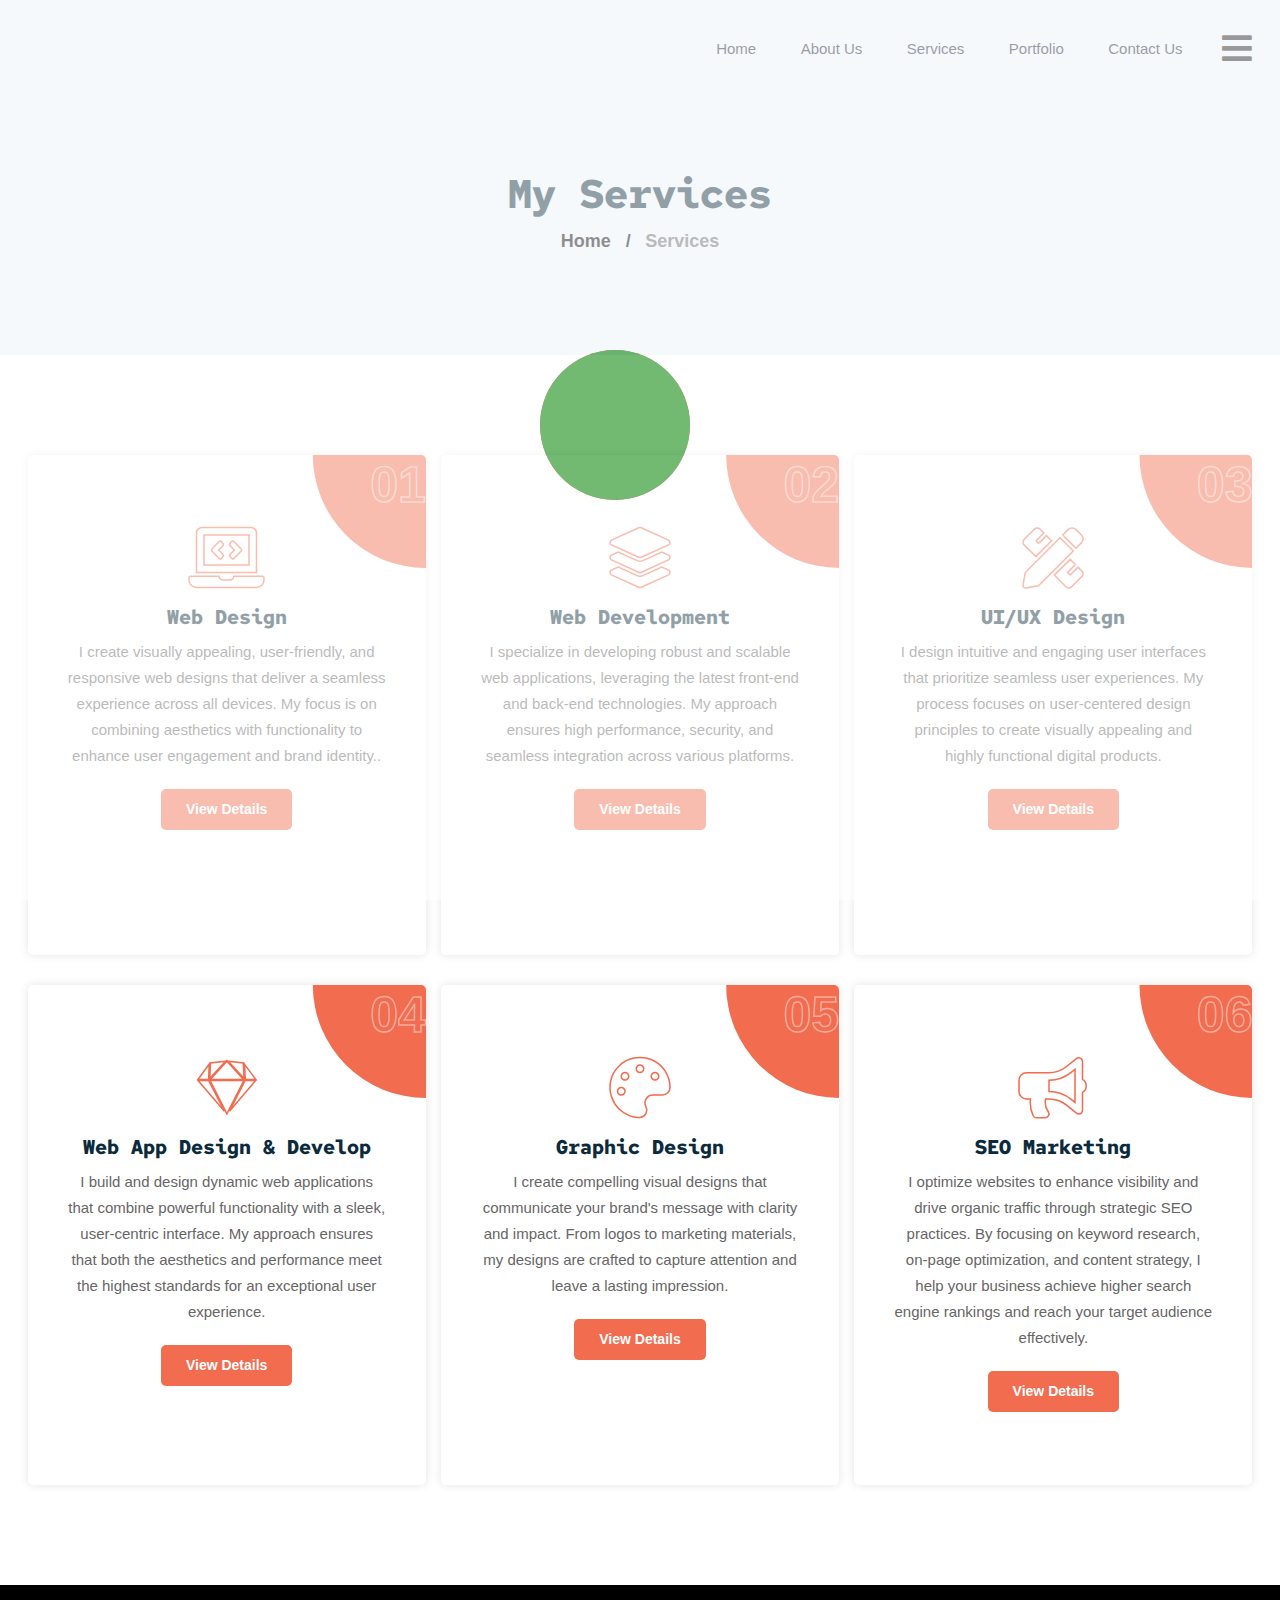
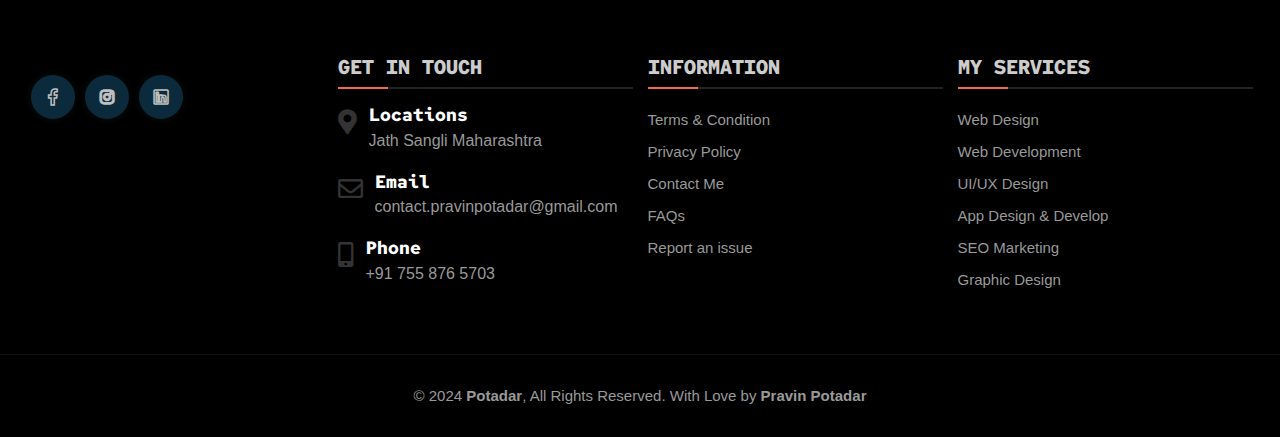
<file: service.html>
<!DOCTYPE html>
<html class="no-js" lang="en">

<!-- Mirrored from preetheme.com/html/cwt/cwt/index.html by HTTrack Website Copier/3.x [XR&CO'2014], Thu, 25 Jul 2024 17:03:56 GMT -->

<head>
	<meta charset="UTF-8">
	<meta name="viewport" content="width=device-width, initial-scale=1.0">
	<meta name="viewport" content="width=device-width, initial-scale=1, shrink-to-fit=no">
	<title>Pravin Potadar</title>
	<link rel="icon" href="assets/img/icon.png" type="image/gif" sizes="16x16">
	<link rel="icon" href="assets/img/icon.png" type="image/gif" sizes="18x18">
	<link rel="icon" href="assets/img/icon.png" type="image/gif" sizes="20x20">

	<link rel="stylesheet" href="assets/css/bootstrap.min.css">
	<link rel="stylesheet" href="assets/css/fontawesome.all.min.css">
	<link rel="stylesheet" href="assets/css/owl.carousel.min.css">
	<link rel="stylesheet" href="assets/css/owl.theme.default.min.css">
	<link rel="stylesheet" href="assets/css/animate.css">
	<link rel="stylesheet" href="assets/css/typed.css">
	<link rel="stylesheet" href="assets/css/lightcase.css">
	<link rel="stylesheet" href="assets/css/normalize.css">
	<link rel="stylesheet" href="style.css">
	<link rel="stylesheet" href="assets/css/responsive.css">

</head>

<body>
	<!-- Preloader -->
	<div id="preloader">
		<div class="preloader">
			<span></span>
			<span></span>
		</div>
	</div>
	<!-- Start Header Area -->
	<header class="header">
		<div class="container">
			<div class="row">
				<!-- Logo -->
				<div class="col-lg-2 align-self-center">
					<!-- <div class="logo">
						<a href="index.html">
							<img src="assets/img/logo.png" alt="logo">
						</a>
					</div> -->
					<div class="mobile-bar">
						<div class="canvas_open">
							<a href="javascript:void(0)">
								<span></span>
								<span></span>
								<span></span>
							</a>
						</div>
					</div>
				</div>
				<!-- Menu -->
				<div class="col-lg-10">
					<!-- Top Right -->
					<div class="top-right">
						<div class="top-right-btn">
							<i class="fas fa-bars"></i>
						</div>
					</div>
					<!-- Menu -->
					<div class="menu">
						<nav>
							<ul>
								<li class="menu-item-has-children">
									<a href="index.html">Home</a>
								</li>
								<li><a href="about.html">About Us</a></li>
								
								<li class="menu-item-has-children">
									<a href="service.html">Services</a>
								</li>
								<li class="menu-item-has-children">
									<a href="portfolio.html">Portfolio</a>
								</li>
								<!-- <li class="menu-item-has-children">
									<a href="#">Blog</a>
								</li> -->
								<li><a href="contact.html">Contact Us</a></li>
							</ul>
						</nav>
					</div>
				</div>
			</div>
		</div>
	</header>
	<!-- Start Mobile Menu Area -->
	<div class="mobile-menu-area">

		<!--offcanvas menu area start-->
		<div class="off_canvars_overlay">

		</div>
		<div class="offcanvas_menu">
			<div class="offcanvas_menu_wrapper">
				<div class="canvas_close">
					<a href="javascript:void(0)"><i class="fas fa-times"></i></a>
				</div>
				<!-- <div class="mobile-logo">
					<a href="index.html">
						<img src="assets/img/logo.png" alt="logo">
					</a>
				</div> -->
				<div id="menu" class="text-left ">
					<ul class="offcanvas_main_menu">
						<li class="menu-item-has-children active">
							<a href="index.html">Home</a>
						</li>
						<li class="menu-item-has-children">
							<a href="about.html"> About Us</a>
						</li>
						<!-- <li class="menu-item-has-children">
							<a href="#">Page</a>
						</li> -->
						<li class="menu-item-has-children">
							<a href="service.html">Services</a>
						</li>
						<li class="menu-item-has-children">
							<a href="portfolio.html">Portfolio</a>
						</li>
						<!-- <li class="menu-item-has-children">
							<a href="#">Blog</a>
						</li> -->
						<li class="menu-item-has-children">
							<a href="contact.html"> Contact Us</a>
						</li>
					</ul>
				</div>
			</div>
		</div>
	</div>
	<!--offcanvas menu area end-->
	<!-- End Header Area -->
	<div class="off_canvars_overlay"></div>
	<!-- Sidebar Cnavas Content -->
	<div class="sidebar_main_content">
		<div class="sidebar_main_content_full">
			<div class="sidebar_he_a">
				<div class="sidebar-close">
					<i class="fas fa-times"></i>
				</div>
				<h2>About Us</h2>
			</div>
			<div class="content">
				<div class="item">
					<div class="img">
						<img src="assets/img/user.png" alt="img">
					</div>
				</div>
				<div class="item">
					<h4>Name :</h4>
					<p>Pravin Potadar</p>
				</div>
				<div class="item">
					<h4>Email :</h4>
					<p>contact.pravinpotadar@gmail.com</p>
				</div>
				<div class="item">
					<h4>Phone :</h4>
					<p>+91 755 876 5703</p>
				</div>
				<div class="item">
					<h4>Address :</h4>
					<p>Tal - Jath Dist - Sangli State - Maharashtra</p>
				</div>
				<div class="item">
					<h4>About Me :</h4>
					<p>Hello! I'm Pravin Potadar, a passionate and dedicated full-stack developer with a strong
						foundation in both front-end and back-end technologies. With expertise in a wide range of
						programming languages, frameworks, and tools, I build robust and scalable web applications from
						concept to deployment. My problem-solving skills and attention to detail allow me to deliver
						high-quality solutions that meet both user needs and business objectives. Whether it's
						developing seamless user interfaces or optimizing server-side performance, I take pride in
						crafting efficient and maintainable code. </p>
				</div>
				<div class="item">
					<div class="side_social">
						<span><a href="https://www.facebook.com/pravin.potadar.564?mibextid=ZbWKwL"><i class="fab fa-facebook-f"></i></a></span>
						<span><a href="https://www.instagram.com/potadar.pravin?igsh=MWxiZ3p3c2ExNDFzMQ=="><i class="fab fa-instagram"></i></a></span>
						<span><a href="https://www.linkedin.com/in/pravin-potadar-408109256?utm_source=share&utm_campaign=share_via&utm_content=profile&utm_medium=android_app"><i class="fab fa-linkedin"></i></a></span>	
                    </div>
				</div>
				<div class="side_copy_text">
					<p>© 2024 <a href="#">Potadar</a>. Designd By <a href="#">Pravin Potadar</a> All Rights Reserved</p>
				</div>
			</div>
		</div>
	</div>


<div class="off_canvars_overlay"></div>
<!-- Sidebar Cnavas Content -->
<div class="sidebar_main_content">
    <div class="sidebar_main_content_full">
        <div class="sidebar_he_a">
            <div class="sidebar-close">
                <i class="fas fa-times"></i>
            </div>
            <h2>About Us</h2>
        </div>
        <div class="content">
            <div class="item">
                <div class="img">
                    <img src="assets/img/user.png" alt="img">
                </div>
            </div>
            <div class="item">
                <h4>Name :</h4>
                <p>Mirta Akins</p>
            </div>
            <div class="item">
                <h4>Email :</h4>
                <p>example123@gmail.com</p>
            </div>
            <div class="item">
                <h4>Phone :</h4>
                <p>(54) 1234 456 526</p>
            </div>
            <div class="item">
                <h4>Address :</h4>
                <p>4155 Mann Island, Liverpool L3, United Kingdom.</p>
            </div>
            <div class="item">
                <h4>About Me :</h4>
                <p>Lorem Ipsum is simply dummy text of the printing and typesetting industry. Lorem Ipsum has been the industry's standard dummy text ever since the 1500s, when an unknown </p>
            </div>
            <div class="item">
                <div class="side_social">
					<span><a href="https://www.facebook.com/pravin.potadar.564?mibextid=ZbWKwL"><i class="fab fa-facebook-f"></i></a></span>
					<span><a href="https://www.instagram.com/potadar.pravin?igsh=MWxiZ3p3c2ExNDFzMQ=="><i class="fab fa-instagram"></i></a></span>
					<span><a href="https://www.linkedin.com/in/pravin-potadar-408109256?utm_source=share&utm_campaign=share_via&utm_content=profile&utm_medium=android_app"><i class="fab fa-linkedin"></i></a></span>	
				</div>
            </div>
            <div class="side_copy_text">
                <p>© 2021 <a href="#">CWT</a>. Designd By <a href="#">CodexUnicTheme</a> All Rights Reserved</p>
            </div>
        </div>
    </div>
</div>

<!-- Start Breadcrumb Area -->
<section class="breadcrumb-area section-bg">
    <div class="container">
        <div class="row">
            <div class="col-lg-12">
                <div class="breadcrumb-content">
                    <h2>My Services</h2>
                    <ul>
                        <li><a href="index.html">Home</a></li>
                        <li>Services</li>
                    </ul>
                </div>
            </div>
        </div>
    </div>
</section>
<!-- End Breadcrumb Area -->
<!-- Start Services Area -->
<section class="section-padding-2">
    <div class="container">
        <!-- Services Content -->
        <div class="row">
            <!-- Services Single -->
            <div class="col-lg-4 col-md-6 mb-30">
                <div class="services-box">
                    <div class="count">
                        <span>01</span>
                    </div>
                    <div class="icon">
                        <i class="fas fa-laptop-code"></i>
                    </div>
                    <h2>Web Design</h2>
                    <p>I create visually appealing, user-friendly, and responsive web designs that deliver a
                        seamless experience across all devices. My focus is on combining aesthetics with
                        functionality to enhance user engagement and brand identity..</p>
                    <a class="read_details" href="#">View Details</a>
                </div>
            </div>
            <!-- Services Single -->
            <div class="col-lg-4 col-md-6 mb-30">
                <div class="services-box">
                    <div class="count">
                        <span>02</span>
                    </div>
                    <div class="icon">
                        <i class="fas fa-layer-group"></i>
                    </div>
                    <h2>Web Development</h2>
                    <p>I specialize in developing robust and scalable web applications, leveraging the latest
                        front-end and back-end technologies. My approach ensures high performance, security, and
                        seamless integration across various platforms.</p>
                    <a class="read_details" href="#">View Details</a>
                </div>
            </div>
            <!-- Services Single -->
            <div class="col-lg-4 col-md-6 mb-30">
                <div class="services-box">
                    <div class="count">
                        <span>03</span>
                    </div>
                    <div class="icon">
                        <i class="fas fa-pencil-ruler"></i>
                    </div>
                    <h2>UI/UX Design</h2>
                    <p>I design intuitive and engaging user interfaces that prioritize seamless user experiences. My
                        process focuses on user-centered design principles to create visually appealing and highly
                        functional digital products.</p>
                    <a class="read_details" href="#">View Details</a>
                </div>
            </div>
            <!-- Services Single -->
            <div class="col-lg-4 col-md-6 mb-30">
                <div class="services-box">
                    <div class="count">
                        <span>04</span>
                    </div>
                    <div class="icon">
                        <i class="fab fa-sketch"></i>
                    </div>
                    <h2>Web App Design &amp; Develop</h2>
                    <p>I build and design dynamic web applications that combine powerful functionality with a sleek,
                        user-centric interface. My approach ensures that both the aesthetics and performance meet
                        the highest standards for an exceptional user experience.</p>
                    <a class="read_details" href="#">View Details</a>
                </div>
            </div>
            <!-- Services Single -->
            <div class="col-lg-4 col-md-6 mb-30">
                <div class="services-box">
                    <div class="count">
                        <span>05</span>
                    </div>
                    <div class="icon">
                        <i class="fas fa-palette"></i>
                    </div>
                    <h2>Graphic Design</h2>
                    <p>I create compelling visual designs that communicate your brand's message with clarity and
                        impact. From logos to marketing materials, my designs are crafted to capture attention and
                        leave a lasting impression.</p>
                    <a class="read_details" href="#">View Details</a>
                </div>
            </div>
            <!-- Services Single -->
            <div class="col-lg-4 col-md-6 mb-30">
                <div class="services-box">
                    <div class="count">
                        <span>06</span>
                    </div>
                    <div class="icon">
                        <i class="fas fa-bullhorn"></i>
                    </div>
                    <h2>SEO Marketing</h2>
                    <p>I optimize websites to enhance visibility and drive organic traffic through strategic SEO
                        practices. By focusing on keyword research, on-page optimization, and content strategy, I
                        help your business achieve higher search engine rankings and reach your target audience
                        effectively.</p>
                    <a class="read_details" href="#">View Details</a>
                </div>
            </div>
        </div>
    </div>
</section>
<!-- End Services Area -->




<!-- Start Services Area -->



<!-- Start Footer Area -->
<footer class="footer">
		<!-- Footer Top -->
		<div class="footer-top pt-70 pb-20">
			<div class="container">
				<div class="row">
					<!-- Single -->
					<div class="col-lg-3 col-md-6 mb-30">
						<div class="footer_w_item">
							<div class="f_logo mb-20">
								<a href="#">
									<!-- <img src="assets/img/white-logo.png" alt="logo"> -->
								</a>
							</div>
							<!-- <p>Lorem ipsum dolor sit amet, consectetur adipiscing elit. Integer elementum dui in
								suscipit congue.</p> -->
							<div class="footer_social">
								<span><a href="https://www.facebook.com/pravin.potadar.564?mibextid=ZbWKwL"><i class="fab fa-facebook-f"></i></a></span>
								<span><a href="https://www.instagram.com/potadar.pravin?igsh=MWxiZ3p3c2ExNDFzMQ=="><i class="fab fa-instagram"></i></a></span>
								<span><a href="https://www.linkedin.com/in/pravin-potadar-408109256?utm_source=share&utm_campaign=share_via&utm_content=profile&utm_medium=android_app"><i class="fab fa-linkedin"></i></a></span>	
							</div>
						</div>
					</div>
					<!-- Single -->
					<div class="col-lg-3 col-md-6 mb-30">
						<div class="footer_w_item">
							<h3>Get In Touch</h3>
							<div class="footer-get-in">
								<div class="single">
									<div class="icon">
										<i class="fas fa-map-marker-alt"></i>
									</div>
									<div class="con">
										<h4>Locations</h4>
										<p> Jath Sangli Maharashtra</p>
									</div>
								</div>
								<div class="single">
									<div class="icon">
										<i class="far fa-envelope"></i>
									</div>
									<div class="con">
										<h4>Email</h4>
										<p> contact.pravinpotadar@gmail.com</p>
									</div>
								</div>
								<div class="single">
									<div class="icon">
										<i class="fas fa-mobile-alt"></i>
									</div>
									<div class="con">
										<h4>Phone</h4>
										<p>+91 755 876 5703</p>
									</div>
								</div>
							</div>
						</div>
					</div>
					<!-- Single -->
					<div class="col-lg-3 col-md-6 mb-30">
						<div class="footer_w_item">
							<h3>Information</h3>
							<ul>
								<li><a href="#">Terms & Condition</a></li>
								<li><a href="#">Privacy Policy</a></li>
								<li><a href="#">Contact Me</a></li>
								<li><a href="#">FAQs</a></li>
								<li><a href="#">Report an issue</a></li>
							</ul>
						</div>
					</div>
					<!-- Single -->
					<div class="col-lg-3 col-md-6 mb-30">
						<div class="footer_w_item">
							<h3>My Services</h3>
							<ul>
								<li><a href="#">Web Design</a></li>
								<li><a href="#">Web Development</a></li>
								<li><a href="#">UI/UX Design</a></li>
								<li><a href="#">App Design & Develop</a></li>
								<li><a href="#">SEO Marketing</a></li>
								<li><a href="#">Graphic Design</a></li>
							</ul>
						</div>
					</div>
				</div>
			</div>
		</div>
		<!-- Footer Bottom -->
		<div class="footer-bottom pt-30 pb-30">
			<div class="container">
				<div class="row">
					<div class="col-lg-12 text-center">
						<div class="f_copy_text">
							<p>&copy; 2024 <strong>Potadar</strong>, All Rights Reserved. With Love by <a
									href="#">Pravin Potadar</a></p>
						</div>
					</div>
				</div>
			</div>
		</div>
	</footer>
	<!-- End Footer Area -->
	<div class="scroll-area">
		<i class="fa fa-angle-up"></i>
	</div>


	<!-- Js File -->
	 <script src="msg.js"></script>
	<script src="assets/js/modernizr.min.js"></script>
	<script src="assets/js/jquery-3.6.0.min.js"></script>
	<script src="assets/js/popper.min.js"></script>
	<script src="assets/js/bootstrap.min.js"></script>
	<script src="assets/js/owl.carousel.min.js"></script>
	<script src="assets/js/lightcase.js"></script>
	<script src="assets/js/mixitup.min.js"></script>
	<script src="assets/js/wow.min.js"></script>
	<script src="assets/js/typed.js"></script>
	<script src="assets/js/particles.js"></script>
	<script src="assets/js/script.js"></script>
	<script src="assets/js/mobile-menu.js"></script>
	<script src="assets/js/ajax-form.js"></script>
</body>

<!-- Mirrored from preetheme.com/html/cwt/cwt/index.html by HTTrack Website Copier/3.x [XR&CO'2014], Thu, 25 Jul 2024 17:04:00 GMT -->

</html>
</file>
<file: assets/css/typed.css>
/* -------------------------------- 

Primary style

-------------------------------- */
*, *::after, *::before {
  -webkit-box-sizing: border-box;
  -moz-box-sizing: border-box;
  box-sizing: border-box;
}

html * {
  -webkit-font-smoothing: antialiased;
  -moz-osx-font-smoothing: grayscale;
}

html {
  font-size: 62.5%;
}



a {
  text-decoration: none;
}

.cd-title {
  position: relative;
  height: 160px;
  line-height: 230px;
  text-align: center;
}
.cd-title h1 {
  font-size: 2.4rem;
  font-weight: 700;
}
@media only screen and (min-width: 768px) {
  .cd-title {
    line-height: 250px;
  }
}
@media only screen and (min-width: 1170px) {
  .cd-title {
    height: 200px;
    line-height: 300px;
  }
  .cd-title h1 {
    font-size: 3rem;
  }
}

.cd-intro {
  width: 90%;
  max-width: 768px;
  text-align: center;
}

.cd-intro {
  margin: 4em auto;
}
@media only screen and (min-width: 768px) {
  .cd-intro {
    margin: 5em auto;
  }
}
@media only screen and (min-width: 1170px) {
  .cd-intro {
    margin: 6em auto;
  }
}

.cd-headline {
  font-size: 3rem;
  line-height: 1.2;
}
@media only screen and (min-width: 768px) {
  .cd-headline {
    font-size: 4.4rem;
    font-weight: 300;
  }
}
@media only screen and (min-width: 1170px) {
  .cd-headline {
    font-size: 6rem;
  }
}

.cd-words-wrapper {
  display: inline-block;
  position: relative;
  text-align: left;
}
.cd-words-wrapper b {
  display: inline-block;
  position: absolute;
  white-space: nowrap;
  left: 0;
  top: 0;
}
.cd-words-wrapper b.is-visible {
  position: relative;
}
.no-js .cd-words-wrapper b {
  opacity: 0;
}
.no-js .cd-words-wrapper b.is-visible {
  opacity: 1;
}

/* -------------------------------- 

xrotate-1 

-------------------------------- */
.cd-headline.rotate-1 .cd-words-wrapper {
  -webkit-perspective: 300px;
  -moz-perspective: 300px;
  perspective: 300px;
}
.cd-headline.rotate-1 b {
  opacity: 0;
  -webkit-transform-origin: 50% 100%;
  -moz-transform-origin: 50% 100%;
  -ms-transform-origin: 50% 100%;
  -o-transform-origin: 50% 100%;
  transform-origin: 50% 100%;
  -webkit-transform: rotateX(180deg);
  -moz-transform: rotateX(180deg);
  -ms-transform: rotateX(180deg);
  -o-transform: rotateX(180deg);
  transform: rotateX(180deg);
}
.cd-headline.rotate-1 b.is-visible {
  opacity: 1;
  -webkit-transform: rotateX(0deg);
  -moz-transform: rotateX(0deg);
  -ms-transform: rotateX(0deg);
  -o-transform: rotateX(0deg);
  transform: rotateX(0deg);
  -webkit-animation: cd-rotate-1-in 1.2s;
  -moz-animation: cd-rotate-1-in 1.2s;
  animation: cd-rotate-1-in 1.2s;
}
.cd-headline.rotate-1 b.is-hidden {
  -webkit-transform: rotateX(180deg);
  -moz-transform: rotateX(180deg);
  -ms-transform: rotateX(180deg);
  -o-transform: rotateX(180deg);
  transform: rotateX(180deg);
  -webkit-animation: cd-rotate-1-out 1.2s;
  -moz-animation: cd-rotate-1-out 1.2s;
  animation: cd-rotate-1-out 1.2s;
}

@-webkit-keyframes cd-rotate-1-in {
  0% {
    -webkit-transform: rotateX(180deg);
    opacity: 0;
  }
  35% {
    -webkit-transform: rotateX(120deg);
    opacity: 0;
  }
  65% {
    opacity: 0;
  }
  100% {
    -webkit-transform: rotateX(360deg);
    opacity: 1;
  }
}
@-moz-keyframes cd-rotate-1-in {
  0% {
    -moz-transform: rotateX(180deg);
    opacity: 0;
  }
  35% {
    -moz-transform: rotateX(120deg);
    opacity: 0;
  }
  65% {
    opacity: 0;
  }
  100% {
    -moz-transform: rotateX(360deg);
    opacity: 1;
  }
}
@keyframes cd-rotate-1-in {
  0% {
    -webkit-transform: rotateX(180deg);
    -moz-transform: rotateX(180deg);
    -ms-transform: rotateX(180deg);
    -o-transform: rotateX(180deg);
    transform: rotateX(180deg);
    opacity: 0;
  }
  35% {
    -webkit-transform: rotateX(120deg);
    -moz-transform: rotateX(120deg);
    -ms-transform: rotateX(120deg);
    -o-transform: rotateX(120deg);
    transform: rotateX(120deg);
    opacity: 0;
  }
  65% {
    opacity: 0;
  }
  100% {
    -webkit-transform: rotateX(360deg);
    -moz-transform: rotateX(360deg);
    -ms-transform: rotateX(360deg);
    -o-transform: rotateX(360deg);
    transform: rotateX(360deg);
    opacity: 1;
  }
}
@-webkit-keyframes cd-rotate-1-out {
  0% {
    -webkit-transform: rotateX(0deg);
    opacity: 1;
  }
  35% {
    -webkit-transform: rotateX(-40deg);
    opacity: 1;
  }
  65% {
    opacity: 0;
  }
  100% {
    -webkit-transform: rotateX(180deg);
    opacity: 0;
  }
}
@-moz-keyframes cd-rotate-1-out {
  0% {
    -moz-transform: rotateX(0deg);
    opacity: 1;
  }
  35% {
    -moz-transform: rotateX(-40deg);
    opacity: 1;
  }
  65% {
    opacity: 0;
  }
  100% {
    -moz-transform: rotateX(180deg);
    opacity: 0;
  }
}
@keyframes cd-rotate-1-out {
  0% {
    -webkit-transform: rotateX(0deg);
    -moz-transform: rotateX(0deg);
    -ms-transform: rotateX(0deg);
    -o-transform: rotateX(0deg);
    transform: rotateX(0deg);
    opacity: 1;
  }
  35% {
    -webkit-transform: rotateX(-40deg);
    -moz-transform: rotateX(-40deg);
    -ms-transform: rotateX(-40deg);
    -o-transform: rotateX(-40deg);
    transform: rotateX(-40deg);
    opacity: 1;
  }
  65% {
    opacity: 0;
  }
  100% {
    -webkit-transform: rotateX(180deg);
    -moz-transform: rotateX(180deg);
    -ms-transform: rotateX(180deg);
    -o-transform: rotateX(180deg);
    transform: rotateX(180deg);
    opacity: 0;
  }
}
/* -------------------------------- 

xtype 

-------------------------------- */
.cd-headline.type .cd-words-wrapper {
  vertical-align: top;
  overflow: hidden;
}
.cd-headline.type .cd-words-wrapper::after {
  /* vertical bar */
  content: '';
  position: absolute;
  right: 0;
  top: 50%;
  bottom: auto;
  -webkit-transform: translateY(-50%);
  -moz-transform: translateY(-50%);
  -ms-transform: translateY(-50%);
  -o-transform: translateY(-50%);
  transform: translateY(-50%);
  height: 90%;
  width: 1px;
  background-color: #aebcb9;
}
.cd-headline.type .cd-words-wrapper.waiting::after {
  -webkit-animation: cd-pulse 1s infinite;
  -moz-animation: cd-pulse 1s infinite;
  animation: cd-pulse 1s infinite;
}
.cd-headline.type .cd-words-wrapper.selected {
  background-color: #aebcb9;
}
.cd-headline.type .cd-words-wrapper.selected::after {
  visibility: hidden;
}
.cd-headline.type .cd-words-wrapper.selected b {
  color: #0d0d0d;
}
.cd-headline.type b {
  visibility: hidden;
}
.cd-headline.type b.is-visible {
  visibility: visible;
}
.cd-headline.type i {
  position: absolute;
  visibility: hidden;
}
.cd-headline.type i.in {
  position: relative;
  visibility: visible;
}

@-webkit-keyframes cd-pulse {
  0% {
    -webkit-transform: translateY(-50%) scale(1);
    opacity: 1;
  }
  40% {
    -webkit-transform: translateY(-50%) scale(0.9);
    opacity: 0;
  }
  100% {
    -webkit-transform: translateY(-50%) scale(0);
    opacity: 0;
  }
}
@-moz-keyframes cd-pulse {
  0% {
    -moz-transform: translateY(-50%) scale(1);
    opacity: 1;
  }
  40% {
    -moz-transform: translateY(-50%) scale(0.9);
    opacity: 0;
  }
  100% {
    -moz-transform: translateY(-50%) scale(0);
    opacity: 0;
  }
}
@keyframes cd-pulse {
  0% {
    -webkit-transform: translateY(-50%) scale(1);
    -moz-transform: translateY(-50%) scale(1);
    -ms-transform: translateY(-50%) scale(1);
    -o-transform: translateY(-50%) scale(1);
    transform: translateY(-50%) scale(1);
    opacity: 1;
  }
  40% {
    -webkit-transform: translateY(-50%) scale(0.9);
    -moz-transform: translateY(-50%) scale(0.9);
    -ms-transform: translateY(-50%) scale(0.9);
    -o-transform: translateY(-50%) scale(0.9);
    transform: translateY(-50%) scale(0.9);
    opacity: 0;
  }
  100% {
    -webkit-transform: translateY(-50%) scale(0);
    -moz-transform: translateY(-50%) scale(0);
    -ms-transform: translateY(-50%) scale(0);
    -o-transform: translateY(-50%) scale(0);
    transform: translateY(-50%) scale(0);
    opacity: 0;
  }
}
/* -------------------------------- 

xrotate-2 

-------------------------------- */
.cd-headline.rotate-2 .cd-words-wrapper {
  -webkit-perspective: 300px;
  -moz-perspective: 300px;
  perspective: 300px;
}
.cd-headline.rotate-2 i, .cd-headline.rotate-2 em {
  display: inline-block;
  -webkit-backface-visibility: hidden;
  backface-visibility: hidden;
}
.cd-headline.rotate-2 b {
  opacity: 0;
}
.cd-headline.rotate-2 i {
  -webkit-transform-style: preserve-3d;
  -moz-transform-style: preserve-3d;
  -ms-transform-style: preserve-3d;
  -o-transform-style: preserve-3d;
  transform-style: preserve-3d;
  -webkit-transform: translateZ(-20px) rotateX(90deg);
  -moz-transform: translateZ(-20px) rotateX(90deg);
  -ms-transform: translateZ(-20px) rotateX(90deg);
  -o-transform: translateZ(-20px) rotateX(90deg);
  transform: translateZ(-20px) rotateX(90deg);
  opacity: 0;
}
.is-visible .cd-headline.rotate-2 i {
  opacity: 1;
}
.cd-headline.rotate-2 i.in {
  -webkit-animation: cd-rotate-2-in 0.4s forwards;
  -moz-animation: cd-rotate-2-in 0.4s forwards;
  animation: cd-rotate-2-in 0.4s forwards;
}
.cd-headline.rotate-2 i.out {
  -webkit-animation: cd-rotate-2-out 0.4s forwards;
  -moz-animation: cd-rotate-2-out 0.4s forwards;
  animation: cd-rotate-2-out 0.4s forwards;
}
.cd-headline.rotate-2 em {
  -webkit-transform: translateZ(20px);
  -moz-transform: translateZ(20px);
  -ms-transform: translateZ(20px);
  -o-transform: translateZ(20px);
  transform: translateZ(20px);
}

.no-csstransitions .cd-headline.rotate-2 i {
  -webkit-transform: rotateX(0deg);
  -moz-transform: rotateX(0deg);
  -ms-transform: rotateX(0deg);
  -o-transform: rotateX(0deg);
  transform: rotateX(0deg);
  opacity: 0;
}
.no-csstransitions .cd-headline.rotate-2 i em {
  -webkit-transform: scale(1);
  -moz-transform: scale(1);
  -ms-transform: scale(1);
  -o-transform: scale(1);
  transform: scale(1);
}

.no-csstransitions .cd-headline.rotate-2 .is-visible i {
  opacity: 1;
}

@-webkit-keyframes cd-rotate-2-in {
  0% {
    opacity: 0;
    -webkit-transform: translateZ(-20px) rotateX(90deg);
  }
  60% {
    opacity: 1;
    -webkit-transform: translateZ(-20px) rotateX(-10deg);
  }
  100% {
    opacity: 1;
    -webkit-transform: translateZ(-20px) rotateX(0deg);
  }
}
@-moz-keyframes cd-rotate-2-in {
  0% {
    opacity: 0;
    -moz-transform: translateZ(-20px) rotateX(90deg);
  }
  60% {
    opacity: 1;
    -moz-transform: translateZ(-20px) rotateX(-10deg);
  }
  100% {
    opacity: 1;
    -moz-transform: translateZ(-20px) rotateX(0deg);
  }
}
@keyframes cd-rotate-2-in {
  0% {
    opacity: 0;
    -webkit-transform: translateZ(-20px) rotateX(90deg);
    -moz-transform: translateZ(-20px) rotateX(90deg);
    -ms-transform: translateZ(-20px) rotateX(90deg);
    -o-transform: translateZ(-20px) rotateX(90deg);
    transform: translateZ(-20px) rotateX(90deg);
  }
  60% {
    opacity: 1;
    -webkit-transform: translateZ(-20px) rotateX(-10deg);
    -moz-transform: translateZ(-20px) rotateX(-10deg);
    -ms-transform: translateZ(-20px) rotateX(-10deg);
    -o-transform: translateZ(-20px) rotateX(-10deg);
    transform: translateZ(-20px) rotateX(-10deg);
  }
  100% {
    opacity: 1;
    -webkit-transform: translateZ(-20px) rotateX(0deg);
    -moz-transform: translateZ(-20px) rotateX(0deg);
    -ms-transform: translateZ(-20px) rotateX(0deg);
    -o-transform: translateZ(-20px) rotateX(0deg);
    transform: translateZ(-20px) rotateX(0deg);
  }
}
@-webkit-keyframes cd-rotate-2-out {
  0% {
    opacity: 1;
    -webkit-transform: translateZ(-20px) rotateX(0);
  }
  60% {
    opacity: 0;
    -webkit-transform: translateZ(-20px) rotateX(-100deg);
  }
  100% {
    opacity: 0;
    -webkit-transform: translateZ(-20px) rotateX(-90deg);
  }
}
@-moz-keyframes cd-rotate-2-out {
  0% {
    opacity: 1;
    -moz-transform: translateZ(-20px) rotateX(0);
  }
  60% {
    opacity: 0;
    -moz-transform: translateZ(-20px) rotateX(-100deg);
  }
  100% {
    opacity: 0;
    -moz-transform: translateZ(-20px) rotateX(-90deg);
  }
}
@keyframes cd-rotate-2-out {
  0% {
    opacity: 1;
    -webkit-transform: translateZ(-20px) rotateX(0);
    -moz-transform: translateZ(-20px) rotateX(0);
    -ms-transform: translateZ(-20px) rotateX(0);
    -o-transform: translateZ(-20px) rotateX(0);
    transform: translateZ(-20px) rotateX(0);
  }
  60% {
    opacity: 0;
    -webkit-transform: translateZ(-20px) rotateX(-100deg);
    -moz-transform: translateZ(-20px) rotateX(-100deg);
    -ms-transform: translateZ(-20px) rotateX(-100deg);
    -o-transform: translateZ(-20px) rotateX(-100deg);
    transform: translateZ(-20px) rotateX(-100deg);
  }
  100% {
    opacity: 0;
    -webkit-transform: translateZ(-20px) rotateX(-90deg);
    -moz-transform: translateZ(-20px) rotateX(-90deg);
    -ms-transform: translateZ(-20px) rotateX(-90deg);
    -o-transform: translateZ(-20px) rotateX(-90deg);
    transform: translateZ(-20px) rotateX(-90deg);
  }
}
/* -------------------------------- 

xloading-bar 

-------------------------------- */
.cd-headline.loading-bar span {
  display: inline-block;
  padding: .2em 0;
}
.cd-headline.loading-bar .cd-words-wrapper {
  overflow: hidden;
  vertical-align: top;
}
.cd-headline.loading-bar .cd-words-wrapper::after {
  /* loading bar */
  content: '';
  position: absolute;
  left: 0;
  bottom: 0;
  height: 3px;
  width: 0;
  background: #0096a7;
  z-index: 2;
  -webkit-transition: width 0.3s -0.1s;
  -moz-transition: width 0.3s -0.1s;
  transition: width 0.3s -0.1s;
}
.cd-headline.loading-bar .cd-words-wrapper.is-loading::after {
  width: 100%;
  -webkit-transition: width 3s;
  -moz-transition: width 3s;
  transition: width 3s;
}
.cd-headline.loading-bar b {
  top: .2em;
  opacity: 0;
  -webkit-transition: opacity 0.3s;
  -moz-transition: opacity 0.3s;
  transition: opacity 0.3s;
}
.cd-headline.loading-bar b.is-visible {
  opacity: 1;
  top: 0;
}

/* -------------------------------- 

xslide 

-------------------------------- */
.cd-headline.slide span {
  display: inline-block;
  padding: .2em 0;
}
.cd-headline.slide .cd-words-wrapper {
  overflow: hidden;
  vertical-align: top;
}
.cd-headline.slide b {
  opacity: 0;
  top: .2em;
}
.cd-headline.slide b.is-visible {
  top: 0;
  opacity: 1;
  -webkit-animation: slide-in 0.6s;
  -moz-animation: slide-in 0.6s;
  animation: slide-in 0.6s;
}
.cd-headline.slide b.is-hidden {
  -webkit-animation: slide-out 0.6s;
  -moz-animation: slide-out 0.6s;
  animation: slide-out 0.6s;
}

@-webkit-keyframes slide-in {
  0% {
    opacity: 0;
    -webkit-transform: translateY(-100%);
  }
  60% {
    opacity: 1;
    -webkit-transform: translateY(20%);
  }
  100% {
    opacity: 1;
    -webkit-transform: translateY(0);
  }
}
@-moz-keyframes slide-in {
  0% {
    opacity: 0;
    -moz-transform: translateY(-100%);
  }
  60% {
    opacity: 1;
    -moz-transform: translateY(20%);
  }
  100% {
    opacity: 1;
    -moz-transform: translateY(0);
  }
}
@keyframes slide-in {
  0% {
    opacity: 0;
    -webkit-transform: translateY(-100%);
    -moz-transform: translateY(-100%);
    -ms-transform: translateY(-100%);
    -o-transform: translateY(-100%);
    transform: translateY(-100%);
  }
  60% {
    opacity: 1;
    -webkit-transform: translateY(20%);
    -moz-transform: translateY(20%);
    -ms-transform: translateY(20%);
    -o-transform: translateY(20%);
    transform: translateY(20%);
  }
  100% {
    opacity: 1;
    -webkit-transform: translateY(0);
    -moz-transform: translateY(0);
    -ms-transform: translateY(0);
    -o-transform: translateY(0);
    transform: translateY(0);
  }
}
@-webkit-keyframes slide-out {
  0% {
    opacity: 1;
    -webkit-transform: translateY(0);
  }
  60% {
    opacity: 0;
    -webkit-transform: translateY(120%);
  }
  100% {
    opacity: 0;
    -webkit-transform: translateY(100%);
  }
}
@-moz-keyframes slide-out {
  0% {
    opacity: 1;
    -moz-transform: translateY(0);
  }
  60% {
    opacity: 0;
    -moz-transform: translateY(120%);
  }
  100% {
    opacity: 0;
    -moz-transform: translateY(100%);
  }
}
@keyframes slide-out {
  0% {
    opacity: 1;
    -webkit-transform: translateY(0);
    -moz-transform: translateY(0);
    -ms-transform: translateY(0);
    -o-transform: translateY(0);
    transform: translateY(0);
  }
  60% {
    opacity: 0;
    -webkit-transform: translateY(120%);
    -moz-transform: translateY(120%);
    -ms-transform: translateY(120%);
    -o-transform: translateY(120%);
    transform: translateY(120%);
  }
  100% {
    opacity: 0;
    -webkit-transform: translateY(100%);
    -moz-transform: translateY(100%);
    -ms-transform: translateY(100%);
    -o-transform: translateY(100%);
    transform: translateY(100%);
  }
}
/* -------------------------------- 

xclip 

-------------------------------- */
.cd-headline.clip span {
  display: inline-block;
  padding: .2em 0;
}
.cd-headline.clip .cd-words-wrapper {
  overflow: hidden;
  vertical-align: top;
}
.cd-headline.clip .cd-words-wrapper::after {
  /* line */
  content: '';
  position: absolute;
  top: 0;
  right: 0;
  width: 2px;
  height: 100%;
  background-color: #aebcb9;
}
.cd-headline.clip b {
  opacity: 0;
}
.cd-headline.clip b.is-visible {
  opacity: 1;
}

/* -------------------------------- 

xzoom 

-------------------------------- */
.cd-headline.zoom .cd-words-wrapper {
  -webkit-perspective: 300px;
  -moz-perspective: 300px;
  perspective: 300px;
}
.cd-headline.zoom b {
  opacity: 0;
}
.cd-headline.zoom b.is-visible {
  opacity: 1;
  -webkit-animation: zoom-in 0.8s;
  -moz-animation: zoom-in 0.8s;
  animation: zoom-in 0.8s;
}
.cd-headline.zoom b.is-hidden {
  -webkit-animation: zoom-out 0.8s;
  -moz-animation: zoom-out 0.8s;
  animation: zoom-out 0.8s;
}

@-webkit-keyframes zoom-in {
  0% {
    opacity: 0;
    -webkit-transform: translateZ(100px);
  }
  100% {
    opacity: 1;
    -webkit-transform: translateZ(0);
  }
}
@-moz-keyframes zoom-in {
  0% {
    opacity: 0;
    -moz-transform: translateZ(100px);
  }
  100% {
    opacity: 1;
    -moz-transform: translateZ(0);
  }
}
@keyframes zoom-in {
  0% {
    opacity: 0;
    -webkit-transform: translateZ(100px);
    -moz-transform: translateZ(100px);
    -ms-transform: translateZ(100px);
    -o-transform: translateZ(100px);
    transform: translateZ(100px);
  }
  100% {
    opacity: 1;
    -webkit-transform: translateZ(0);
    -moz-transform: translateZ(0);
    -ms-transform: translateZ(0);
    -o-transform: translateZ(0);
    transform: translateZ(0);
  }
}
@-webkit-keyframes zoom-out {
  0% {
    opacity: 1;
    -webkit-transform: translateZ(0);
  }
  100% {
    opacity: 0;
    -webkit-transform: translateZ(-100px);
  }
}
@-moz-keyframes zoom-out {
  0% {
    opacity: 1;
    -moz-transform: translateZ(0);
  }
  100% {
    opacity: 0;
    -moz-transform: translateZ(-100px);
  }
}
@keyframes zoom-out {
  0% {
    opacity: 1;
    -webkit-transform: translateZ(0);
    -moz-transform: translateZ(0);
    -ms-transform: translateZ(0);
    -o-transform: translateZ(0);
    transform: translateZ(0);
  }
  100% {
    opacity: 0;
    -webkit-transform: translateZ(-100px);
    -moz-transform: translateZ(-100px);
    -ms-transform: translateZ(-100px);
    -o-transform: translateZ(-100px);
    transform: translateZ(-100px);
  }
}
/* -------------------------------- 

xrotate-3 

-------------------------------- */
.cd-headline.rotate-3 .cd-words-wrapper {
  -webkit-perspective: 300px;
  -moz-perspective: 300px;
  perspective: 300px;
}
.cd-headline.rotate-3 b {
  opacity: 0;
}
.cd-headline.rotate-3 i {
  display: inline-block;
  -webkit-transform: rotateY(180deg);
  -moz-transform: rotateY(180deg);
  -ms-transform: rotateY(180deg);
  -o-transform: rotateY(180deg);
  transform: rotateY(180deg);
  -webkit-backface-visibility: hidden;
  backface-visibility: hidden;
}
.is-visible .cd-headline.rotate-3 i {
  -webkit-transform: rotateY(0deg);
  -moz-transform: rotateY(0deg);
  -ms-transform: rotateY(0deg);
  -o-transform: rotateY(0deg);
  transform: rotateY(0deg);
}
.cd-headline.rotate-3 i.in {
  -webkit-animation: cd-rotate-3-in 0.6s forwards;
  -moz-animation: cd-rotate-3-in 0.6s forwards;
  animation: cd-rotate-3-in 0.6s forwards;
}
.cd-headline.rotate-3 i.out {
  -webkit-animation: cd-rotate-3-out 0.6s forwards;
  -moz-animation: cd-rotate-3-out 0.6s forwards;
  animation: cd-rotate-3-out 0.6s forwards;
}

.no-csstransitions .cd-headline.rotate-3 i {
  -webkit-transform: rotateY(0deg);
  -moz-transform: rotateY(0deg);
  -ms-transform: rotateY(0deg);
  -o-transform: rotateY(0deg);
  transform: rotateY(0deg);
  opacity: 0;
}

.no-csstransitions .cd-headline.rotate-3 .is-visible i {
  opacity: 1;
}

@-webkit-keyframes cd-rotate-3-in {
  0% {
    -webkit-transform: rotateY(180deg);
  }
  100% {
    -webkit-transform: rotateY(0deg);
  }
}
@-moz-keyframes cd-rotate-3-in {
  0% {
    -moz-transform: rotateY(180deg);
  }
  100% {
    -moz-transform: rotateY(0deg);
  }
}
@keyframes cd-rotate-3-in {
  0% {
    -webkit-transform: rotateY(180deg);
    -moz-transform: rotateY(180deg);
    -ms-transform: rotateY(180deg);
    -o-transform: rotateY(180deg);
    transform: rotateY(180deg);
  }
  100% {
    -webkit-transform: rotateY(0deg);
    -moz-transform: rotateY(0deg);
    -ms-transform: rotateY(0deg);
    -o-transform: rotateY(0deg);
    transform: rotateY(0deg);
  }
}
@-webkit-keyframes cd-rotate-3-out {
  0% {
    -webkit-transform: rotateY(0);
  }
  100% {
    -webkit-transform: rotateY(-180deg);
  }
}
@-moz-keyframes cd-rotate-3-out {
  0% {
    -moz-transform: rotateY(0);
  }
  100% {
    -moz-transform: rotateY(-180deg);
  }
}
@keyframes cd-rotate-3-out {
  0% {
    -webkit-transform: rotateY(0);
    -moz-transform: rotateY(0);
    -ms-transform: rotateY(0);
    -o-transform: rotateY(0);
    transform: rotateY(0);
  }
  100% {
    -webkit-transform: rotateY(-180deg);
    -moz-transform: rotateY(-180deg);
    -ms-transform: rotateY(-180deg);
    -o-transform: rotateY(-180deg);
    transform: rotateY(-180deg);
  }
}
/* -------------------------------- 

xscale 

-------------------------------- */
.cd-headline.scale b {
  opacity: 0;
}
.cd-headline.scale i {
  display: inline-block;
  opacity: 0;
  -webkit-transform: scale(0);
  -moz-transform: scale(0);
  -ms-transform: scale(0);
  -o-transform: scale(0);
  transform: scale(0);
}
.is-visible .cd-headline.scale i {
  opacity: 1;
}
.cd-headline.scale i.in {
  -webkit-animation: scale-up 0.6s forwards;
  -moz-animation: scale-up 0.6s forwards;
  animation: scale-up 0.6s forwards;
}
.cd-headline.scale i.out {
  -webkit-animation: scale-down 0.6s forwards;
  -moz-animation: scale-down 0.6s forwards;
  animation: scale-down 0.6s forwards;
}

.no-csstransitions .cd-headline.scale i {
  -webkit-transform: scale(1);
  -moz-transform: scale(1);
  -ms-transform: scale(1);
  -o-transform: scale(1);
  transform: scale(1);
  opacity: 0;
}

.no-csstransitions .cd-headline.scale .is-visible i {
  opacity: 1;
}

@-webkit-keyframes scale-up {
  0% {
    -webkit-transform: scale(0);
    opacity: 0;
  }
  60% {
    -webkit-transform: scale(1.2);
    opacity: 1;
  }
  100% {
    -webkit-transform: scale(1);
    opacity: 1;
  }
}
@-moz-keyframes scale-up {
  0% {
    -moz-transform: scale(0);
    opacity: 0;
  }
  60% {
    -moz-transform: scale(1.2);
    opacity: 1;
  }
  100% {
    -moz-transform: scale(1);
    opacity: 1;
  }
}
@keyframes scale-up {
  0% {
    -webkit-transform: scale(0);
    -moz-transform: scale(0);
    -ms-transform: scale(0);
    -o-transform: scale(0);
    transform: scale(0);
    opacity: 0;
  }
  60% {
    -webkit-transform: scale(1.2);
    -moz-transform: scale(1.2);
    -ms-transform: scale(1.2);
    -o-transform: scale(1.2);
    transform: scale(1.2);
    opacity: 1;
  }
  100% {
    -webkit-transform: scale(1);
    -moz-transform: scale(1);
    -ms-transform: scale(1);
    -o-transform: scale(1);
    transform: scale(1);
    opacity: 1;
  }
}
@-webkit-keyframes scale-down {
  0% {
    -webkit-transform: scale(1);
    opacity: 1;
  }
  60% {
    -webkit-transform: scale(0);
    opacity: 0;
  }
}
@-moz-keyframes scale-down {
  0% {
    -moz-transform: scale(1);
    opacity: 1;
  }
  60% {
    -moz-transform: scale(0);
    opacity: 0;
  }
}
@keyframes scale-down {
  0% {
    -webkit-transform: scale(1);
    -moz-transform: scale(1);
    -ms-transform: scale(1);
    -o-transform: scale(1);
    transform: scale(1);
    opacity: 1;
  }
  60% {
    -webkit-transform: scale(0);
    -moz-transform: scale(0);
    -ms-transform: scale(0);
    -o-transform: scale(0);
    transform: scale(0);
    opacity: 0;
  }
}
/* -------------------------------- 

xpush 

-------------------------------- */
.cd-headline.push b {
  opacity: 0;
}
.cd-headline.push b.is-visible {
  opacity: 1;
  -webkit-animation: push-in 0.6s;
  -moz-animation: push-in 0.6s;
  animation: push-in 0.6s;
}
.cd-headline.push b.is-hidden {
  -webkit-animation: push-out 0.6s;
  -moz-animation: push-out 0.6s;
  animation: push-out 0.6s;
}

@-webkit-keyframes push-in {
  0% {
    opacity: 0;
    -webkit-transform: translateX(-100%);
  }
  60% {
    opacity: 1;
    -webkit-transform: translateX(10%);
  }
  100% {
    opacity: 1;
    -webkit-transform: translateX(0);
  }
}
@-moz-keyframes push-in {
  0% {
    opacity: 0;
    -moz-transform: translateX(-100%);
  }
  60% {
    opacity: 1;
    -moz-transform: translateX(10%);
  }
  100% {
    opacity: 1;
    -moz-transform: translateX(0);
  }
}
@keyframes push-in {
  0% {
    opacity: 0;
    -webkit-transform: translateX(-100%);
    -moz-transform: translateX(-100%);
    -ms-transform: translateX(-100%);
    -o-transform: translateX(-100%);
    transform: translateX(-100%);
  }
  60% {
    opacity: 1;
    -webkit-transform: translateX(10%);
    -moz-transform: translateX(10%);
    -ms-transform: translateX(10%);
    -o-transform: translateX(10%);
    transform: translateX(10%);
  }
  100% {
    opacity: 1;
    -webkit-transform: translateX(0);
    -moz-transform: translateX(0);
    -ms-transform: translateX(0);
    -o-transform: translateX(0);
    transform: translateX(0);
  }
}
@-webkit-keyframes push-out {
  0% {
    opacity: 1;
    -webkit-transform: translateX(0);
  }
  60% {
    opacity: 0;
    -webkit-transform: translateX(110%);
  }
  100% {
    opacity: 0;
    -webkit-transform: translateX(100%);
  }
}
@-moz-keyframes push-out {
  0% {
    opacity: 1;
    -moz-transform: translateX(0);
  }
  60% {
    opacity: 0;
    -moz-transform: translateX(110%);
  }
  100% {
    opacity: 0;
    -moz-transform: translateX(100%);
  }
}
@keyframes push-out {
  0% {
    opacity: 1;
    -webkit-transform: translateX(0);
    -moz-transform: translateX(0);
    -ms-transform: translateX(0);
    -o-transform: translateX(0);
    transform: translateX(0);
  }
  60% {
    opacity: 0;
    -webkit-transform: translateX(110%);
    -moz-transform: translateX(110%);
    -ms-transform: translateX(110%);
    -o-transform: translateX(110%);
    transform: translateX(110%);
  }
  100% {
    opacity: 0;
    -webkit-transform: translateX(100%);
    -moz-transform: translateX(100%);
    -ms-transform: translateX(100%);
    -o-transform: translateX(100%);
    transform: translateX(100%);
  }
}
</file>
<file: style.css>
/*
Template Name: CWT - Personal Portfolio Website HTML5 Template
Description: CWT - Personal Portfolio Website HTML5 Template
Author: CodexUnicTheme
Author URI: https://codecanyon.net/user/codexunictheme/portfolio
Support : abidtpi141@gmail.com
Version: 1.0
 *----------------CSS INDEX---------------
 * #-Button
 * #-Header
 * #-About Us
 * #-Services Item
 * #-Hire Area
 * #-Portfolio
 * #-Testimonial
 * #-Blog
 * #-Footer
 * #-Hero
 * #-Skill
 * #-Contact Us
 * #-Widgets
 * #-Blog Details
 * #-Services Details
 * #-Portfolio Details
 * #-Pricing Plane
 * #-404 Error
 * #-Mobile Menu
*/
@import url('https://fonts.googleapis.com/css2?family=Red+Hat+Mono:ital,wght@0,300;0,400;0,500;0,600;0,700;1,400;1,600;1,700&amp;family=Roboto:wght@300;400;500;700;900&amp;display=swap');
body{
	margin: 0;
	padding: 0;
	font-size: 16px;
	color: #191919;
	font-family: 'Roboto', sans-serif;
	font-weight: normal;
	font-style: normal;
}
a,
button {
	-webkit-transition: all 0.3s ease-out 0s;
	-moz-transition: all 0.3s ease-out 0s;
	-ms-transition: all 0.3s ease-out 0s;
	-o-transition: all 0.3s ease-out 0s;
	transition: all 0.3s ease-out 0s;
}
*::-moz-selection {
	background: #f26c4f;
	color: #fff;
	text-shadow: none;
}
::-moz-selection {
	background: #f26c4f;
	color: #fff;
	text-shadow: none;
}
::selection {
	background: #f26c4f;
	color: #fff;
	text-shadow: none;
}
*::-moz-placeholder {
	color: #555555;
	font-size: 14px;
	opacity: 1;
}
*::placeholder {
	color: #555555;
	font-size: 14px;
	opacity: 1;
}
h1,h2,h3,h4,h5,h6,p{
	margin:0;
	padding: 0;
}
h1,h2,h3,h4,h5,h6{
	font-family: 'Red Hat Mono', monospace;
	font-weight: 700;
	color: #0B2B3C;
}
ul{
	margin:0;
	padding: 0;
	list-style: none;
}
a{
	text-decoration: none;
	transition: .4s;
	-webkit-transition: all .4s ease-in-out;
}
a:hover{
	text-decoration: none;
	color: #f26c4f;
}
img{
	max-width: 100%;
}
button:focus{
	outline: none;
}
input:focus{
	outline: none;
}
textarea:focus{
	outline: none;
}
p{
	color: #666;
}
/*Scroll Area*/
.scroll-area {
    position: fixed;
    bottom: 20px;
    right: 20px;
    z-index: 1;
    display: none;
}
.scroll-area i {
    width: 45px;
    height: 45px;
    background-color: #f26c4f;
    display: flex;
    justify-content: center;
    align-items: center;
    cursor: pointer;
    color: #fff;
    font-size: 20px;
    border-radius: 50%;
}
.section-padding{
	 padding: 100px 0px;
}
.section-padding-2{
	padding-top: 100px;
	padding-bottom: 70px;
}
.section-padding-3{
	padding: 70px 0px;
}
.section-bg {
	background: #e8f1f9;
}
/*
 * #-Button
*/
.button-1 {
	border: none;
	position: relative;
	display: inline-block;
	z-index: 1;
	color: #ffffff;
	background-color: #f26c4f;
	-webkit-transition: 0.4s;
	transition: 0.4s;
	font-size: 16px;
	overflow: hidden;
	text-transform: uppercase;
	font-weight: 600;
	line-height: 24px;
	padding: 18px 40px;
}
.button-1:hover{
	color: #fff;
}
.button-1 span {
	position: absolute;
	display: block;
	width: 0;
	height: 0;
	border-radius: 50%;
	 background-color: #3e57d0; 
	-webkit-transition: width 0.5s ease-in-out, height 0.5s ease-in-out;
	transition: width 0.5s ease-in-out, height 0.5s ease-in-out;
	-webkit-transform: translate(-50%, -50%);
	transform: translate(-50%, -50%);
	z-index: -1;
	border-radius: 30px;
}
.button-1:hover span{
	width: 225%;
	height: 562.5px;
}
.video-btn a {
	background: #f26c4f;
	height: 100px;
	width: 100px;
	text-align: center;
	border-radius: 50%;
	line-height: 100px;
	font-size: 30px;
	-webkit-transition: .5s -webkit-animation ripple-red 1s linear infinite;
	animation: ripple-red 1s linear infinite;
	-webkit-transition: .5s;
	display: flex;
	margin: 0 auto;
	align-items: center;
	justify-content: center;
	color: #fff;
}
@-webkit-keyframes ripple-red {
    0% {
        -webkit-box-shadow: 0 0 0 0 rgba(242, 108, 79, 0.3), 0 0 0 10px rgba(242, 108, 79, 0.3), 0 0 0 20px rgba(242, 108, 79, 0.3);
        box-shadow: 0 0 0 0 rgba(242, 108, 79, 0.3), 0 0 0 10px rgba(242, 108, 79, 0.3), 0 0 0 20px rgba(242, 108, 79, 0.3)
    }
    100% {
        -webkit-box-shadow: 0 0 0 10px rgba(242, 108, 79, 0.3), 0 0 0 20px rgba(242, 108, 79, 0.3), 0 0 0 30px rgba(242, 108, 79, 0);
        box-shadow: 0 0 0 10px rgba(242, 108, 79, 0.3), 0 0 0 20px rgba(242, 108, 79, 0.3), 0 0 0 30px rgba(242, 108, 79, 0)
    }
}
.video-btn span {
	display: none;
}
/*
 * #-Header
*/
.top-right {
	float: right;
	height: 100%;
	align-items: center;
	display: flex;
	justify-content: center;
}
.top-right-btn i {
	font-size: 34px;
	cursor: pointer;
}
.menu {
	float: right;
	margin-right: 20px;
}
.menu ul li {
	display: inline-block;
	position: relative;
}
.menu ul li a {
	display: inline-block;
	color: #1e1b39;
	text-transform: capitalize;
	font-weight: 500;
	padding: 38px 20px;
	-webkit-transition: all .4s ease-in-out;
	transition: all .4s ease-in-out;
	font-size: 15px;
}
.menu ul li:hover > a {
	color: #f26c4f;
}
.transparent-header-2 .menu ul li a {
	padding: 30px 20px;
}
.transparent-header-2 .menu nav ul li > ul > li:hover > ul {
	top: -3px;
}
.transparent-header-2 .menu nav ul li > ul > li a {
	padding: 15px 14px;
}
.menu nav ul li > ul {
	position: absolute;
	top: 120px;
	left: -4px;
	background-color: #fff;
	-webkit-transition: all .3s ease-in-out;
	-moz-transition: all .3s ease-in-out;
	transition: all .3s ease-in-out;
	width: 200px;
	opacity: 0;
	visibility: hidden;
	z-index: 999;
	text-align: left;
	box-shadow: 0px 0px 7px 0px #ccc;
	border-top: 6px solid #f26c4f;
}
.menu nav ul li:hover > ul {
	opacity: 1;
	visibility: visible;
	top: 92px;
	left: 0;
}
.menu nav ul li > ul > li {
	display: block;
	position: relative;
	-webkit-transition: all .3s ease-in-out;
	transition: all .3s ease-in-out;
	margin: 0px;
	padding: 0px;
}
.menu nav ul li > ul > li a::after {
	/* content: "+"; */
	clear: both;
	display: block;
	position: absolute;
	top: 49%;
	left: 14px;
	opacity: 0;
	visibility: hidden;
	-webkit-transition: all .4 ease-in-out;
	transition: all .4s ease-in-out;
}
.menu nav ul li > ul > li:hover > a {
	color: #fff;
	padding-left: 30px;
	background: #f26c4f;
}
.menu nav ul li > ul > li:hover > a::after{
	opacity: 1;
	visibility: visible;
}
.menu nav ul li > ul > li:hover > a {
	color: #fff !important;
}
.menu nav ul li > ul > li li > a:hover{
	color: #fff;
}
.menu nav ul li > ul > li a {
	display: inline-block;
	width: 100%;
	padding: 15px 14px;
	border-bottom: 1px dashed #efefef;
	font-size: 14px;
	color: #1e1b39;
	margin: 0px;
	font-weight: 400;
	text-transform: capitalize;
}
.menu nav ul li > ul > li:last-child a{
	border-bottom: none;
}
.menu nav ul > li > ul > li > ul {
	left: 200px;
	top: 28px;
}
.menu nav ul li > ul > li:hover > ul {
	top: -3px;
}
.menu nav ul li > ul > li:hover > ul {
	top: -3px;
	left: 100%;
}
.menu ul li.menu-item-has-children {
	position: relative;
}
.menu nav ul li > ul > li a::after {
	content: "";
}
.menu ul li.menu-item-has-children:hover::after{
	color: #f26c4f;
}
.menu ul li.menu-item-has-children::after {
	/* content: "+"; */
	clear: both;
	display: block;
	position: absolute;
	font-weight: 700;
	top: 39%;
	right: 7px;
	-webkit-transition: all .4s ease-in-out;
	transition: all .4s ease-in-out;
	color: #4d4d4d;
	font-size: 14px;
}
.menu ul li ul li.menu-item-has-children::after {
	transform: rotate(-90deg);
	top: 30%;
}
.menu ul li.menu-item-has-children ul > li:hover::after {
	color: #fff;
}
.sidebar_main_content {
	position: fixed;
	z-index: 999;
	background: #fff;
	top: 0;
	right: 0;
	width: 100%;
	max-width: 400px;
	min-height: 100vh;
	-webkit-transition: all .4s ease-in-out;
	transition: all .4s ease-in-out;
	margin-right: -400px;
}
.sidebar_main_content.active{
	margin-right: 0px;
}
.sidebar_main_content_full {
	overflow-y: auto;
	height: 100vh;
}
.off_canvars_overlay.active {
	opacity: 0.5;
	visibility: visible;
}
.off_canvars_overlay {
	width: 100%;
	height: 100%;
	position: fixed;
	z-index: 999;
	opacity: 0;
	visibility: hidden;
	cursor: crosshair;
	background: #232323;
	top: 0;
}
.sidebar_main_content_full .sidebar_he_a {
	border-bottom: 1px solid #eee;
	padding: 20px;
	position: relative;
	display: flex;
	background: #000;
}
.sidebar_main_content_full .sidebar_he_a h2 {
	color: #fff;
	font-size: 20px;
	text-transform: uppercase;
	font-weight: 700;
}
.sidebar_he_a .sidebar-close {
	color: #fff;
	position: absolute;
	right: 24px;
	font-size: 20px;
	cursor: pointer;
}
.sidebar_main_content_full .content {
	padding: 20px;
	box-sizing: border-box;
}
.sidebar_main_content_full .content .item {
	padding-bottom: 20px;
	overflow: hidden;
}
.sidebar_main_content_full .content .item .img {
	width: 150px;
	margin: 0 auto;
	height: 150px;
	border-radius: 50%;
	overflow: hidden;
}
.sidebar_main_content_full .content .item h4 {
	font-size: 30px;
	text-transform: capitalize;
	font-weight: 700;
	line-height: 1.2;
	padding-bottom: 5px;
}
.sidebar_main_content_full .content .item p {
	font-size: 20px;
	line-height: 38px;
	color: #666;
}
.side_social span a {
	display: flex;
	justify-content: center;
	align-items: center;
	width: 50px;
	height: 50px;
	border-radius: 50%;
	background: #0B2B3C;
	color: #fff;
	-webkit-transition: all .4s ease-in-out;
	transition: all .4s ease-in-out;
}
.side_social span a:hover{
	background: #f26c4f;
}
.side_copy_text {
	text-align: center;
	border-top: 1px solid #eee;
	padding-top: 20px;
	margin-top: 20px;
}
.side_copy_text p {
	font-size: 15px;
	color: #666;
}
.side_copy_text p a{
	color: #333;
}
.side_social span {
	display: inline-block;
	margin: 0px 5px;
}
.header {
	position: absolute;
	top: 0;
	left: 0;
	right: 0;
	z-index: 999;
}
.hero-area {
	padding-top: 100px;
	position: relative;
}
.hero-img {
	text-align: center;
}
.hero-img img {
	width: 72%;
	margin: 0 auto;
	text-align: center;
}
.hero-caption h4 {
	font-size: 20px;
	text-transform: capitalize;
	font-weight: 600;
	line-height: 30px;
	margin-bottom: 10px;
}
.hero-caption h2 {
	font-size: 40px;
	font-family: 'Roboto', sans-serif;
	line-height: 1;
	margin-bottom: 20px;
	font-weight: 900;
}
.hero-caption{
	padding-top: 50px;
}
.h_btn a {
	float: left;
	margin-right: 40px;
}
.hero-caption p {
	font-size: 20px;
	line-height: 30px;
}
.h_btn .video-btn {
	float: left;
}
.h_btn .video-btn a {
	width: 70px;
	height: 70px;
	font-size: 20px;
}
.hero-caption h2 span {
	color: #f26c4f;
}
.hero-shap {
	animation-name: bounce-1;
	animation-timing-function: linear;
	animation-duration: 3s;
	animation-iteration-count: infinite;
	margin: 0 auto 0 auto;
	transform-origin: bottom;
	position: absolute;
	top: 32%;
	left: 5%;
}
.hero-shap img {
	transform: scale(1.5);
}
@keyframes bounce-1 {
    0%   { transform: translateY(0); }
    50%  { transform: translateY(-50px); }
    100% { transform: translateY(0); }
}
/*
 * #-About Us
*/
.about-content h4 {
	font-size: 26px;
	line-height: 30px;
	margin-bottom: 20px;
	color: #f26c4f;
}
.about-content h2 {
	font-size: 32px;
	line-height: 34px;
	margin-top: 10px;
	margin-bottom: 20px;
}
.about-content p {
	margin-bottom: 15px;
	line-height: 30px;
	color: #666;
}
.about-social {
	margin-bottom: 30px;
}
.about-social span {
	display: inline-block;
	margin: 0px 5px;
}
.about-social span a {
	width: 60px;
	height: 60px;
	display: flex;
	justify-content: center;
	align-items: center;
	border-radius: 50%;
	box-shadow: 0px 0px 10px 0px #e6e6e6;
	font-size: 20px;
	-webkit-transition: all .4s ease-in-out;
	transition: all .4s ease-in-out;
	-webkit-text-stroke-width: 1.5px;
	-webkit-text-stroke-color: #b0b0b0;
	color: transparent;
}
.about-social span a:hover {
	background: #f26c4f;
	-webkit-text-stroke-width: 1.5px;
	-webkit-text-stroke-color: #fff;
	transform: translateY(-5px);
}
.button-1.button-2 {
	background: #000;
	margin-left: 20px;
}
.section-headding h2 {
	font-size: 34px;
	font-weight: 700;
	line-height: 1.2;
	margin-bottom: 10px;
}
/*
 * #-Services Item
*/
.services-box {
	text-align: center;
	background: #fff;
	padding: 60px 40px;
	border-radius: 5px;
	position: relative;
	overflow: hidden;
	-webkit-transition: all .4s ease-in-out;
	transition: all .4s ease-in-out;
	z-index: 1;
	box-shadow: 0px 0px 10px 0px #e3e3e3;
	height: 500px;
}
.services-box:hover{
	transform: translateY(-5px);
}
.services-box::after {
	content: "";
	clear: both;
	display: block;
	position: absolute;
	width: 100%;
	height: 100%;
	background: #f26c4f;
	top: 0;
	right: 0;
	z-index: -1;
	clip-path: circle(25% at 100% 0%);
	-webkit-transition: all .4s ease-in-out;
	transition: all .4s ease-in-out;
}
.services-box:hover::after{
	-webkit-clip-path: circle(75%);
    clip-path: circle(75%);
}
.services-box .count {
	position: absolute;
	top: 0;
	right: 0;
	font-size: 50px;
	font-weight: 900;
	font-family: 'Roboto', sans-serif;
	-webkit-text-stroke-width: 1.5px;
	-webkit-text-stroke-color: #ffffff6e;
	color: transparent;
	line-height: 1.2;
}
.services-box .icon {
	-webkit-text-stroke-width: 1.5px;
	-webkit-text-stroke-color: #f26c4f;
	color: transparent;
	font-size: 60px;
	-webkit-transition: all .4s ease-in-out;
	transition: all .4s ease-in-out;
}
.services-box:hover .icon{
	-webkit-text-stroke-width: 1.5px;
	-webkit-text-stroke-color: #fff;
}
.services-box h2 {
	font-size: 20px;
	text-transform: capitalize;
	font-weight: 700;
	line-height: 1.2;
	margin-bottom: 10px;
	-webkit-transition: all .4s ease-in-out;
	transition: all .4s ease-in-out;
}
.services-box:hover h2{
	color: #fff;
}
.services-box p {
	line-height: 26px;
	font-size: 15px;
	margin-bottom: 20px;
	-webkit-transition: all .4s ease-in-out;
	transition: all .4s ease-in-out;
}
.services-box:hover p{
	color: #fff;
}
.services-box a.read_details {
	display: inline-block;
	font-size: 14px;
	font-weight: 600;
	text-transform: capitalize;
	background: #f26c4f;
	color: #fff;
	border-radius: 5px;
	padding: 10px 25px;
	-webkit-transition: all .4s ease-in-out;
	transition: all .4s ease-in-out;
}
.services-box:hover a.read_details{
	color: #0B2B3C;
	background: #fff;
}
.services-box a.read_details:hover{
	color: #fff;
	background: #0B2B3C;
}
/*
 * #-Hire Area
*/
.hire-area {
	background-size: cover;
	text-align: center;
	background-repeat: no-repeat;
	background-position: center center;
	background-attachment: fixed;
	padding: 120px 0px;
	position: relative;
	z-index: 1;
}
.hire-area::after {
	content: "";
	clear: both;
	display: block;
	width: 100%;
	height: 100%;
	position: absolute;
	top: 0;
	left: 0;
	z-index: -1;
	background: rgba(0,0,0,.76);
}
.hire-area-content h2 {
	font-size: 40px;
	color: #fff;
	font-weight: 700;
	line-height: 1.2;
	margin-bottom: 16px;
}
.hire-area-content p {
	color: #ccc;
	font-size: 20px;
	margin-bottom: 30px;
}
.hire-area-content .button-1 {
	border-radius: 50px;
}
/*
 * #-Portfolio
*/
.portfolio-category-list{
	text-align: center;
}
.portfolio-category-list ul {
	display: inline-block;
	padding: 2px 10px;
	border: 1px solid #eee;
	border-radius: 30px;
}
.portfolio-category-list ul li {
	margin: 0 5px;
	padding: 8px 15px;
	border-radius: 30px;
	cursor: pointer;
	display: inline-block;
	text-transform: capitalize;
}
.portfolio-category-list ul li.mixitup-control-active {
	background: linear-gradient(to right, #f26c4f, #864536);
	-webkit-box-shadow: 0px 8px 30px rgba(0, 0, 0, 0.2);
	box-shadow: 0px 8px 30px rgba(0, 0, 0, 0.2);
	color: #fff;
}
.portfolio-item {
	width: 100%;
	overflow: hidden;
	position: relative;
}
.portfolio-item img{
	width: 100%;
}
.portfolio-overly {
	position: absolute;
	margin: 0 auto;
	display: flex;
	justify-content: center;
	align-items: center;
	text-align: center;
	top: 3px;
	bottom: 3px;
	left: 3px;
	right: 3px;
	background: rgba(255, 255, 255, 0.9);
	-webkit-transition: all .3s ease-in-out;
	transition: all .3s ease-in-out;
	transform: scale(0);
}
.portfolio-item:hover .portfolio-overly{
	transform: scale(1);
}
.portfolio-overly-full p {
	font-size: 20px;
	font-weight: 500;
	color: #333;
	margin-bottom: 10px;
}
.portfolio-overly-full ul li{
	display: inline-block;
	margin: 0px 3px;
}
.portfolio-overly-full ul li a{
	display: inline-block;
}
.portfolio-overly-full ul li a i {
	width: 40px;
	height: 40px;
	display: flex;
	background: #dad7dd;
	justify-content: center;
	align-items: center;
	font-size: 14px;
	border-radius: 50%;
	-webkit-transition: all .3s ease-in-out;
	transition: all.3s ease-in-out;
	color: #333;
}
.portfolio-overly-full ul li a i:hover {
	background: #f26c4f;
	color: #fff;
}
.button-1.button-round {
	border-radius: 50px;
	box-shadow: 0px 8px 14px 0px #c6c6c6;
	-webkit-transition: all .4s ease-in-out;
	transition: all .4s ease-in-out;
}
.button-1.button-round:hover {
	transform: translateY(-5px);
	box-shadow: 0px 0px 0px 0px #c6c6c6;
}
/*
 * Call Now
*/
.call-now-section {
	background: #0a0713;
	position: relative;
}
.button-1.button-radious {
	border-radius: 50px;
}
.call_now_img {
	position: absolute;
	bottom: 0;
	right: 20px;
	width: 270px;
}
.call_now_content .sc_subtitle {
	font-size: 20px;
	text-transform: uppercase;
	font-weight: 600;
	line-height: 30px;
	margin-bottom: 20px;
}
.call_now_content h2 {
	font-size: 70px;
	margin-bottom: 20px;
	color: #fff;
	font-weight: 700;
}
/*
 * #-Testimonial
*/
.testimonial-single {
	width: 90%;
	background: #fff;
	box-sizing: border-box;
	box-shadow: 0px 0px 7px 4px #cccccc54;
	margin: 10px auto;
}
.testimonial-single-header .thumbnail {
	width: 120px;
	margin-left: -30px;
	padding-top: 30px;
	float: left;
}
.testimonial-title {
	overflow: hidden;
	padding-top: 45px;
	padding-left: 20px;
}
.testimonial-title h4 {
	font-size: 22px;
	font-weight: 600;
	margin-bottom: 4px;
}
.testimonial-title p {
	font-size: 20px;
}
.testimonial-single-footer {
	overflow: hidden;
	width: 100%;
	padding: 20px 30px 30px 30px;
}
.testimonial-single-footer p {
	font-size: 18px;
	font-style: italic;
	line-height: 32px;
	color: #888;
}
.testimonial-full .owl-dots {
	counter-reset: dots;
	text-align: center;
	left: 0;
	right: 0;
	bottom: 20px;
	margin-top: 20px;
}
.testimonial-full .owl-dots .owl-dot {
	margin: 0 6px;
	border: 0;
	background: none;
	cursor: pointer;
}
.testimonial-full .owl-dots .owl-dot span {
	display: block;
	border-radius: 50%;
	background-color: #f26c4f;
	width: 12px;
	height: 12px;
	position: relative;
	transition: all 0.3s ease;
}
.testimonial-full .owl-dots .owl-dot span::after {
	position: absolute;
	content: "";
	top: -5px;
	left: -5px;
	border: 1px solid #f26c4f;
	border-radius: 50%;
	width: calc(100% + 10px);
	height: calc(100% + 10px);
	transform: scale(0);
	transition: all 0.3s ease;
}
.testimonial-full .owl-dots .owl-dot.active span {
	background: #f26c4f;
}
.testimonial-full .owl-dots .owl-dot.active span::after {
	transform: scale(1);
}
.tes_review {
	margin-top: 6px;
	font-size: 20px;
	color: #ffc001;
}
/*
 * #-Blog
*/
.blog-item {
	width: 100%;
	overflow: hidden;
	border: 1px solid #eee;
}
.blog-item .blog-thumbnail {
	width: 100%;
	overflow: hidden;
}
.blog-item .blog-thumbnail img{
	width: 100%;
	-webkit-transition: all .4s ease;
	transition: all .4s ease;
}
.blog-item:hover .blog-thumbnail img{
	transform: scale(1.2);
}
.blog-item .blog_author {
	width: 100%;
	overflow: hidden;
	position: relative;
	border-top: 5px solid #f26c4f;
	height: 80px;
	display: flex;
	align-items: center;
	padding-left: 15px;
}
.blog-item .blog_author .pb-right {
	width: 80px;
	height: 75px;
	position: absolute;
	right: 0;
	background: #f26c4f;
	text-align: center;
	top: 0;
	padding: 6px 0px;
}
.blog-item .blog_author .pb-right h3 {
	font-size: 25px;
	font-weight: 900;
	color: #fff;
}
.blog-item .blog_author .pb-right span {
	font-size: 15px;
	text-transform: uppercase;
	color: #fff;
}
.blog-item .blog-meta a {
	display: inline-block;
	font-size: 15px;
	color: #0B2B3C;
	padding-right: 15px;
}
.blog-item .blog-meta a:last-child{
	padding-right: 0px;
}
.blog-item .blog-meta a:hover{
	color: #f26c4f;
}
.blog-item .blog-meta a i{
	color: #f26c4f;
}
.blog-item .blog-content {
	padding: 15px;
}
.blog-item .blog-content h3 {
	font-size: 20px;
	line-height: 1.3;
	font-family: 'Roboto', sans-serif;
	margin-bottom: 10px;
}
.blog-item .blog-content h3 a{
	color: #0B2B3C;
}
.blog-item .blog-content h3:hover a{
	color: #f26c4f;
}
.blog-item .blog-content p {
	margin-bottom: 20px;
	line-height: 28px;
}
.blog-item .blog-content a.read-details {
	padding: 8px 26px;
	font-size: 14px;
	font-weight: 500;
	border-radius: 30px;
}
/*
 * Gallery
*/
.gallery-item {
	width: 100%;
	position: relative;
	overflow: hidden;
}
.gallery-item img {
	width: 100%;
	-webkit-transition: all .6s ease-in-out;
	transition: all .8s ease;
}
.gallery-item:hover img {
	transform: scale(1.3);
}
.gallery-item-overly {
	width: 100%;
	height: 100%;
	overflow: hidden;
	position: absolute;
	display: flex;
	justify-content: center;
	align-items: center;
	top: 0;
	left: 0;
	right: 0;
	text-align: center;
	-webkit-transition: all .3s ease-in-out;
	transition: all .3s ease-in-out;
	background: rgba(0,0,0,.5);
	transform: scale(.5);
	opacity: 0;
}
.gallery-item:hover .gallery-item-overly {
	opacity: 1;
	transform: scale(1.0);
}
.gallery-item a {
	color: #fff;
	font-size: 45px;
}
/*
 * #-Footer
*/
.footer {
	background: #000;
}
.footer_w_item p {
	line-height: 30px;
	color: #999;
}
.footer_social {
	margin-top: 20px;
}
.footer_social span {
	display: inline-block;
	margin: 0px 3px;
}
.footer_social span a{
	display: flex;
}
.footer_social span a {
	display: flex;
	width: 44px;
	height: 44px;
	background: #0B2B3C;
	border-radius: 50%;
	justify-content: center;
	align-items: center;
	box-shadow: 0px 0px 10px 0px #0f0f0f;
	font-size: 16px;
	-webkit-transition: all .4s ease-in-out;
	transition: all .4s ease-in-out;
	-webkit-text-stroke-width: 1.5px;
	-webkit-text-stroke-color: #bfbfbf;
	color: transparent;
}
.footer_social span a:hover{
	background: #f26c4f;
	-webkit-text-stroke-width: 1.5px;
	-webkit-text-stroke-color: #fff;
	transform: translateY(-5px);
}
.footer_w_item h3 {
	font-size: 20px;
	font-weight: 700;
	line-height: 1.2;
	text-transform: uppercase;
	line-height: 1.2;
	color: #ccc;
	margin-bottom: 15px;
	padding-bottom: 10px;
	position: relative;
}
.footer_w_item h3::before {
	content: "";
	width: 100%;
	height: 2px;
	background: #222;
	position: absolute;
	bottom: 0;
	left: 0;
}
.footer_w_item h3::after {
	content: "";
	width: 50px;
	height: 2px;
	position: absolute;
	background: #f26c4f;
	bottom: 0;
	left: 0;
	z-index: 1;
}
.footer-get-in .single {
	margin-bottom: 15px;
}
.footer-get-in .single .icon {
	float: left;
	margin-right: 12px;
	font-size: 25px;
	color: #333;
}
.footer-get-in .single .con {
	overflow: hidden;
}
.footer-get-in .single .con h4 {
	font-size: 18px;
	font-weight: 700;
	line-height: 1.2;
	color: #fff;
}
.footer-widgets p {
	line-height: 28px;
	color: #999;
}
.footer_w_item ul li {
	line-height: 30px;
	display: block;
}
.footer_w_item ul li a {
	display: inline-block;
	font-size: 15px;
	padding: 1px 0px;
	color: #999;
}
.footer_w_item ul li a:hover{
	color: #fff;
}
.footer-bottom {
	border-top: 1px solid #111;
}
.footer-bottom p {
	color: #999;
	font-size: 15px;
}
.footer-bottom p a{
	font-weight: 600;
	color: #999;
}
.footer-bottom p a:hover{
	color: #fff;
}
.transparent_header .menu ul li a {
	color: #ccc;
}
.transparent_header .menu ul li.menu-item-has-children::after {
	color: #ccc;
}
.menu nav ul li > ul > li a {
	color: #1e1b39 !important;
}
.transparent_header .menu ul li:hover > a {
	color: #f26c4f;
}
/*
 * #-Hero
*/
.hero-area-2 {
	background-size: cover;
	background-repeat: no-repeat;
	background-position: center center;
	min-height: 100vh;
	position: relative;
	display: flex;
	align-items: center;
	text-align: center;
}
.transparent_header-logo {
	display: none;
}
.transparent_header .top-right-btn {
	color: #ccc;
}
.hero2-caption {
	padding-top: 80px;
}
.hero2-caption h2 {
	font-size: 22px;
	text-transform: capitalize;
	font-weight: 700;
	color: #fff;
	line-height: 1.2;
}
.hero2-caption h4 {
	font-weight: 900;
	font-family: 'Roboto', sans-serif;
	color: #fff;
	font-size: 80px;
	line-height: 1.2;
	margin: 10px 0px;
}
.hero2-caption h4 span b.nd2 {
	color: #f26c4f;
}
.btn-scroll-bottom {
	animation-name: bounce-1;
	animation-timing-function: linear;
	animation-duration: 2s;
	animation-iteration-count: infinite;
	margin: 0 auto 0 auto;
	transform-origin: bottom;
	position: absolute;
	bottom: 5%;
	left: 50%;
}
.btn-scroll-bottom a {
	color: #fff;
	font-size: 20px;
	border: 2px solid #fff;
	border-radius: 20px;
	padding: 10px 10px;
}
.btn-scroll-bottom a:hover {
	color: #f26c4f;
	border: 2px solid #f26c4f;
}
@keyframes bounce-1 {
    0%   { transform: translateY(0); }
    50%  { transform: translateY(-15px); }
    100% { transform: translateY(0); }
}
.hero-area-3 {
	position: relative;
	z-index: 1;
	background-size: cover;
	background-repeat: no-repeat;
	background-position: center;
	min-height: 100vh;
	text-align: center;
	display: flex;
	justify-content: center;
	align-items: center;
	padding-top: 80px;
	clip-path: polygon(50% 0%, 100% 0, 100% 88%, 51% 100%, 0 88%, 0 0);
}
#particles-js {
  position: absolute;
  width: 100%;
  height: 100%;
  background-repeat: no-repeat;
  background-size: cover;
  background-position: 50% 50%;
}
/*Animation*/
.active .hero-slider-single h2, .active .hero-slider-single a, .active .hero-slider-single h4, .active .hero-slider-single p{
  -webkit-animation-fill-mode: both;
  animation-fill-mode: both;
  -webkit-animation-duration: 1s;
  animation-duration: 1.3s;
  -webkit-animation-name: fadeInLeft;
  animation-name: fadeInLeft;
  -webkit-animation-delay: 1.7s;
  animation-delay: 1.6s;
}
.active .hero-slider-single h4{
  -webkit-animation-delay: 1s;
  animation-delay: 1s;
}
.active .hero-slider-single p{
	-webkit-animation-delay: 1.3s;
  animation-delay: 1.3s;
}
.active .hero-slider-single a {
  -webkit-animation-delay: 1.5s;
  animation-delay: 1.5s;
  -webkit-animation-name: fadeInUp;
  animation-name: fadeInUp;
}
.hero-slider-single {
	align-items: center;
	display: flex;
	background-size: cover;
	background-repeat: no-repeat;
	background-position: center center;
}
.hero-slider-caption {
	padding-top: 250px;
	padding-bottom: 150px;
}
.hero-slider-caption h4 {
	font-size: 20px;
	text-transform: uppercase;
	font-weight: 700;
	color: #fff;
	line-height: 1.2;
	margin-bottom: 10px;
}
.hero-slider-caption h2 {
	font-weight: 900;
	color: #fff;
	line-height: 1.2;
	margin-bottom: 20px;
	font-size: 50px;
	font-family: 'Roboto', sans-serif;
}
.hero-slider-caption p {
	font-size: 20px;
	color: #fff;
	line-height: 30px;
	margin-bottom: 20px;
}
.hero-slider-btn .button-1.button-3 {
	margin-left: 20px;
	background: #fff;
	color: #000;
}
.hero-slider-btn .button-1.button-3:hover{
	color: #fff;
}
.hero-slider-btn a.button-1 {
	border-radius: 40px;
}
.hero-slider-full .owl-prev{
	position: absolute;
	top: 47%;
	left: 10px;
	-webkit-transition: all .4s ease-in-out;
	transition: all .4s ease-in-out;
	opacity: 0;
	visibility: hidden;
}
.hero-slider-full:hover .owl-prev{
	opacity: 1;
	visibility: visible;
	left: 14px;
}
.hero-slider-full .owl-next{
	position: absolute;
	top: 47%;
	right: 10px;
	-webkit-transition: all .4s ease-in-out;
	transition: all .4s ease-in-out;
	opacity: 0;
	visibility: hidden;
}
.hero-slider-full:hover .owl-next{
	opacity: 1;
	visibility: visible;
	right: 14px;
}
.hero-slider-nav {
	width: 60px;
	height: 60px;
	display: flex;
	justify-content: center;
	align-items: center;
	background: #ffff;
	border-radius: 50%;
	color: #333;
	font-size: 25px;
	-webkit-transition: all .4s ease-in-out;
	transition: all .4s ease-in-out;
}
.hero-slider-nav:hover{
	background: #f26c4f;
	color: #fff;
}
.breadcrumb-area {
	text-align: center;
	padding-top: 170px;
	padding-bottom: 100px;
}
.breadcrumb-content h2 {
	font-size: 40px;
	text-transform: capitalize;
	font-weight: 700;
	line-height: 1.2;
	margin-bottom: 10px;
}
.breadcrumb-content ul li {
	display: inline-block;
	color: #666;
	font-size: 18px;
	text-transform: capitalize;
	font-weight: 600;
}
.breadcrumb-content ul li a {
	color: #000;
	padding-right: 20px;
	display: inline-block;
	position: relative;
	-webkit-transition: all .4s ease-in-out;
	transition: all .4s ease-in-out;
	margin-right: 10px;
}
.breadcrumb-content ul li a:hover{
	text-decoration: underline;
}
.breadcrumb-content ul li a::after {
	content: "/";
	clear: both;
	display: block;
	position: absolute;
	top: 0;
	right: 0px;
}
/*
 * #-Skill
*/
.progress {
    height: 20px;
    padding-top: 5px;
    background: #f6f6f6;
    border-radius: 0 10px 10px 0;
    overflow: visible;
}
.progress-bar {
	height: 10px;
    border-radius: 5px;
    background-color: #f26c4f;
    position: relative;
    overflow: visible;
    animation: animate 3s ease 0s 1 normal;    
    opacity: 1;
}
@keyframes animate{
	0%{
		width: 0%;
	}
}
.progress-bar .percent {
    position: absolute;
    width: 30px;
    height: 30px;
    line-height: 30px;
    text-align: center;
    background-color: #f26c4f;
    border-radius: 5px;
    top: -45px;
    right: -10px;
}
.progress .progress-bar .percent::after {
    position: absolute;
    content: '';
    top: 30px;
    left: 10px;
    border-top: 5px solid #f26c4f;
    border-right: 5px solid transparent;
    border-left: 5px solid transparent;
}
.about-your-skill {
	overflow: hidden;
	display: block;
	margin: 0 auto;
	padding: 25px;
	border-radius: 10px;
	box-shadow: 0px 5px 20px 0px rgba(215, 215, 215, 0.7);
	position: relative;
}
.single-progress {
	margin-bottom: 20px;
	margin-top: 10px;
}
.single-progress h3 {
	font-size: 18px;
	text-transform: capitalize;
	font-weight: 700;
	line-height: 1.2;
	margin-bottom: 10px;
}
.single-progress .progress {
	background: transparent;
}
.resume-box {
	overflow: hidden;
	display: block;
	margin: 0 auto;
	padding: 25px;
	border-radius: 10px;
	box-shadow: 0px 5px 20px 0px rgba(215, 215, 215, 0.7);
	position: relative;
}
.resume-box h3 {
	font-size: 24px;
	text-transform: capitalize;
	font-weight: 700;
	line-height: 1.2;
	margin-bottom: 20px;
	padding-bottom: 10px;
	border-bottom: 1px solid #eee;
}
.resume__list {
	margin-top: 30px;
	padding-left: 30px;
	padding-top: 30px;
	padding-bottom: 30px;
	border-left: 2px solid rgba(0, 0, 0, 0.1);
}
.single-resume__list {
	border-left: 3px solid #f26c4f;
	padding-left: 30px;
	position: relative;
}
.single-resume__list::before {
	position: absolute;
	content: "";
	width: 30px;
	height: 2px;
	left: -30px;
	top: 50%;
	transform: translateY(-50%);
	background: #f26c4f;
}
.single-resume__list::after {
	position: absolute;
	content: "";
	width: 15px;
	height: 15px;
	left: -41px;
	border-radius: 50%;
	top: 50%;
	transform: translateY(-50%);
	background: #f26c4f;
}
.single-resume__list .year {
	background: #f26c4f;
	color: #ffff;
	text-transform: uppercase;
	font-size: 14px;
	display: inline-block;
	font-weight: 600;
	padding: 2px 10px;
	position: relative;
	margin-bottom: 10px;
}
.single-resume__list .year::after {
	position: absolute;
	content: "";
	top: 100%;
	left: 10px;
	width: 0;
	height: 0;
	border-top: 10px solid #f26c4f;
	border-right: 10px solid transparent;
}
.single-resume__list h4.university-name {
	font-size: 18px;
	text-transform: capitalize;
	font-weight: 600;
	line-height: 1.2;
}
.single-resume__list p.degree {
	font-size: 16px;
	line-height: 30px;
	color: #666;
}
.progress-bar .percent {
	font-size: 10px;
}
/*
 * #-Contact Us
*/
.c_info_item {
	width: 100%;
	overflow: hidden;
}
.c_info_item .icon {
	float: left;
	margin-right: 10px;
	font-size: 50px;
	width: auto;
	height: auto;
	line-height: 1.2;
	-webkit-text-stroke-width: 1.5px;
	-webkit-text-stroke-color: #f26c4f;
	color: transparent;
	padding: 16px 20px;
	background: #e1b0a51f;
}
.c_info_item .content {
	overflow: hidden;
}
.c_info_item .content h4 {
	font-size: 18px;
	text-transform: uppercase;
	font-weight: 700;
	line-height: 1.2;
	margin-bottom: 10px;
}
.contact-form .single-input {
	margin-bottom: 20px;
}
.contact-form .single-input label {
	font-size: 15px;
	font-weight: 500;
	color: #666;
	margin-bottom: 4px;
}
.contact-form .single-input input {
	width: 100%;
	border: 1px solid #eee;
	padding: 13px 14px;
	font-weight: 500;
	-webkit-transition: all .4s ease;
	transition: all .4s ease;
}
.contact-form .single-input input:focus{
	border-color: #f26c4f5c;
}
.contact-form .single-input textarea {
	width: 100%;
	border: 1px solid #eee;
	padding: 13px 14px;
	font-weight: 500;
	-webkit-transition: all .4s ease;
	transition: all .4s ease;
	height: 140px;
}
.contact-form .single-input textarea:focus{
	border-color: #f26c4f5c;
}
.contact-form .single-input button {
	width: 100%;
}
.contact-form .single-input button i {
	padding-left: 10px;
}
.bhouse_pagination ul li {
	display: inline-block;
	margin: 0px 2px;
}
.bhouse_pagination ul li a{
	display: flex;
	width: 42px;
	height: 42px;
	align-items: center;
	justify-content: center;
	background: #fff;
	box-shadow: 0px 0px 3px 0px #eee;
	color: #333;
	font-weight: 600;
	-webkit-transition: all .4s ease-in-out;
	transition: all .4s ease-in-out;
	font-size: 16px;
	border: 1px solid #eee;
}
.bhouse_pagination ul li span{
	display: flex;
	width: 42px;
	height: 42px;
	align-items: center;
	justify-content: center;
	background: #f26c4f;
	box-shadow: 0px 0px 3px 0px #eee;
	color: #fff;
	font-weight: 600;
	-webkit-transition: all .4s ease-in-out;
	transition: all .4s ease-in-out;
	font-size: 16px;
	border: 1px solid #f26c4f;
}
.bhouse_pagination ul li a:hover{
	background: #f26c4f;
	color: #fff;
	border-color: #f26c4f;
}
/*
 * #-Widgets
*/
.sidebar-widgets {
	width: 100%;
	overflow: hidden;
	border: 1px solid #eee;
	margin-bottom: 30px;
	padding: 20px 30px;
}
.sidebar-widgets h2 {
	font-size: 18px;
	text-transform: capitalize;
	margin-bottom: 12px;
	font-weight: 600;
	position: relative;
}
.sidebar-widgets h2::after {
	content: "";
	clear: both;
	display: block;
	position: absolute;
	width: 10px;
	height: 6px;
	background: #0B2B3C;
	top: 6px;
	left: -30px;
}
.sidebar-widgets h2::after {
	content: "";
	clear: both;
	display: block;
	position: absolute;
	width: 10px;
	height: 6px;
	background: #1d2746;
	top: 8px;
	left: -30px;
}
.wi_search_form form {
	width: 100%;
	position: relative;
}
.wi_search_form input {
	width: 100%;
	position: relative;
	border: 1px solid #eee;
	padding: 15px 20px;
	-webkit-transition: all .4s ease-in-out;
	transition: all .4s ease-in-out;
}
.wi_search_form input:focus{
	border-color: #f26c4f;
}
.wi_search_form button {
	position: absolute;
	top: 10%;
	right: 0;
	width: 50px;
	height: 80%;
	background: none;
	border: none;
	font-size: 20px;
	color: #666;
	border-left: 1px solid #eee;
	-webkit-transition: all .4s ease-in-out;
	transition: all .4s ease-in-out;
}
.wi_search_form button:hover{
	color: #f26c4f;
}
.sidebar-widgets ul li {
	line-height: 30px;
	border-bottom: 1px dashed #eee;
}
.sidebar-widgets ul li:last-child{
	border-bottom: 0px;
}
.sidebar-widgets ul li a {
	font-size: 15px;
	text-transform: capitalize;
	font-weight: 400;
	color: #444;
	display: inline-block;
	padding: 8px 0px;
	-webkit-transition: all .4s ease-in-out;
	transition: all .4s ease-in-out;
}
.sidebar-widgets ul li a:hover{
	color: #f26c4f;
}
.side-widgets-l-blog .item {
	width: 100%;
	overflow: hidden;
	position: relative;
}
.side-widgets-l-blog .item .thubnail {
	width: 80px;
	height: 70px;
	float: left;
}
.side-widgets-l-blog .item .thubnail img {
	width: 100%;
	height: 100%;
}
.side-widgets-l-blog .item .content {
	overflow: hidden;
	padding-left: 10px;
}
.side-widgets-l-blog .item .content h4 {
	font-size: 15px;
	font-weight: 600;
	line-height: 1.3;
	margin-bottom: 4px;
}
.side-widgets-l-blog .item .content h4 a {
	color: #333;
}
.side-widgets-l-blog .item:hover .content h4 a {
	color: #f26c4f;
}
.side-widgets-l-blog .item .content span {
	padding-top: 4px;
	display: block;
	font-size: 14px;
}
.tagcloud a {
	display: inline-block;
	border: 1px solid #eee;
	padding: 8px 14px;
	margin: 4px 3px;
	color: #333;
	text-transform: uppercase;
	font-size: 13px;
	font-weight: 600;
	background: #5e2ced0a;
	-webkit-transition: all .4s ease-in-out;
	transition: all .4s ease-in-out;
}
.tagcloud a:hover {
	color: #fff;
	border-color: #f26c4f;
	background: #f26c4f;
}
/*
 * #-Blog Details
*/
.blog-details {
	width: 100%;
	overflow: hidden;
	border: 1px solid #eee;
}
.blog-details .thumbnail img {
	width: 100%;
}
.blog-details .content {
	padding: 25px 20px;
}
.blog-details .content .meta {
	margin-bottom: 20px;
}
.blog-details .content .meta span {
	padding-right: 20px;
	font-size: 14px;
	color: #666;
}
.blog-details .content .meta span:last-child {
	padding-right: 0px;
}
.blog-details .content .meta span i {
	color: #f26c4f;
}
.blog-details .content h2 {
	font-size: 26px;
	line-height: 1.2;
	margin-bottom: 20px;
	font-weight: 700;
}
.blog-details .content p {
	line-height: 30px;
	margin-bottom: 20px;
}
.prject-share span {
	margin-right: 10px;
	display: inline-block;
}
.prject-share span a {
	display: flex;
	width: 36px;
	height: 36px;
	border: 1px solid #eee;
	align-items: center;
	justify-content: center;
	color: #333;
	font-size: 14px;
	-webkit-transition: all .4s ease-in-out;
	transition: all .4s ease-in-out;
}
.prject-share span a:hover{
	border-color: #f26c4f;
	color: #fff;
	background: #f26c4f;
}
.comments-list-full {
	width: 100%;
	overflow: hidden;
	border: 1px solid #eee;
	padding: 25px 20px;
}
.comments-list-full h2, .comments-form-full h2 {
	font-size: 22px;
	font-weight: 700;
	text-transform: capitalize;
	margin-bottom: 30px;
}
.comments-list-full ul li {
	margin-bottom: 30px;
	overflow: hidden;
	position: relative;
	padding-left: 85px;
}
.comments-list-full ul li ul.comment-reply li {
	margin-top: 30px;
	overflow: hidden;
	width: 100%;
	margin-bottom: 0px;
}
.comments-list-full ul li .thum {
	width: 70px;
	position: absolute;
	top: 0;
	left: 0;
}
.comments-list-full ul li .content h4 {
	font-size: 16px;
	text-transform: capitalize;
	font-weight: 500;
}
.comments-list-full ul li .content h4 a {
	color: #000;
}
.comments-list-full ul li .content span {
	font-size: 12px;
}
.comments-list-full ul li .content p {
	width: 100%;
	line-height: 28px;
	color: #666;
	font-size: 14px;
}
.comments-list-full ul li .content a.reply {
	display: inline-block;
	color: #333;
	text-transform: capitalize;
	border: 1px solid #eee;
	margin-top: 10px;
	border-radius: 50px;
	padding: 5px 20px;
	-webkit-transition: all .4s ease-in-out;
	transition: all .4s ease-in-out;
}
.comments-list-full ul li .content a.reply:hover{
	color: #f26c4f;
	border-color: #f26c4f;
}
.comments-form-full {
	width: 100%;
	overflow: hidden;
	border: 1px solid #eee;
	padding: 25px 20px;
}
.comments-form-full textarea {
	width: 100%;
	margin-bottom: 20px;
	border: 1px solid #eee;
	-webkit-transition: all .4s ease-in-out;
	transition: all .4s ease-in-out;
	height: 160px;
	padding: 20px;
}
.comments-form-full input {
	width: 100%;
	margin-bottom: 20px;
	border: 1px solid #eee;
	-webkit-transition: all .4s ease-in-out;
	transition: all .4s ease-in-out;
	padding: 20px;
}
.comments-form-full textarea:focus{
	border-color: #f26c4f;
}
.comments-form-full input:focus{
	border-color: #f26c4f;
}
.comments-form-full button{
	padding: 20px 40px;
	border: none;
}
/*
 * #-Services Details
*/
.services-details img {
	width: 100%;
	margin-bottom: 20px;
}
.services-details {
	border: 1px solid #eee;
}
.services-details .con {
	padding: 20px;
}
.services-details h2 {
	text-transform: capitalize;
	font-size: 30px;
	line-height: 1.2;
	margin-bottom: 10px;
	font-weight: 700;
}
.services-details p {
	line-height: 30px;
	margin-bottom: 20px;
}
.services-details ul {
	margin-bottom: 20px;
	list-style: inside;
	padding-left: 20px;
}
.services-details ul li {
	line-height: 30px;
	padding: 6px 0px;
	font-weight: 600;
	font-size: 16px;
}
.services-details-wid {
	width: 100%;
	overflow: hidden;
	border: 1px solid #eee;
	margin-bottom: 30px;
	padding: 20px 30px;
}
.services-details-wid h2 {
	font-size: 18px;
	text-transform: capitalize;
	margin-bottom: 12px;
	font-weight: 700;
	position: relative;
}
.services-details-wid h2::after {
	content: "";
	clear: both;
	display: block;
	position: absolute;
	width: 10px;
	height: 6px;
	background: #1d2746;
	top: 8px;
	left: -30px;
}
.services-details-wid ul li {
	line-height: 30px;
	display: inline-block;
	width: 100%;
}
.services-details-wid ul li a {
	display: inline-block;
	width: 100%;
	border: 1px solid #eee;
	margin: 6px 0px;
	text-transform: capitalize;
	padding: 10px 20px;
	font-size: 16px;
	font-weight: 600;
	background: #cccccc45;
	color: #333;
	-webkit-transition: all .4s ease-in-out;
	transition: all .4s ease-in-out;
}
.services-details-wid ul li a i{
	float: right;
	padding-top: 8px;
}
.services-details-wid ul li:hover a{
	background: #f26c4f;
	color: #fff;
	padding-left: 30px;
	border-color: #f26c4f;
}
.s_portfolio .item {
	width: 50%;
	float: left;
	padding: 5px;
}
/*
 * #-Portfolio Details
*/
.portfolio-details {
	border: 1px solid #eee;
}
.portfolio-details .thumnail img {
	width: 100%;
}
.portfolio-details .content {
	padding: 20px;
}
.portfolio-details .content h2 {
	font-size: 36px;
	font-weight: 700;
	line-height: 1.2;
	margin-bottom: 20px;
}
.portfolio-details .content h4 {
	color: #f26c4f;
	text-transform: uppercase;
	font-weight: 600;
	line-height: 1.2;
	margin-bottom: 10px;
}
.portfolio-details .content p {
	line-height: 32px;
	margin-bottom: 15px;
}
.portfolio-details .content h3 {
	font-size: 24px;
	text-transform: capitalize;
	font-weight: 700;
	margin-bottom: 10px;
}
.portfolio-details .content ul {
	margin-bottom: 15px;
	padding-left: 20px;
}
.portfolio-details .content ul li {
	line-height: 30px;
	padding: 6px 0px;
	font-weight: 500;
	color: #666;
	font-size: 18px;
}
.portfolio-details .content ul li i {
	-webkit-text-stroke-width: 1.5px;
	-webkit-text-stroke-color: #f26c4f;
	color: transparent;
	font-size: 22px;
	padding-right: 10px;
}
.portfolio-details-sidebar {
	margin-bottom: 30px;
	width: 100%;
	overflow: hidden;
	border: 1px solid #eee;
	padding: 20px;
}
.portfolio-details-sidebar h2 {
	font-size: 22px;
	font-weight: 700;
	line-height: 1.2;
	margin-bottom: 10px;
	border-bottom: 1px solid #eee;
	padding-bottom: 10px;
}
.portfolio-details-sidebar ul li {
	line-height: 30px;
	padding: 5px 0px;
	display: inline-block;
	width: 100%;
}
.portfolio-details-sidebar ul li strong {
	font-size: 16px;
	font-weight: 600;
}
.portfolio-details-sidebar ul li span {
	float: right;
	font-size: 15px;
	color: #666;
}
.port_sahre h3 {
	font-size: 20px;
	margin-bottom: 20px;
}
.port_sahre span{
	display: inline-block;
	margin: 0px 2px;
}
.port_sahre span a {
	width: 55px;
	height: 55px;
	display: flex;
	justify-content: center;
	align-items: center;
	border-radius: 50%;
	box-shadow: 0px 0px 10px 0px #e6e6e6;
	font-size: 20px;
	-webkit-transition: all .4s ease-in-out;
	transition: all .4s ease-in-out;
	-webkit-text-stroke-width: 1.5px;
	-webkit-text-stroke-color: #b0b0b0;
	color: transparent;
}
.port_sahre span a:hover{
	background: #f26c4f;
	-webkit-text-stroke-width: 1.5px;
	-webkit-text-stroke-color: #fff;
	transform: translateY(-5px);
}
/*
 * #-Pricing Plane
*/
.pricing-item {
	background: #fff;
	text-align: center;
	border: 2px solid #eeee;
	-webkit-transition: all .4s ease-in-out;
	transition: all .4s ease-in-out;
}
.pricing-item:hover {
	transform: translateY(-10px);
	border-color: transparent;
	box-shadow: 0px 8px 17px 0px #eee;
}
.pricing-header {
	position: relative;
	padding: 30px 0px 50px 0px;
	z-index: 1;
	overflow: hidden;
}
.pricing-header::after {
	border-radius: 0 0 50% 50%;
	content: "";
	background-color: #f26c4f;
	height: 100%;
	left: 0px;
	margin: 0 auto;
	opacity: .05;
	position: absolute;
	right: 0px;
	top: 0px;
	width: auto;
	z-index: -1;
	-webkit-transition: all 0.3s;
	-moz-transition: all 0.3s;
	-o-transition: all 0.3s;
	transition: all 0.3s;
}
.pricing-item:hover .pricing-header::after{
	opacity: 1;
}
.pricing-item.active .pricing-header::after{
	opacity: 1;
}
.pricing-header h4 {
	font-size: 18px;
	text-transform: uppercase;
	margin-bottom: 10px;
	line-height: 1.2;
	font-weight: 600;
	color: #f26c4f;
	-webkit-transition: all 0.3s;
	-moz-transition: all 0.3s;
	-o-transition: all 0.3s;
	transition: all 0.3s;
}
.pricing-item.active .pricing-header h4 {
	color: #fff;
}
.pricing-item:hover .pricing-header h4 {
	color: #fff;
}
.pricing-header h2 {
	font-size: 40px;
	-webkit-transition: all 0.3s;
	-moz-transition: all 0.3s;
	-o-transition: all 0.3s;
	transition: all 0.3s;
}
.pricing-item:hover .pricing-header h2 {
	color: #fff;
}
.pricing-item.active .pricing-header h2 {
	color: #fff;
}
.pricing-header .badge {
	position: absolute;
	top: 20px;
	right: -37px;
	background: #0d0044;
	border-radius: 0px;
	text-transform: uppercase;
	font-size: 12px;
	padding: 8px 40px;
	transform: rotate(50deg);
}
.pricing-content {
	padding: 30px 0px;
}
.pricing-content ul li {
	line-height: 30px;
	font-size: 15px;
	font-weight: 400;
	border-bottom: 1px dashed #eee;
	padding: 9px 0px;
}
.pricing-content ul li:last-child{
	border-bottom: none;
}
.pricing-item .pricng-btn {
	margin-bottom: 40px;
}
.pricing-item .pricng-btn a {
	padding: 10px 30px;
	font-size: 14px;
	border-radius: 30px;
	line-height: 1.2;
}
/*
 * #-404 Error
*/
.error-404 {
	min-height: 100vh;
	display: flex;
	align-items: center;
	justify-content: center;
}
.error-404-contetn h3 {
	font-size: 30px;
	text-transform: capitalize;
	font-weight: 700;
	line-height: 30px;
	margin-top: 30px;
	margin-bottom: 10px;
	color: red;
}
.error-404-contetn h2 {
	font-size: 40px;
	font-weight: 700;
	line-height: 1.2;
	margin-bottom: 10px;
}
.error-404-contetn p {
	margin-bottom: 20px;
}
.error-404-contetn a {
	border-radius: 30px;
}
/*===== All Preloader Style =====*/
#preloader {
  position: fixed;
  top: 0;
  left: 0;
  right: 0;
  bottom: 0;
  background-color: #fff;
  z-index: 999999; 
}
#preloader .preloader {
	width: 100%;
	height: 100%;
	display: inline-block;
	padding: 0px;
	text-align: left;
	box-sizing: border-box;
	position: absolute;
	margin-left: -25px;
	margin-top: -25px;
	display: flex;
	justify-content: center;
	align-items: center;
}
#preloader .preloader span {
    position: absolute;
    display: inline-block;
    width: 150px;
    height: 150px;
    border-radius: 100%;
    background-color: #e52e06;
    -webkit-animation: preloader 1.3s linear infinite;
    animation: preloader 1.3s linear infinite;
}
#preloader .preloader span:last-child {
	animation-delay: -0.8s;
	-webkit-animation-delay: -0.8s;
	background-color: green;
}

@keyframes preloader {
  	0% {
    	transform: scale(0, 0);
    	opacity: 0.5; 
	}
  	100% {
    	transform: scale(1, 1);
    	opacity: 0; 
	} 
}
@-webkit-keyframes preloader {
  	0% {
    	-webkit-transform: scale(0, 0);
    	opacity: 0.5; 
	}
  	100% {
    	-webkit-transform: scale(1, 1);
    	opacity: 0; 
    } 
}
/*End Preloader Style*/
/*
 * Sticky
*/
.header.sticky {
	position: fixed;
	top: 0;
	left: 0;
	width: 100%;
	z-index: 99;
	-webkit-animation: sticky 1s;
	-moz-animation: sticky 1s;
	-o-animation: sticky 1s;
	animation: sticky 1s;
	-webkit-box-shadow: 2px 4px 8px rgba(51, 51, 51, 0.25);
	-moz-box-shadow: 2px 4px 8px rgba(51, 51, 51, 0.25);
	box-shadow: 2px 4px 8px rgba(140, 129, 129, 0.05);
	background: #fff;
}
@-webkit-keyframes sticky {
  	0% {
    	-webkit-transform: translateY(-100%);
    	transform: translateY(-100%); 
    }
  	100% {
    	-webkit-transform: translateY(0%);
    	transform: translateY(0%); 
	} 
}
@keyframes sticky {
  	0% {
    	-webkit-transform: translateY(-100%);
    	transform: translateY(-100%); 
	}
  	100% {
    	-webkit-transform: translateY(0%);
    	transform: translateY(0%); 
	} 
}
.header.sticky .menu ul li a {
	padding: 30px 20px;
}
.header.sticky .menu nav ul li:hover > ul {
	top: 80px;
}
.header.transparent_header.sticky .transparent_header-logo {
	display: block;
}
.header.transparent_header.sticky .white-logo {
	display: none;
}
.header.sticky .menu ul li a {
	padding: 30px 20px;
	color: #1e1b39;
}
.header.sticky .menu nav ul li > ul > li a {
	padding: 15px 14px;
}
.header.transparent_header.sticky .menu ul li.menu-item-has-children::after {
	color: #000;
}
.header.transparent_header.sticky .top-right-btn {
	color: #333;
}
.transparent_header .canvas_open a span {
	background: #fff;
}
.header.transparent_header.sticky  .canvas_open a span {
	background: #000;
}
/*
 * #-Mobile Menu
*/
.off_canvars_overlay {
  width: 100%;
  height: 100%;
  position: fixed;
  z-index: 999;
  opacity: 0;
  visibility: hidden;
  cursor: crosshair;
  background: #232323;
  top: 0;
}
.off_canvars_overlay.active {
  opacity: 0.5;
  visibility: visible;
}
.offcanvas_menu {
  display: none;
}
@media only screen and (min-width: 768px) and (max-width: 991px) {
  .offcanvas_menu {
    display: block;
  }
}
@media only screen and (max-width: 767px) {
  .offcanvas_menu {
    display: block;
  }
}
.offcanvas_menu_wrapper {
	width: 290px;
	position: fixed;
	background: #fff;
	z-index: 9999;
	top: 0;
	height: 100vh;
	transition: .5s;
	left: 0;
	margin-left: -300px;
	padding: 20px 0px 30px;
	overflow-y: auto;
}
.offcanvas_menu_wrapper.active {
  margin-left: 0;
}
.offcanvas_menu_wrapper .slinky-theme-default {
  background: inherit;
  min-height: 300px;
  overflow-y: auto;
}
.offcanvas_menu_wrapper .header_search_box {
  display: block;
}
.offcanvas_main_menu > li.menu-item-has-children.menu-open > span.menu-expand {
  transform: rotate(180deg);
}
.offcanvas_main_menu > li ul li.menu-item-has-children.menu-open span.menu-expand {
  transform: rotate(180deg);
}
.offcanvas_main_menu li {
  position: relative;
}
.offcanvas_main_menu li:last-child {
  margin: 0;
}
.offcanvas_main_menu li span.menu-expand {
  position: absolute;
  right: 10px;
}
.offcanvas_main_menu li a {
	display: block;
	padding: 3px 10px;
	padding-bottom: 10px;
	margin-bottom: 10px;
	border-bottom: 1px solid #ededed;
	color: #1e1b39;
	text-transform: capitalize;
	font-weight: 500;
	-webkit-transition: all .4s ease-in-out;
	transition: all .4s ease-in-out;
	font-size: 16px;
}
.offcanvas_main_menu li a:hover {
  color: #f26c4f;
}
.offcanvas_main_menu li ul.sub-menu {
  padding-left: 20px;
}
.offcanvas_footer {
  margin-top: 50px;
  padding-bottom: 50px;
  text-align: center;
}
.offcanvas_footer span a {
  font-size: 14px;
}
.offcanvas_footer span a:hover {
  color: #f26c4f;
}
.slinky-theme-default a:not(.back) {
  padding: 10px 0;
  text-transform: capitalize;
  font-size: 16px;
  font-weight: 400;
}
.slinky-theme-default a:not(.back):hover {
  background: inherit;
  color: #f26c4f;
}
.canvas_close {
  position: absolute;
  top: 10px;
  right: 13px;
}
.canvas_close a {
  font-size: 18px;
  text-transform: uppercase;
  font-weight: 500;
  width: 32px;
  height: 32px;
  display: block;
  text-align: center;
  line-height: 32px;
  border: 1px solid #ededed;
  border-radius: 50%;
  color: #333;
}
.canvas_close a:hover {
  background: #f26c4f;
  border-color: #f26c4f;
  color: #fff;
}
.mobile-logo {
	margin-bottom: 40px;
	text-align: center;
}
@media only screen and (min-width: 768px) and (max-width: 991px) {
  .canvas_open {
    display: block;
  }
}
@media only screen and (max-width: 767px) {
  .canvas_open {
    right: 20px;
    top: 27px;
    display: block;
    width: 36px;
  }
}
.canvas_open a:hover {
  color: #fe3737;
  border-color: #fe3737;
}
.error-404 {
	padding: 100px 0px;
}
</file>
<file: assets/css/responsive.css>
@media (min-width: 1200px){
	.container {
		max-width: 1240px;
	}
}
@media (max-width: 991px) {
	.canvas_open {
		width: 45px;
		height: 45px;
		display: flex;
		justify-content: center;
		align-items: center;
		cursor: pointer;
		-webkit-transition: all .4s ease-in-out;
		transition: all .4s ease-in-out;
	}
	.canvas_open a {
		width: 100%;
		height: 100%;
		display: inline-block;
		padding: 8px;
		padding-top: 6px;
	}
	.canvas_open a span {
		width: 100%;
		height: 3px;
		background: #000;
		margin: 6px 0px;
		display: block;
		-webkit-transition: all .4s ease-in-out;
		transition: all .4s ease-in-out;
	}
	.canvas_open a span:nth-child(2) {
		width: 85%;
		margin-left: 15%;
	}
	.top-right {
		display: none;
	}
	.menu {
		display: none;
	}
	.logo {
		float: left;
		padding-top: 7px;
	}
	.header.sticky {
		padding: 10px 0px;
	}
	.mobile-bar {
		float: right;
	}
	.header {
		padding: 20px 0px;
	}
	.hero-img img {
		width: 50%;
		margin: 0 auto;
		text-align: center;
	}
	.hero-caption {
		padding-bottom: 100px;
		overflow: hidden;
	}
	.section-padding {
		padding: 70px 0px;
	}
	.section-padding-2{
		padding-top: 70px;
		padding-bottom: 40px;
	}
	.section-padding-3{
		padding: 50px 0px;
	}
	.about-content {
		margin-top: 30px;
	}
	.call_now_img {
		display: none;
	}
	.hero-slider-caption h2 {
		font-size: 40px;
	}
 
}
@media (max-width: 767px) {
	.hero-caption h2 {
		font-size: 36px;
	}
 	.call_now_content h2 {
		font-size: 40px;
	}
	.hero2-caption h4 {
		font-size: 60px;
	}
	.hero2-caption {
		padding-top: 00px;
	}
	.hero-slider-caption h2 {
		font-size: 30px;
	}
	.hero-slider-caption p {
		font-size: 18px;
		line-height: 28px;
	}
	.hero-slider-nav {
		width: 40px;
		height: 40px;
	}
}
@media (max-width: 576px) {
	.hero-slider-caption h2 {
		font-size: 28px;
	}
	.hero-caption h2 {
		font-size: 28px;
	}
	.section-padding {
		padding: 60px 0px;
	}
	.section-padding-2{
		padding-top: 60px;
		padding-bottom: 30px;
	}
	.section-padding-3{
		padding: 40px 0px;
	}
	.about-content h2 {
		font-size: 24px;
		line-height: 32px;
		margin-top: 0px;
		margin-bottom: 10px;
	}
	.about-content h4 {
		font-size: 20px;
		margin-bottom: 4px;
	}
	.hire-area {
		padding: 80px 0px;
	}
	.hire-area-content h2 {
		font-size: 30px;
		line-height: 1.2;
		margin-bottom: 5px;
	}
	.hire-area-content p {
		font-size: 16px;
		margin-bottom: 30px;
	}
	.hero2-caption h4 {
		font-size: 40px;
	}
	.hero-slider-caption h4 {
		font-size: 16px;
	}
	.hero-slider-caption {
		padding-top: 180px;
		padding-bottom: 100px;
	}
	.error-404-contetn img {
		width: 50%;
	}
	.error-404-contetn h2 {
		font-size: 30px;
	}
	.breadcrumb-content h2 {
		font-size: 35px;
	}
	.portfolio-details .content h2 {
		font-size: 30px;
	}
	 	
}
@media (max-width: 460px) {
	.about-social span {
		margin: 3px 5px;
	}
	.about-social span a {
		width: 50px;
		height: 50px;
	}
	.about-btn .button-1 {
		padding: 12px 25px;
		font-size: 14px;
	}
	.section-headding h2 {
		font-size: 26px;
	}
	.call_now_content .sc_subtitle {
		font-size: 16px;
		margin-bottom: 5px;
	}
	.call_now_content h2 {
		font-size: 30px;
	}
	.hero-slider-btn a.button-1 {
		border-radius: 40px;
		padding: 12px 30px;
	}
	.hero-slider-btn .button-1.button-3 {
		margin-left: 10px;
	}
	.error-404 {
		padding: 50px 0px;
	}
	.comments-list-full ul li .thum {
		width: 70px;
		margin-bottom: 10px;
		position: inherit;
	}
	.comments-list-full ul li {
		padding-left: 0px;
	}
 
}
@media (max-width: 360px) {
	.h_btn a {
		float: left;
		margin-right: 10px;
		padding: 14px 30px;
		font-size: 14px;
	}
	.section-padding {
		padding: 50px 0px;
	}
	.services-box {
		padding: 40px 20px;
	}
	.testimonial-title h4 {
		font-size: 18px;
		font-weight: 600;
		margin-bottom: 4px;
	}
	.testimonial-title p {
		font-size: 15px;
	}
	.tes_review {
		font-size: 15px;
	}
	.testimonial-single-header .thumbnail {
		width: 92px;
	}
	.testimonial-single-footer p {
		font-size: 15px;
		line-height: 24px;
	}
	.testimonial-single-footer {
		padding: 16px 16px 18px 15px;
	}
 
}
</file>
<file: assets/css/lightcase.css>
/**
 * Lightcase - jQuery Plugin
 * The smart and flexible Lightbox Plugin.
 *
 * @author		Cornel Boppart <cornel@bopp-art.com>
 * @copyright	Author
 *
 * @version		2.5.0 (11/03/2018)
 */
/**
 * Lightcase settings
 *
 * Note: Override default settings for your project without touching this source code by simply
 * defining those variables within a SASS map called '$lightcase-custom'.
 *
 * // Example usage
 * $lightcase-custom: (
 *   'breakpoint': 768px
 * );
 */
@font-face {
  font-family: 'lightcase';
  src: url("../fonts/lightcaseeead.eot?55356177");
  src: url("../fonts/lightcaseeead.eot?55356177#iefix") format("embedded-opentype"), url("../fonts/lightcaseeead.woff?55356177") format("woff"), url("../fonts/lightcaseeead.ttf?55356177") format("truetype"), url("../fonts/lightcaseeead.svg?55356177#lightcase") format("svg");
  font-weight: normal;
  font-style: normal;
}
/* line 12, ../scss/components/fonts/_font-lightcase.scss */
[class*='lightcase-icon-']:before {
  font-family: 'lightcase', sans-serif;
  font-style: normal;
  font-weight: normal;
  speak: none;
  display: inline-block;
  text-decoration: inherit;
  width: 1em;
  text-align: center;
  /* For safety - reset parent styles, that can break glyph codes*/
  font-variant: normal;
  text-transform: none;
  /* fix buttons height, for twitter bootstrap */
  line-height: 1em;
  /* Uncomment for 3D effect */
  /* text-shadow: 1px 1px 1px rgba(127, 127, 127, 0.3); */
}

/* Codes */
/* line 35, ../scss/components/fonts/_font-lightcase.scss */
.lightcase-icon-play:before {
  content: '\e800';
}

/* line 36, ../scss/components/fonts/_font-lightcase.scss */
.lightcase-icon-pause:before {
  content: '\e801';
}

/* line 37, ../scss/components/fonts/_font-lightcase.scss */
.lightcase-icon-close:before {
  content: '\e802';
}

/* line 38, ../scss/components/fonts/_font-lightcase.scss */
.lightcase-icon-prev:before {
  content: '\e803';
}

/* line 39, ../scss/components/fonts/_font-lightcase.scss */
.lightcase-icon-next:before {
  content: '\e804';
}

/* line 40, ../scss/components/fonts/_font-lightcase.scss */
.lightcase-icon-spin:before {
  content: '\e805';
}

/**
 * Mixin providing icon defaults to be used on top of font-lightcase.
 *
 * Example usage:
 * @include icon(#e9e9e9)
 */
/**
 * Mixin providing icon defaults including a hover status to be used
 * on top of font-lightcase.
 *
 * Example usage:
 * @include icon-hover(#e9e9e9, #fff)
 */
/**
 * Provides natural content overflow behavior and scrolling support
 * even so for touch devices.
 *
 * Example usage:
 * @include overflow()
 */
/**
 * Neutralizes/resets dimensions including width, height, position as well as margins,
 * paddings and styles. Used to enforce a neutral and unstyled look and behavoir!
 *
 * Example usage:
 * @include clear(true)
 *
 * @param boolean $important
 */
@-webkit-keyframes lightcase-spin {
  0% {
    -webkit-transform: rotate(0deg);
    -moz-transform: rotate(0deg);
    -o-transform: rotate(0deg);
    transform: rotate(0deg);
  }
  100% {
    -webkit-transform: rotate(359deg);
    -moz-transform: rotate(359deg);
    -o-transform: rotate(359deg);
    transform: rotate(359deg);
  }
}
@-moz-keyframes lightcase-spin {
  0% {
    -webkit-transform: rotate(0deg);
    -moz-transform: rotate(0deg);
    -o-transform: rotate(0deg);
    transform: rotate(0deg);
  }
  100% {
    -webkit-transform: rotate(359deg);
    -moz-transform: rotate(359deg);
    -o-transform: rotate(359deg);
    transform: rotate(359deg);
  }
}
@-o-keyframes lightcase-spin {
  0% {
    -webkit-transform: rotate(0deg);
    -moz-transform: rotate(0deg);
    -o-transform: rotate(0deg);
    transform: rotate(0deg);
  }
  100% {
    -webkit-transform: rotate(359deg);
    -moz-transform: rotate(359deg);
    -o-transform: rotate(359deg);
    transform: rotate(359deg);
  }
}
@-ms-keyframes lightcase-spin {
  0% {
    -webkit-transform: rotate(0deg);
    -moz-transform: rotate(0deg);
    -o-transform: rotate(0deg);
    transform: rotate(0deg);
  }
  100% {
    -webkit-transform: rotate(359deg);
    -moz-transform: rotate(359deg);
    -o-transform: rotate(359deg);
    transform: rotate(359deg);
  }
}
@keyframes lightcase-spin {
  0% {
    -webkit-transform: rotate(0deg);
    -moz-transform: rotate(0deg);
    -o-transform: rotate(0deg);
    transform: rotate(0deg);
  }
  100% {
    -webkit-transform: rotate(359deg);
    -moz-transform: rotate(359deg);
    -o-transform: rotate(359deg);
    transform: rotate(359deg);
  }
}
/* line 1, ../scss/components/modules/_case.scss */
#lightcase-case {
  display: none;
  position: fixed;
  z-index: 2002;
  top: 50%;
  left: 50%;
  font-family: arial, sans-serif;
  font-size: 13px;
  line-height: 1.5;
  text-align: left;
  text-shadow: 0 0 10px rgba(0, 0, 0, 0.5);
}
@media screen and (max-width: 640px) {
  /* line 16, ../scss/components/modules/_case.scss */
  html[data-lc-type=inline] #lightcase-case, html[data-lc-type=ajax] #lightcase-case {
    position: fixed !important;
    top: 0 !important;
    left: 0 !important;
    right: 0 !important;
    bottom: 0 !important;
    margin: 0 !important;
    padding: 55px 0 70px 0;
    width: 100% !important;
    height: 100% !important;
    overflow: auto !important;
  }
}

@media screen and (min-width: 641px) {
  /* line 4, ../scss/components/modules/_content.scss */
  html:not([data-lc-type=error]) #lightcase-content {
    position: relative;
    z-index: 1;
    text-shadow: none;
    background-color: #fff;
    -webkit-box-shadow: 0 0 30px rgba(0, 0, 0, 0.5);
    -moz-box-shadow: 0 0 30px rgba(0, 0, 0, 0.5);
    -o-box-shadow: 0 0 30px rgba(0, 0, 0, 0.5);
    box-shadow: 0 0 30px rgba(0, 0, 0, 0.5);
    -webkit-backface-visibility: hidden;
  }
}
@media screen and (min-width: 641px) {
  /* line 23, ../scss/components/modules/_content.scss */
  html[data-lc-type=image] #lightcase-content, html[data-lc-type=video] #lightcase-content {
    background-color: #333;
  }
}
/* line 31, ../scss/components/modules/_content.scss */
html[data-lc-type=inline] #lightcase-content, html[data-lc-type=ajax] #lightcase-content, html[data-lc-type=error] #lightcase-content {
  -webkit-box-shadow: none;
  -moz-box-shadow: none;
  -o-box-shadow: none;
  box-shadow: none;
}
@media screen and (max-width: 640px) {
  /* line 31, ../scss/components/modules/_content.scss */
  html[data-lc-type=inline] #lightcase-content, html[data-lc-type=ajax] #lightcase-content, html[data-lc-type=error] #lightcase-content {
    position: relative !important;
    top: auto !important;
    left: auto !important;
    width: auto !important;
    height: auto !important;
    margin: 0 !important;
    padding: 0 !important;
    border: none !important;
    background: none !important;
  }
}
/* line 43, ../scss/components/modules/_content.scss */
html[data-lc-type=inline] #lightcase-content .lightcase-contentInner, html[data-lc-type=ajax] #lightcase-content .lightcase-contentInner, html[data-lc-type=error] #lightcase-content .lightcase-contentInner {
  -webkit-box-sizing: border-box;
  -moz-box-sizing: border-box;
  -o-box-sizing: border-box;
  box-sizing: border-box;
}
@media screen and (max-width: 640px) {
  /* line 43, ../scss/components/modules/_content.scss */
  html[data-lc-type=inline] #lightcase-content .lightcase-contentInner, html[data-lc-type=ajax] #lightcase-content .lightcase-contentInner, html[data-lc-type=error] #lightcase-content .lightcase-contentInner {
    padding: 15px;
  }
  /* line 52, ../scss/components/modules/_content.scss */
  html[data-lc-type=inline] #lightcase-content .lightcase-contentInner, html[data-lc-type=inline] #lightcase-content .lightcase-contentInner > *, html[data-lc-type=ajax] #lightcase-content .lightcase-contentInner, html[data-lc-type=ajax] #lightcase-content .lightcase-contentInner > *, html[data-lc-type=error] #lightcase-content .lightcase-contentInner, html[data-lc-type=error] #lightcase-content .lightcase-contentInner > * {
    width: 100% !important;
    max-width: none !important;
  }
  /* line 59, ../scss/components/modules/_content.scss */
  html[data-lc-type=inline] #lightcase-content .lightcase-contentInner > *:not(iframe), html[data-lc-type=ajax] #lightcase-content .lightcase-contentInner > *:not(iframe), html[data-lc-type=error] #lightcase-content .lightcase-contentInner > *:not(iframe) {
    height: auto !important;
    max-height: none !important;
  }
}
@media screen and (max-width: 640px) {
  /* line 70, ../scss/components/modules/_content.scss */
  html.lightcase-isMobileDevice[data-lc-type=iframe] #lightcase-content .lightcase-contentInner iframe {
    overflow: auto;
    -webkit-overflow-scrolling: touch;
  }
}
@media screen and (max-width: 640px) and (min-width: 641px) {
  /* line 74, ../scss/components/modules/_content.scss */
  html[data-lc-type=image] #lightcase-content .lightcase-contentInner, html[data-lc-type=video] #lightcase-content .lightcase-contentInner {
    line-height: 0.75;
  }
}

/* line 82, ../scss/components/modules/_content.scss */
html[data-lc-type=image] #lightcase-content .lightcase-contentInner {
  position: relative;
  overflow: hidden !important;
}
@media screen and (max-width: 640px) {
  /* line 91, ../scss/components/modules/_content.scss */
  html[data-lc-type=inline] #lightcase-content .lightcase-contentInner .lightcase-inlineWrap, html[data-lc-type=ajax] #lightcase-content .lightcase-contentInner .lightcase-inlineWrap, html[data-lc-type=error] #lightcase-content .lightcase-contentInner .lightcase-inlineWrap {
    position: relative !important;
    top: auto !important;
    left: auto !important;
    width: auto !important;
    height: auto !important;
    margin: 0 !important;
    padding: 0 !important;
    border: none !important;
    background: none !important;
  }
}
@media screen and (min-width: 641px) {
  /* line 100, ../scss/components/modules/_content.scss */
  html:not([data-lc-type=error]) #lightcase-content .lightcase-contentInner .lightcase-inlineWrap {
    padding: 30px;
    overflow: auto;
    -webkit-box-sizing: border-box;
    -moz-box-sizing: border-box;
    -o-box-sizing: border-box;
    box-sizing: border-box;
  }
}
@media screen and (max-width: 640px) {
  /* line 117, ../scss/components/modules/_content.scss */
  #lightcase-content h1, #lightcase-content h2, #lightcase-content h3, #lightcase-content h4, #lightcase-content h5, #lightcase-content h6, #lightcase-content p {
    color: #aaa;
  }
}
@media screen and (min-width: 641px) {
  /* line 117, ../scss/components/modules/_content.scss */
  #lightcase-content h1, #lightcase-content h2, #lightcase-content h3, #lightcase-content h4, #lightcase-content h5, #lightcase-content h6, #lightcase-content p {
    color: #333;
  }
}

/* line 3, ../scss/components/modules/_error.scss */
#lightcase-case p.lightcase-error {
  margin: 0;
  font-size: 17px;
  text-align: center;
  white-space: nowrap;
  overflow: hidden;
  text-overflow: ellipsis;
  color: #aaa;
}
@media screen and (max-width: 640px) {
  /* line 3, ../scss/components/modules/_error.scss */
  #lightcase-case p.lightcase-error {
    padding: 30px 0;
  }
}
@media screen and (min-width: 641px) {
  /* line 3, ../scss/components/modules/_error.scss */
  #lightcase-case p.lightcase-error {
    padding: 0;
  }
}

/* line 4, ../scss/components/modules/_global.scss */
.lightcase-open body {
  overflow: hidden;
}
/* line 8, ../scss/components/modules/_global.scss */
.lightcase-isMobileDevice .lightcase-open body {
  max-width: 100%;
  max-height: 100%;
}

/* line 1, ../scss/components/modules/_info.scss */
#lightcase-info {
  position: absolute;
  padding-top: 15px;
}
/* line 9, ../scss/components/modules/_info.scss */
#lightcase-info #lightcase-title,
#lightcase-info #lightcase-caption {
  margin: 0;
  padding: 0;
  line-height: 1.5;
  font-weight: normal;
  text-overflow: ellipsis;
}
/* line 19, ../scss/components/modules/_info.scss */
#lightcase-info #lightcase-title {
  font-size: 17px;
  color: #aaa;
}
@media screen and (max-width: 640px) {
  /* line 19, ../scss/components/modules/_info.scss */
  #lightcase-info #lightcase-title {
    position: fixed;
    top: 10px;
    left: 0;
    max-width: 87.5%;
    padding: 5px 15px;
    background: #333;
  }
}
/* line 33, ../scss/components/modules/_info.scss */
#lightcase-info #lightcase-caption {
  clear: both;
  font-size: 13px;
  color: #aaa;
}
/* line 39, ../scss/components/modules/_info.scss */
#lightcase-info #lightcase-sequenceInfo {
  font-size: 11px;
  color: #aaa;
}
@media screen and (max-width: 640px) {
  /* line 45, ../scss/components/modules/_info.scss */
  .lightcase-fullScreenMode #lightcase-info {
    padding-left: 15px;
    padding-right: 15px;
  }
  /* line 51, ../scss/components/modules/_info.scss */
  html:not([data-lc-type=image]):not([data-lc-type=video]):not([data-lc-type=flash]):not([data-lc-type=error]) #lightcase-info {
    position: static;
  }
}

/* line 1, ../scss/components/modules/_loading.scss */
#lightcase-loading {
  position: fixed;
  z-index: 9999;
  width: 1.123em;
  height: auto;
  font-size: 38px;
  line-height: 1;
  text-align: center;
  text-shadow: none;
  position: fixed;
  z-index: 2001;
  top: 50%;
  left: 50%;
  margin-top: -0.5em;
  margin-left: -0.5em;
  opacity: 1;
  font-size: 32px;
  text-shadow: 0 0 15px #fff;
  -moz-transform-origin: 50% 53%;
  -webkit-animation: lightcase-spin 0.5s infinite linear;
  -moz-animation: lightcase-spin 0.5s infinite linear;
  -o-animation: lightcase-spin 0.5s infinite linear;
  animation: lightcase-spin 0.5s infinite linear;
}
/* line 20, ../scss/components/mixins/_presets.scss */
#lightcase-loading, #lightcase-loading:focus {
  text-decoration: none;
  color: #fff;
  -webkit-tap-highlight-color: transparent;
  -webkit-transition: color, opacity, ease-in-out 0.25s;
  -moz-transition: color, opacity, ease-in-out 0.25s;
  -o-transition: color, opacity, ease-in-out 0.25s;
  transition: color, opacity, ease-in-out 0.25s;
}
/* line 32, ../scss/components/mixins/_presets.scss */
#lightcase-loading > span {
  display: inline-block;
  text-indent: -9999px;
}

/* line 2, ../scss/components/modules/_navigation.scss */
a[class*='lightcase-icon-'] {
  position: fixed;
  z-index: 9999;
  width: 1.123em;
  height: auto;
  font-size: 38px;
  line-height: 1;
  text-align: center;
  text-shadow: none;
  outline: none;
  cursor: pointer;
}
/* line 20, ../scss/components/mixins/_presets.scss */
a[class*='lightcase-icon-'], a[class*='lightcase-icon-']:focus {
  text-decoration: none;
  color: rgba(255, 255, 255, 0.6);
  -webkit-tap-highlight-color: transparent;
  -webkit-transition: color, opacity, ease-in-out 0.25s;
  -moz-transition: color, opacity, ease-in-out 0.25s;
  -o-transition: color, opacity, ease-in-out 0.25s;
  transition: color, opacity, ease-in-out 0.25s;
}
/* line 32, ../scss/components/mixins/_presets.scss */
a[class*='lightcase-icon-'] > span {
  display: inline-block;
  text-indent: -9999px;
}
/* line 49, ../scss/components/mixins/_presets.scss */
a[class*='lightcase-icon-']:hover {
  color: white;
  text-shadow: 0 0 15px white;
}
/* line 10, ../scss/components/modules/_navigation.scss */
.lightcase-isMobileDevice a[class*='lightcase-icon-']:hover {
  color: #aaa;
  text-shadow: none;
}
/* line 17, ../scss/components/modules/_navigation.scss */
a[class*='lightcase-icon-'].lightcase-icon-close {
  position: fixed;
  top: 15px;
  right: 15px;
  bottom: auto;
  margin: 0;
  opacity: 0;
  outline: none;
}
/* line 28, ../scss/components/modules/_navigation.scss */
a[class*='lightcase-icon-'].lightcase-icon-prev {
  left: 15px;
}
/* line 33, ../scss/components/modules/_navigation.scss */
a[class*='lightcase-icon-'].lightcase-icon-next {
  right: 15px;
}
/* line 38, ../scss/components/modules/_navigation.scss */
a[class*='lightcase-icon-'].lightcase-icon-pause, a[class*='lightcase-icon-'].lightcase-icon-play {
  left: 50%;
  margin-left: -0.5em;
}
@media screen and (min-width: 641px) {
  /* line 38, ../scss/components/modules/_navigation.scss */
  a[class*='lightcase-icon-'].lightcase-icon-pause, a[class*='lightcase-icon-'].lightcase-icon-play {
    opacity: 0;
  }
}
@media screen and (max-width: 640px) {
  /* line 2, ../scss/components/modules/_navigation.scss */
  a[class*='lightcase-icon-'] {
    bottom: 15px;
    font-size: 24px;
  }
}
@media screen and (min-width: 641px) {
  /* line 2, ../scss/components/modules/_navigation.scss */
  a[class*='lightcase-icon-'] {
    bottom: 50%;
    margin-bottom: -0.5em;
  }
  /* line 57, ../scss/components/modules/_navigation.scss */
  a[class*='lightcase-icon-']:hover, #lightcase-case:hover ~ a[class*='lightcase-icon-'] {
    opacity: 1;
  }
}

/* line 1, ../scss/components/modules/_overlay.scss */
#lightcase-overlay {
  display: none;
  width: 100%;
  min-height: 100%;
  position: fixed;
  z-index: 2000;
  top: -9999px;
  bottom: -9999px;
  left: 0;
  background: #333;
}
@media screen and (max-width: 640px) {
  /* line 1, ../scss/components/modules/_overlay.scss */
  #lightcase-overlay {
    opacity: 1 !important;
  }
}
</file>
